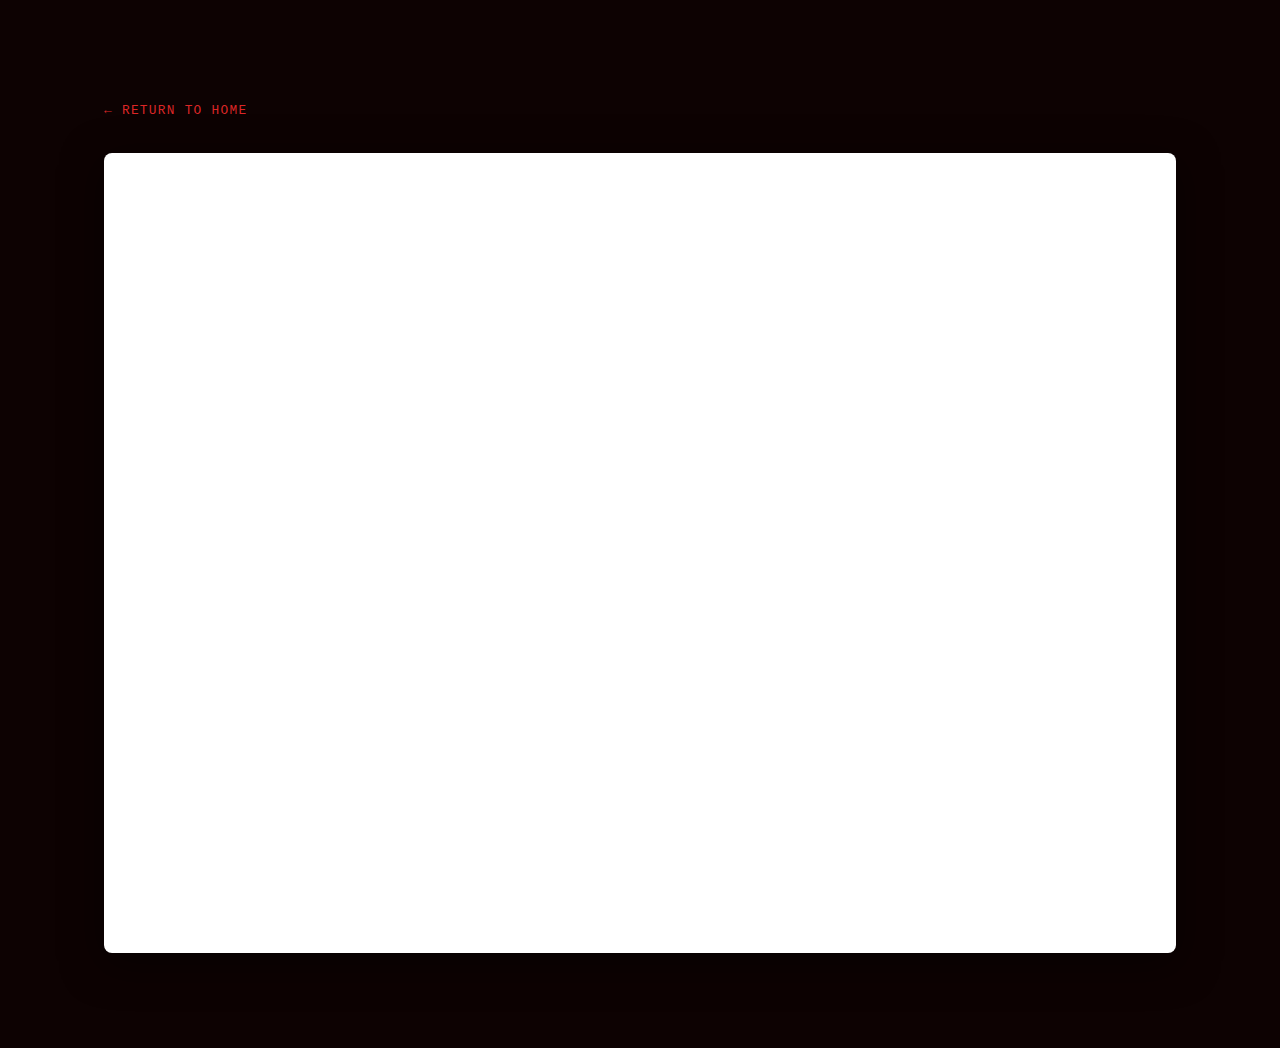
<file: consultation.html>
<!DOCTYPE html>
<html lang="en">

<head>
    <meta charset="UTF-8">
    <meta name="viewport" content="width=device-width, initial-scale=1.0">
    <title>Privacy Policy | The Nth Power</title>
    <link rel="preconnect" href="https://fonts.googleapis.com">
    <link rel="preconnect" href="https://fonts.gstatic.com" crossorigin>
    <link
        href="https://fonts.googleapis.com/css2?family=Outfit:wght@300;400;700&family=Playfair+Display:ital,wght@0,400;0,700;1,400&display=swap"
        rel="stylesheet">
    <link rel="stylesheet" href="style.css">
    <style>
        .privacy-page {
            max-width: 800px;
            margin: 0 auto;
            padding: 8rem 5vw;
            color: #ccc;
            font-family: 'Outfit', sans-serif;
            line-height: 1.6;
        }

        .privacy-page h1 {
            font-family: 'Playfair Display', serif;
            color: #fff;
            font-size: 3rem;
            margin-bottom: 2rem;
            border-bottom: 1px solid var(--accent-red);
            padding-bottom: 1rem;
        }

        .privacy-page h2 {
            font-family: 'Playfair Display', serif;
            color: #fff;
            font-size: 1.8rem;
            margin-top: 3rem;
            margin-bottom: 1rem;
        }

        .privacy-page h3 {
            font-family: 'Inter', monospace;
            color: var(--accent-red);
            font-size: 1.1rem;
            margin-top: 2rem;
            margin-bottom: 0.5rem;
            text-transform: uppercase;
        }

        .privacy-page p {
            margin-bottom: 1rem;
        }

        .privacy-page ul {
            list-style: none;
            padding-left: 1rem;
            margin-bottom: 1rem;
        }

        .privacy-page li {
            position: relative;
            padding-left: 1.5rem;
            margin-bottom: 0.5rem;
        }

        .privacy-page li::before {
            content: '•';
            color: var(--accent-red);
            position: absolute;
            left: 0;
            top: 0;
        }

        .back-link {
            display: inline-block;
            margin-bottom: 2rem;
            color: var(--accent-red);
            text-decoration: none;
            font-family: 'Inter', monospace;
            text-transform: uppercase;
            letter-spacing: 0.1em;
            font-size: 0.8rem;
            transition: opacity 0.3s;
        }

        .back-link:hover {
            opacity: 0.8;
            text-decoration: underline;
        }
    </style>
</head>

<body>
    <div class="noise-overlay"></div>

    <main class="privacy-page" style="max-width: 1200px; padding: 6rem 5vw;">
        <a href="index.html" class="back-link">← Return to Home</a>



        <div class="booking-container"
            style="background: #fff; border-radius: 8px; overflow: hidden; height: 800px; box-shadow: 0 10px 40px rgba(0,0,0,0.5);">
            <iframe src='https://outlook.office.com/book/thenthpower1@thenthpower.com/' width='100%' height='100%'
                scrolling='yes' style='border:0'></iframe>
        </div>
    </main>
</body>

</html>
</file>
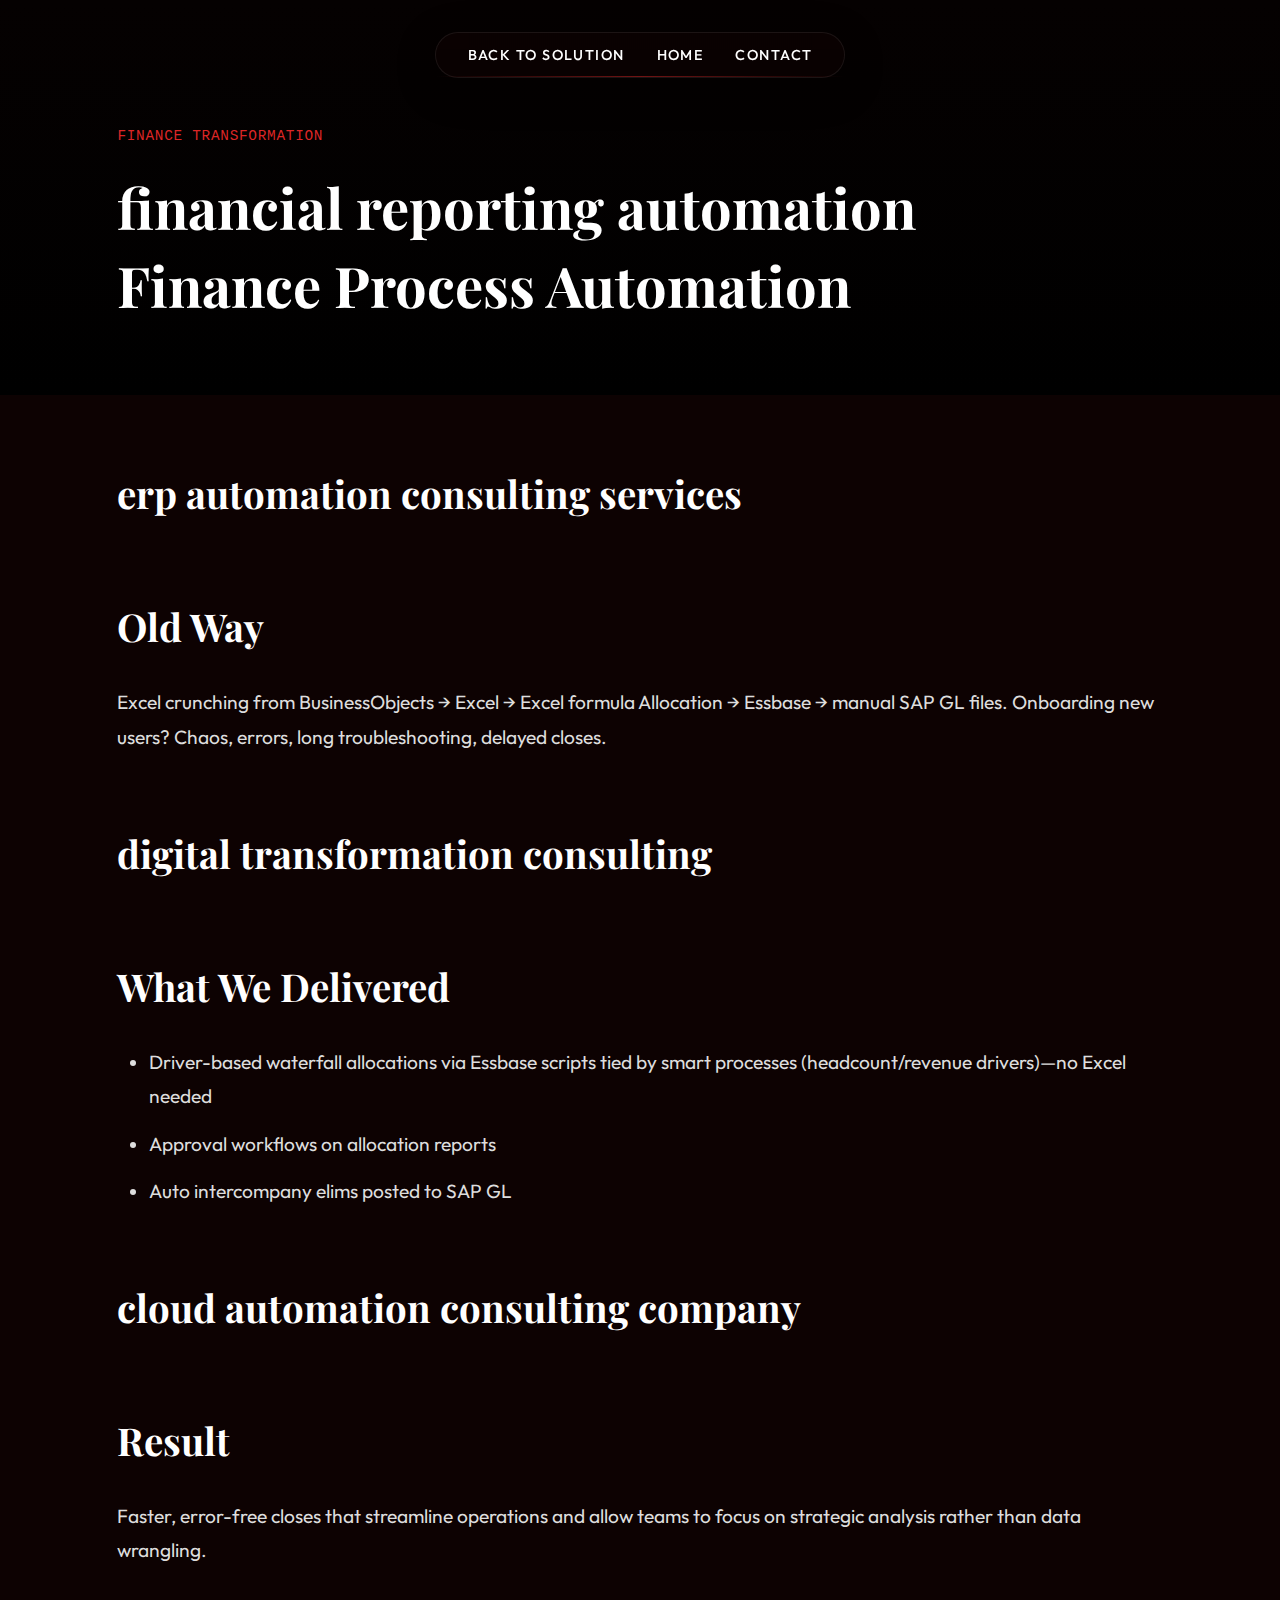
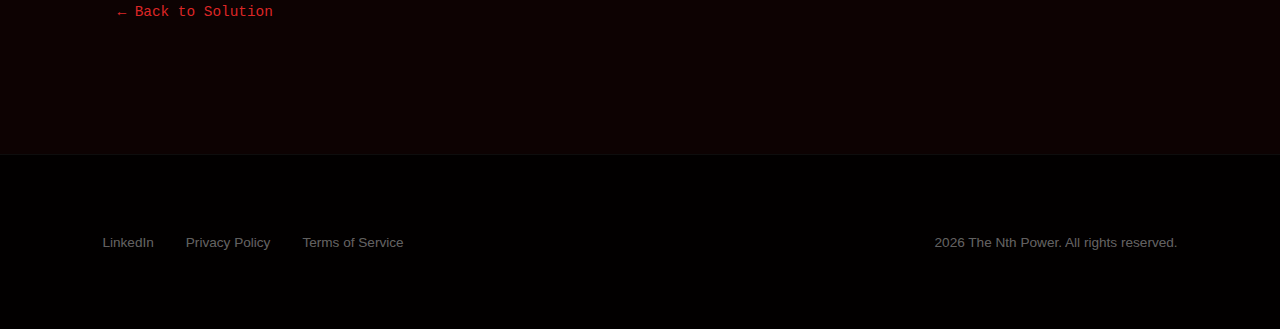
<file: finance-process-automation.html>
<!DOCTYPE html>
<html lang="en">

<head>
    <meta charset="UTF-8">
    <meta name="viewport" content="width=device-width, initial-scale=1.0">
    <meta name="description"
        content="Case study: How The Nth Power transitioned a client from manual Excel inputs to driver-based waterfall allocations using Essbase, eliminating errors and shortening close times.">
    <link rel="canonical" href="https://www.thenthpower.com/blog-posts/finance-process-automation.html">
    <meta property="og:title" content="Finance Process Automation Case Study | The Nth Power">
    <meta property="og:description"
        content="Case study: How The Nth Power transitioned a client from manual Excel inputs to driver-based waterfall allocations using Essbase, eliminating errors and shortening close times.">
    <meta property="og:url" content="https://www.thenthpower.com/blog-posts/finance-process-automation.html">
    <meta property="og:type" content="article">
    <meta property="og:image" content="https://www.thenthpower.com/logo.png">
    <title>Finance Process Automation Case Study | The Nth Power</title>
    <link rel="preconnect" href="https://fonts.googleapis.com">
    <link rel="preconnect" href="https://fonts.gstatic.com" crossorigin>
    <link
        href="https://fonts.googleapis.com/css2?family=Outfit:wght@300;400;700&family=Playfair+Display:ital,wght@0,400;0,700;1,400&display=swap"
        rel="stylesheet">
    <link rel="stylesheet" href="../style.css">
    <link rel="icon" type="image/png" href="../Nth_Favicon.png">
    <style>
        .blog-post-header {
            padding: 8rem 0 4rem 0;
            background: linear-gradient(to bottom, #050101, #000);
            text-align: left;
        }

        .blog-post-header h1,
        .blog-post-header h3 {
            font-family: 'Playfair Display', serif;
            font-size: clamp(2.2rem, 4.5vw, 3.5rem);
            color: #fff;
            margin-bottom: 1rem;
            line-height: 1.1;
        }

        .blog-post-meta {
            font-family: 'Inter', monospace;
            color: var(--accent-red);
            font-size: 0.9rem;
            letter-spacing: 0.05em;
            text-transform: uppercase;
            margin-bottom: 2rem;
            display: block;
        }

        .blog-post-content {
            padding-bottom: 6rem;
            max-width: 1250px;
            margin: 3rem auto 0 auto;
            /* Same width as header container */
            color: #ddd;
            font-size: 1.2rem;
            line-height: 1.8;
            font-family: 'Outfit', sans-serif;
        }

        .blog-post-content p {
            margin-bottom: 1.5rem;
        }

        .blog-post-content h2,
        .blog-post-content h4 {
            font-family: 'Playfair Display', serif;
            color: #fff;
            margin-top: 4rem;
            margin-bottom: 1.5rem;
            font-size: clamp(1.8rem, 3vw, 2.5rem);
        }

        .blog-post-content h3,
        .blog-post-content h5 {
            font-family: 'Inter', sans-serif;
            color: #eee;
            margin-top: 2.5rem;
            margin-bottom: 1rem;
            font-size: 1.2rem;
            text-transform: uppercase;
            letter-spacing: 0.1em;
        }

        .blog-post-content ul,
        .blog-post-content ol {
            margin-bottom: 2rem;
            padding-left: 2rem;
        }

        .blog-post-content li {
            margin-bottom: 0.8rem;
        }

        /* Removed code-block styles as they are no longer needed for this conceptual post */

        .back-link {
            display: inline-block;
            margin-bottom: 2rem;
            color: var(--accent-red);
            text-decoration: none;
            font-family: 'Inter', monospace;
            font-size: 0.9rem;
            transition: opacity 0.3s;
        }

        .back-link:hover {
            opacity: 0.8;
            text-decoration: underline;
        }

        @media (max-width: 768px) {

            .blog-post-header h1,
            .blog-post-header h3 {
                font-size: 2.2rem;
            }

            .blog-post-header {
                padding: 6rem 0 3rem 0;
            }

            .blog-post-content {
                padding: 0 1rem 6rem 1rem;
                /* More horizontal padding preventing edge jamming */
            }

            .blog-post-meta {
                margin-bottom: 1rem;
            }
        }
    </style>
</head>

<body>
    <div class="noise-overlay"></div>

    <nav class="floating-nav">
        <div class="nav-pill">
            <a href="../solution-finance-transformation.html" class="nav-item">Back to Solution</a>
            <a href="../index.html" class="nav-item">Home</a>
            <a href="../index.html#contact" class="nav-item">Contact</a>
        </div>
    </nav>

    <article>
        <header class="blog-post-header">
            <div class="container" style="max-width: 1250px;">
                <span class="blog-post-meta">Finance Transformation</span>
                <h1 class="sr-only">financial reporting automation</h1>
                <h3>Finance Process Automation</h3>
            </div>
        </header>

        <div class="container blog-post-content">
            <h2 class="sr-only">erp automation consulting services</h2>
            <h4>Old Way</h4>
            <p>Excel crunching from BusinessObjects &rarr; Excel &rarr; Excel formula Allocation &rarr; Essbase &rarr;
                manual SAP GL files. Onboarding new users? Chaos, errors, long troubleshooting, delayed closes.</p>

            <h2 class="sr-only">digital transformation consulting</h2>
            <h4>What We Delivered</h4>
            <ul>
                <li>Driver-based waterfall allocations via Essbase scripts tied by smart processes (headcount/revenue
                    drivers)—no Excel needed</li>
                <li>Approval workflows on allocation reports</li>
                <li>Auto intercompany elims posted to SAP GL</li>
            </ul>

            <h2 class="sr-only">cloud automation consulting company</h2>
            <h4>Result</h4>
            <p>Faster, error-free closes that streamline operations and allow teams to focus on strategic analysis
                rather than data wrangling.</p>

            <a href="../solution-finance-transformation.html" class="back-link">&larr; Back to Solution</a>
        </div>
    </article>


    <footer class="main-footer">
        <div class="container footer-bottom">
            <div class="social-links">
                <a href="https://www.linkedin.com/company/the-nth-power-inc." target="_blank">LinkedIn</a>
                <a href="../privacy-policy.html">Privacy Policy</a>
                <a href="../terms-of-service.html">Terms of Service</a>
            </div>
            <span>2026 The Nth Power. All rights reserved.</span>
        </div>
    </footer>
</body>

</html>
</file>
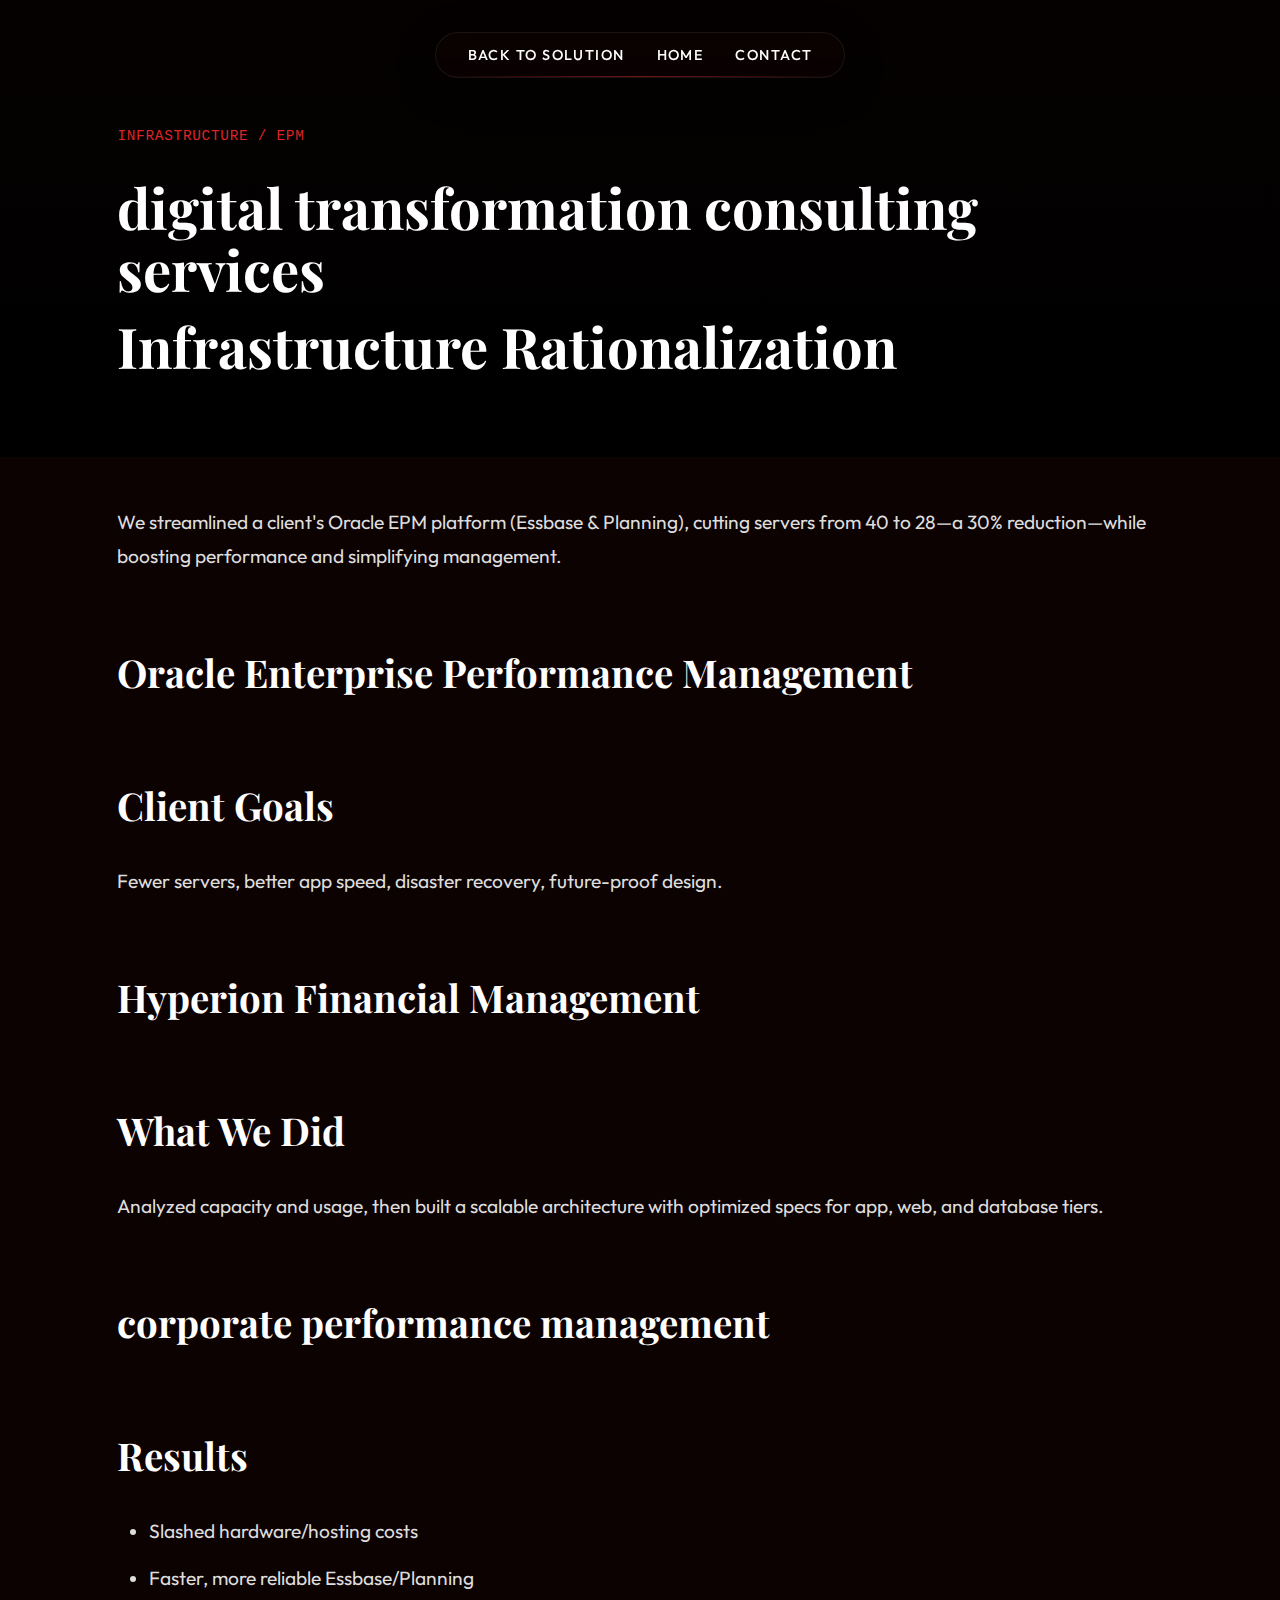
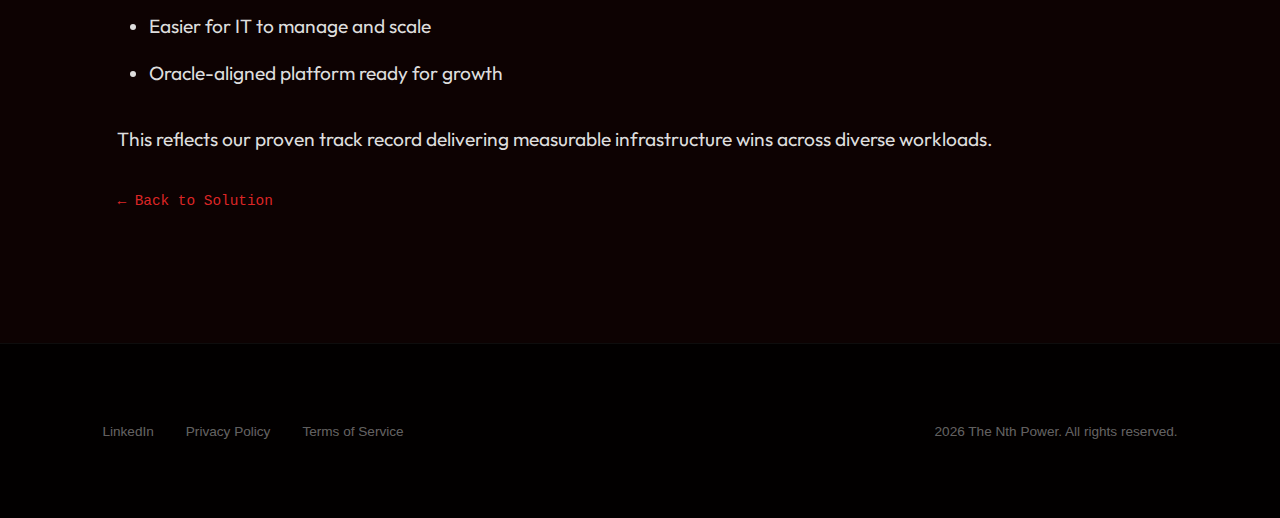
<file: infrastructure-rationalization.html>
<!DOCTYPE html>
<html lang="en">

<head>
    <meta charset="UTF-8">
    <meta name="viewport" content="width=device-width, initial-scale=1.0">
    <meta name="description"
        content="Case study: Learn how The Nth Power streamlined an Oracle EPM platform, reducing server footprint by 30% while dramatically increasing application speed and disaster recovery readiness.">
    <link rel="canonical" href="https://www.thenthpower.com/blog-posts/infrastructure-rationalization.html">
    <meta property="og:title" content="Architecture Rationalization Case Study | The Nth Power">
    <meta property="og:description"
        content="Case study: Learn how The Nth Power streamlined an Oracle EPM platform, reducing server footprint by 30% while dramatically increasing application speed and disaster recovery readiness.">
    <meta property="og:url" content="https://www.thenthpower.com/blog-posts/infrastructure-rationalization.html">
    <meta property="og:type" content="article">
    <meta property="og:image" content="https://www.thenthpower.com/logo.png">
    <title>Architecture Rationalization Case Study | The Nth Power</title>
    <link rel="preconnect" href="https://fonts.googleapis.com">
    <link rel="preconnect" href="https://fonts.gstatic.com" crossorigin>
    <link
        href="https://fonts.googleapis.com/css2?family=Outfit:wght@300;400;700&family=Playfair+Display:ital,wght@0,400;0,700;1,400&display=swap"
        rel="stylesheet">
    <link rel="stylesheet" href="../style.css">
    <link rel="icon" type="image/png" href="../Nth_Favicon.png">
    <style>
        .blog-post-header {
            padding: 8rem 0 4rem 0;
            background: linear-gradient(to bottom, #050101, #000);
            text-align: left;
        }

        .blog-post-header h1,
        .blog-post-header h3 {
            font-family: 'Playfair Display', serif;
            font-size: clamp(2.2rem, 4.5vw, 3.5rem);
            color: #fff;
            margin-bottom: 1rem;
            line-height: 1.1;
        }

        .blog-post-meta {
            font-family: 'Inter', monospace;
            color: var(--accent-red);
            font-size: 0.9rem;
            letter-spacing: 0.05em;
            text-transform: uppercase;
            margin-bottom: 2rem;
            display: block;
        }

        .blog-post-content {
            padding-bottom: 6rem;
            max-width: 1250px;
            margin: 3rem auto 0 auto;
            /* Same width as header container */
            color: #ddd;
            font-size: 1.2rem;
            line-height: 1.8;
            font-family: 'Outfit', sans-serif;
        }

        .blog-post-content p {
            margin-bottom: 1.5rem;
        }

        .blog-post-content h2,
        .blog-post-content h4 {
            font-family: 'Playfair Display', serif;
            color: #fff;
            margin-top: 4rem;
            margin-bottom: 1.5rem;
            font-size: clamp(1.8rem, 3vw, 2.5rem);
        }

        .blog-post-content h3,
        .blog-post-content h5 {
            font-family: 'Inter', sans-serif;
            color: #eee;
            margin-top: 2.5rem;
            margin-bottom: 1rem;
            font-size: 1.2rem;
            text-transform: uppercase;
            letter-spacing: 0.1em;
        }

        .blog-post-content ul,
        .blog-post-content ol {
            margin-bottom: 2rem;
            padding-left: 2rem;
        }

        .blog-post-content li {
            margin-bottom: 0.8rem;
        }

        /* Removed code-block styles as they are no longer needed for this conceptual post */

        .back-link {
            display: inline-block;
            margin-bottom: 2rem;
            color: var(--accent-red);
            text-decoration: none;
            font-family: 'Inter', monospace;
            font-size: 0.9rem;
            transition: opacity 0.3s;
        }

        .back-link:hover {
            opacity: 0.8;
            text-decoration: underline;
        }

        @media (max-width: 768px) {

            .blog-post-header h1,
            .blog-post-header h3 {
                font-size: 2.2rem;
            }

            .blog-post-header {
                padding: 6rem 0 3rem 0;
            }

            .blog-post-content {
                padding: 0 1rem 6rem 1rem;
                /* More horizontal padding preventing edge jamming */
            }

            .blog-post-meta {
                margin-bottom: 1rem;
            }
        }
    </style>
</head>

<body>
    <div class="noise-overlay"></div>

    <nav class="floating-nav">
        <div class="nav-pill">
            <a href="../solution-infrastructure.html" class="nav-item">Back to Solution</a>
            <a href="../index.html" class="nav-item">Home</a>
            <a href="../index.html#contact" class="nav-item">Contact</a>
        </div>
    </nav>

    <article>
        <header class="blog-post-header">
            <div class="container" style="max-width: 1250px;">
                <span class="blog-post-meta">Infrastructure / EPM</span>
                <h1 class="sr-only">digital transformation consulting services</h1>
                <h3>Infrastructure Rationalization</h3>
            </div>
        </header>

        <div class="container blog-post-content">
            <p>We streamlined a client's Oracle EPM platform (Essbase & Planning), cutting servers from 40 to 28—a 30%
                reduction—while boosting performance and simplifying management.</p>

            <h2 class="sr-only">Oracle Enterprise Performance Management</h2>
            <h4>Client Goals</h4>
            <p>Fewer servers, better app speed, disaster recovery, future-proof design.</p>

            <h2 class="sr-only">Hyperion Financial Management</h2>
            <h4>What We Did</h4>
            <p>Analyzed capacity and usage, then built a scalable architecture with optimized specs for app, web, and
                database tiers.</p>

            <h2 class="sr-only">corporate performance management</h2>
            <h4>Results</h4>
            <ul>
                <li>Slashed hardware/hosting costs</li>
                <li>Faster, more reliable Essbase/Planning</li>
                <li>Easier for IT to manage and scale</li>
                <li>Oracle-aligned platform ready for growth</li>
            </ul>

            <p>This reflects our proven track record delivering measurable infrastructure wins across diverse workloads.
            </p>

            <a href="../solution-infrastructure.html" class="back-link">&larr; Back to Solution</a>
        </div>
    </article>


    <footer class="main-footer">
        <div class="container footer-bottom">
            <div class="social-links">
                <a href="https://www.linkedin.com/company/the-nth-power-inc." target="_blank">LinkedIn</a>
                <a href="../privacy-policy.html">Privacy Policy</a>
                <a href="../terms-of-service.html">Terms of Service</a>
            </div>
            <span>2026 The Nth Power. All rights reserved.</span>
        </div>
    </footer>
</body>

</html>
</file>
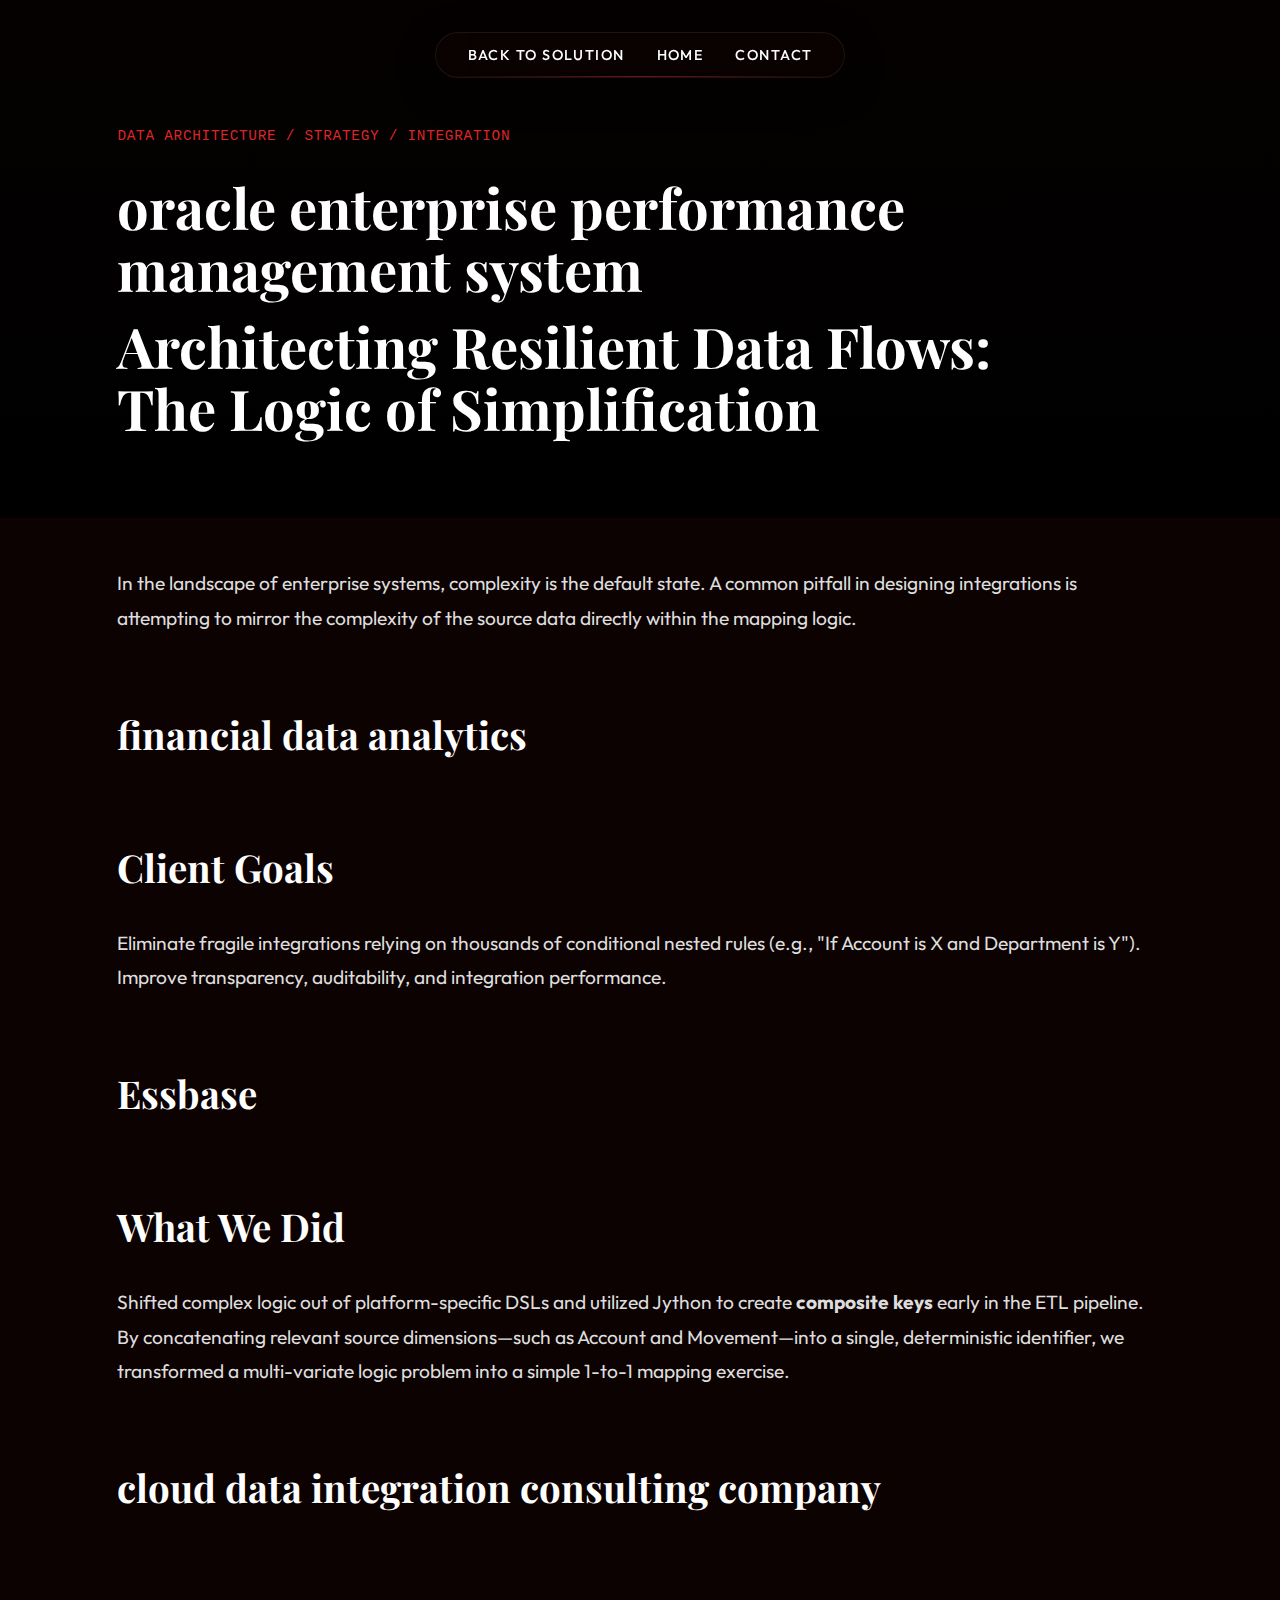
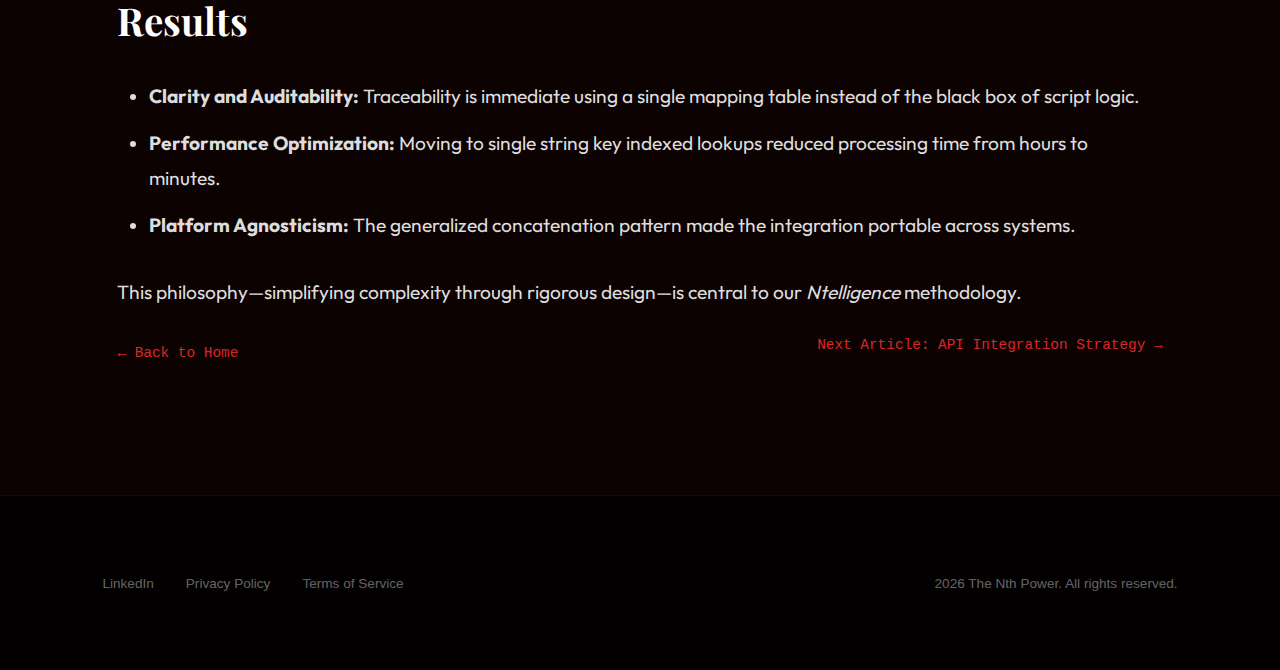
<file: jython-fdmee-concat.html>
<!DOCTYPE html>
<html lang="en">

<head>
    <meta charset="UTF-8">
    <meta name="viewport" content="width=device-width, initial-scale=1.0">
    <meta name="description"
        content="Case study: A practical guide to cleaner FDMEE scripts, demonstrating how The Nth Power uses Jython to create deterministic composite keys for improved integration performance.">
    <link rel="canonical" href="https://www.thenthpower.com/blog-posts/jython-fdmee-concat.html">
    <meta property="og:title" content="Jython FDMEE Data Flows Case Study | The Nth Power">
    <meta property="og:description"
        content="Case study: A practical guide to cleaner FDMEE scripts, demonstrating how The Nth Power uses Jython to create deterministic composite keys for improved integration performance.">
    <meta property="og:url" content="https://www.thenthpower.com/blog-posts/jython-fdmee-concat.html">
    <meta property="og:type" content="article">
    <meta property="og:image" content="https://www.thenthpower.com/logo.png">
    <title>Jython FDMEE Data Flows Case Study | The Nth Power</title>
    <link rel="preconnect" href="https://fonts.googleapis.com">
    <link rel="preconnect" href="https://fonts.gstatic.com" crossorigin>
    <link
        href="https://fonts.googleapis.com/css2?family=Outfit:wght@300;400;700&family=Playfair+Display:ital,wght@0,400;0,700;1,400&display=swap"
        rel="stylesheet">
    <link rel="stylesheet" href="../style.css">
    <link rel="icon" type="image/png" href="../Nth_Favicon.png">
    <style>
        .blog-post-header {
            padding: 8rem 0 4rem 0;
            background: linear-gradient(to bottom, #050101, #000);
            text-align: left;
        }

        .blog-post-header h1,
        .blog-post-header h3 {
            font-family: 'Playfair Display', serif;
            font-size: clamp(2.2rem, 4.5vw, 3.5rem);
            color: #fff;
            margin-bottom: 1rem;
            line-height: 1.1;
        }

        .blog-post-meta {
            font-family: 'Inter', monospace;
            color: var(--accent-red);
            font-size: 0.9rem;
            letter-spacing: 0.05em;
            text-transform: uppercase;
            margin-bottom: 2rem;
            display: block;
        }

        .blog-post-content {
            padding-bottom: 6rem;
            max-width: 1250px;
            margin: 3rem auto 0 auto;
            /* Same width as header container */
            color: #ddd;
            font-size: 1.2rem;
            line-height: 1.8;
            font-family: 'Outfit', sans-serif;
        }

        .blog-post-content p {
            margin-bottom: 1.5rem;
        }

        .blog-post-content h2,
        .blog-post-content h4 {
            font-family: 'Playfair Display', serif;
            color: #fff;
            margin-top: 4rem;
            margin-bottom: 1.5rem;
            font-size: clamp(1.8rem, 3vw, 2.5rem);
        }

        .blog-post-content h3,
        .blog-post-content h5 {
            font-family: 'Inter', sans-serif;
            color: #eee;
            margin-top: 2.5rem;
            margin-bottom: 1rem;
            font-size: 1.2rem;
            text-transform: uppercase;
            letter-spacing: 0.1em;
        }

        .blog-post-content ul,
        .blog-post-content ol {
            margin-bottom: 2rem;
            padding-left: 2rem;
        }

        .blog-post-content li {
            margin-bottom: 0.8rem;
        }

        /* Removed code-block styles as they are no longer needed for this conceptual post */

        .back-link {
            display: inline-block;
            margin-bottom: 2rem;
            color: var(--accent-red);
            text-decoration: none;
            font-family: 'Inter', monospace;
            font-size: 0.9rem;
            transition: opacity 0.3s;
        }

        .back-link:hover {
            opacity: 0.8;
            text-decoration: underline;
        }

        @media (max-width: 768px) {

            .blog-post-header h1,
            .blog-post-header h3 {
                font-size: 2.2rem;
            }

            .blog-post-header {
                padding: 6rem 0 3rem 0;
            }

            .blog-post-content {
                padding: 0 1rem 6rem 1rem;
                /* More horizontal padding preventing edge jamming */
            }

            .blog-post-meta {
                margin-bottom: 1rem;
            }
        }
    </style>
</head>

<body>
    <div class="noise-overlay"></div>

    <nav class="floating-nav">
        <div class="nav-pill">
            <a href="../solution-data-integration.html" class="nav-item">Back to Solution</a>
            <a href="../index.html" class="nav-item">Home</a>
            <a href="../index.html#contact" class="nav-item">Contact</a>
        </div>
    </nav>

    <article>
        <header class="blog-post-header">
            <div class="container" style="max-width: 1250px;">
                <span class="blog-post-meta">Data Architecture / Strategy / Integration</span>
                <h1 class="sr-only">oracle enterprise performance management system</h1>
                <h3>Architecting Resilient Data Flows:<br><span style="white-space: nowrap;">The Logic of
                        Simplification</span></h3>
            </div>
        </header>

        <div class="container blog-post-content">
            <p>In the landscape of enterprise systems, complexity is the default state. A common pitfall in designing
                integrations is attempting to mirror the complexity of the source data directly within the mapping
                logic.</p>

            <h2 class="sr-only">financial data analytics</h2>
            <h4>Client Goals</h4>
            <p>Eliminate fragile integrations relying on thousands of conditional nested rules (e.g., "If Account is X
                and Department is Y"). Improve transparency, auditability, and integration performance.</p>

            <h2 class="sr-only">Essbase</h2>
            <h4>What We Did</h4>
            <p>Shifted complex logic out of platform-specific DSLs and utilized Jython to create <strong>composite
                    keys</strong> early in the ETL pipeline. By concatenating relevant source dimensions—such as Account
                and Movement—into a single, deterministic identifier, we transformed a multi-variate logic problem into
                a simple 1-to-1 mapping exercise.</p>

            <h2 class="sr-only">cloud data integration consulting company</h2>
            <h4>Results</h4>
            <ul>
                <li><strong>Clarity and Auditability:</strong> Traceability is immediate using a single mapping table
                    instead of the black box of script logic.</li>
                <li><strong>Performance Optimization:</strong> Moving to single string key indexed lookups reduced
                    processing time from hours to minutes.</li>
                <li><strong>Platform Agnosticism:</strong> The generalized concatenation pattern made the integration
                    portable across systems.</li>
            </ul>

            <p>This philosophy—simplifying complexity through rigorous design—is central to our <em>Ntelligence</em>
                methodology.</p>

            <a href="./onestream-rest-api.html" class="back-link" style="float: right;">Next Article: API Integration
                Strategy &rarr;</a>
            <a href="../index.html" class="back-link">&larr; Back to Home</a>
        </div>
    </article>


    <footer class="main-footer">
        <div class="container footer-bottom">
            <div class="social-links">
                <a href="https://www.linkedin.com/company/the-nth-power-inc." target="_blank">LinkedIn</a>
                <a href="../privacy-policy.html">Privacy Policy</a>
                <a href="../terms-of-service.html">Terms of Service</a>
            </div>
            <span>2026 The Nth Power. All rights reserved.</span>
        </div>
    </footer>
</body>

</html>
</file>
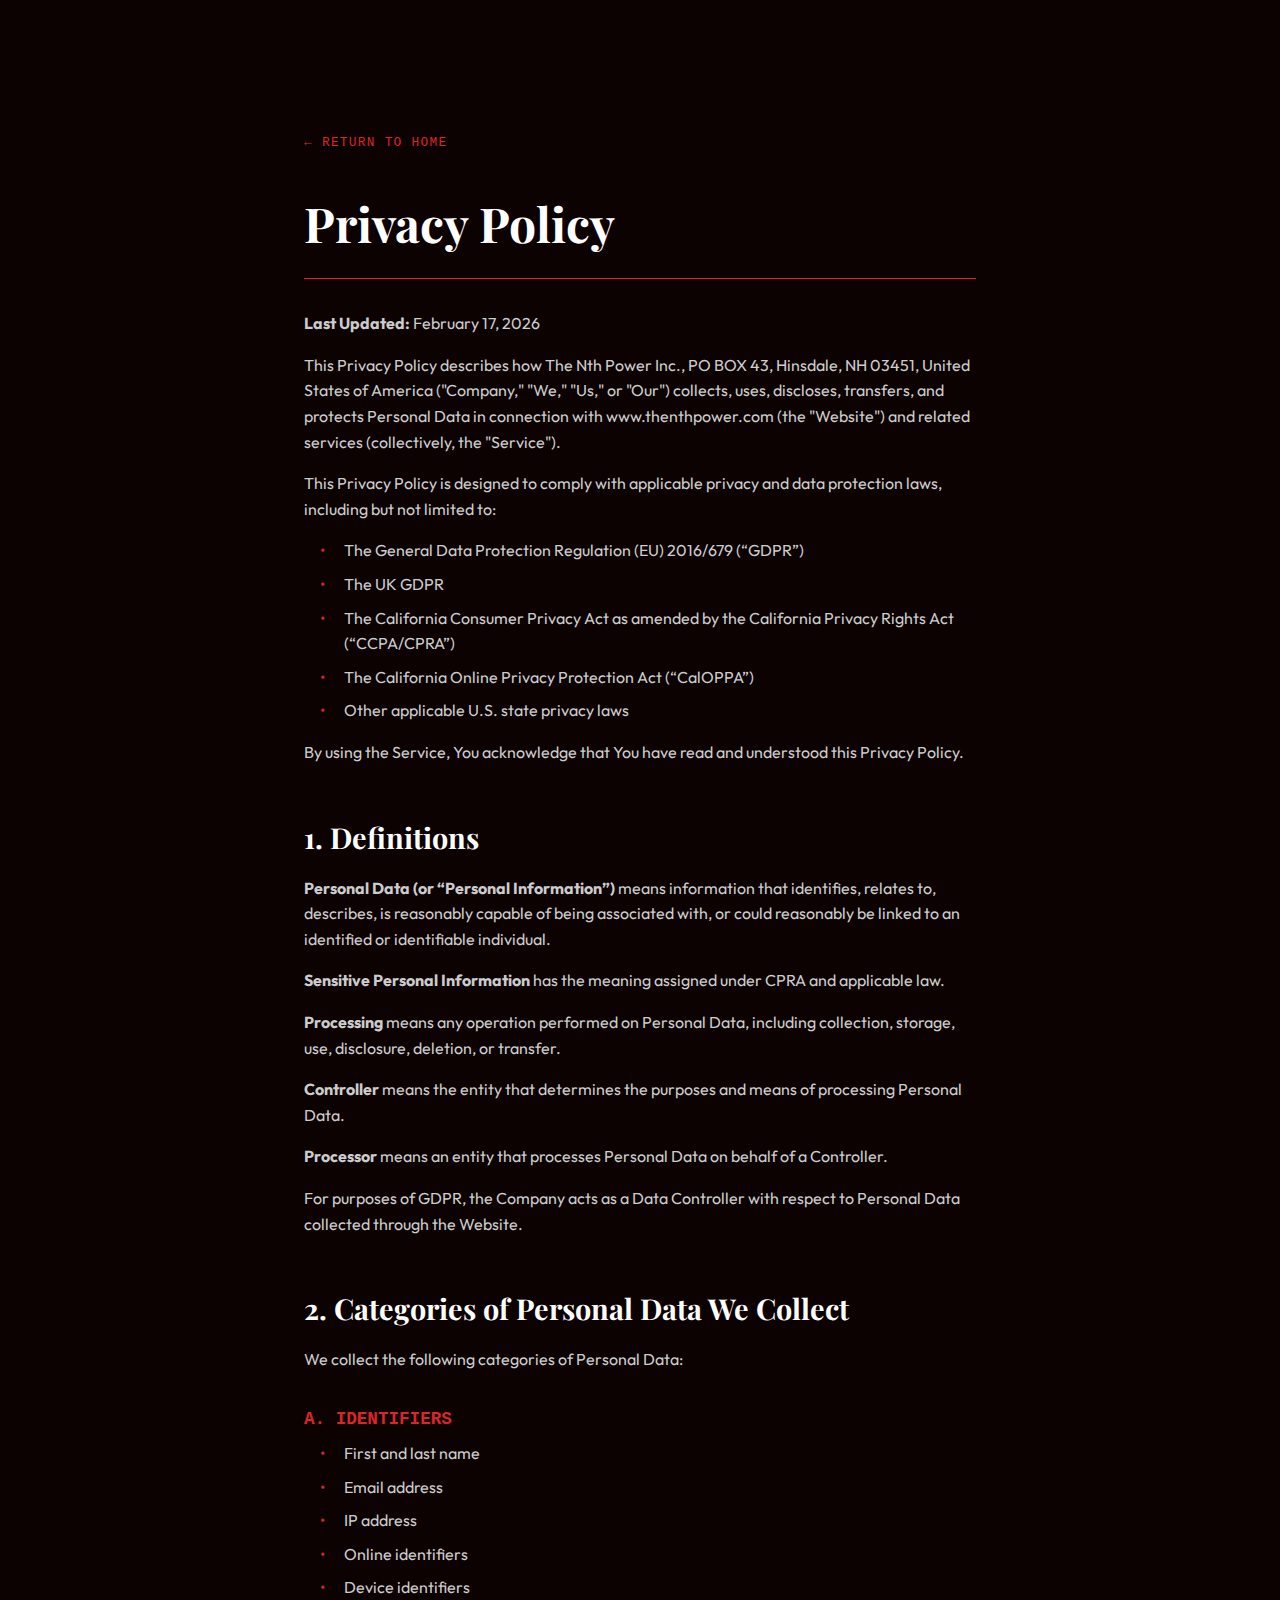
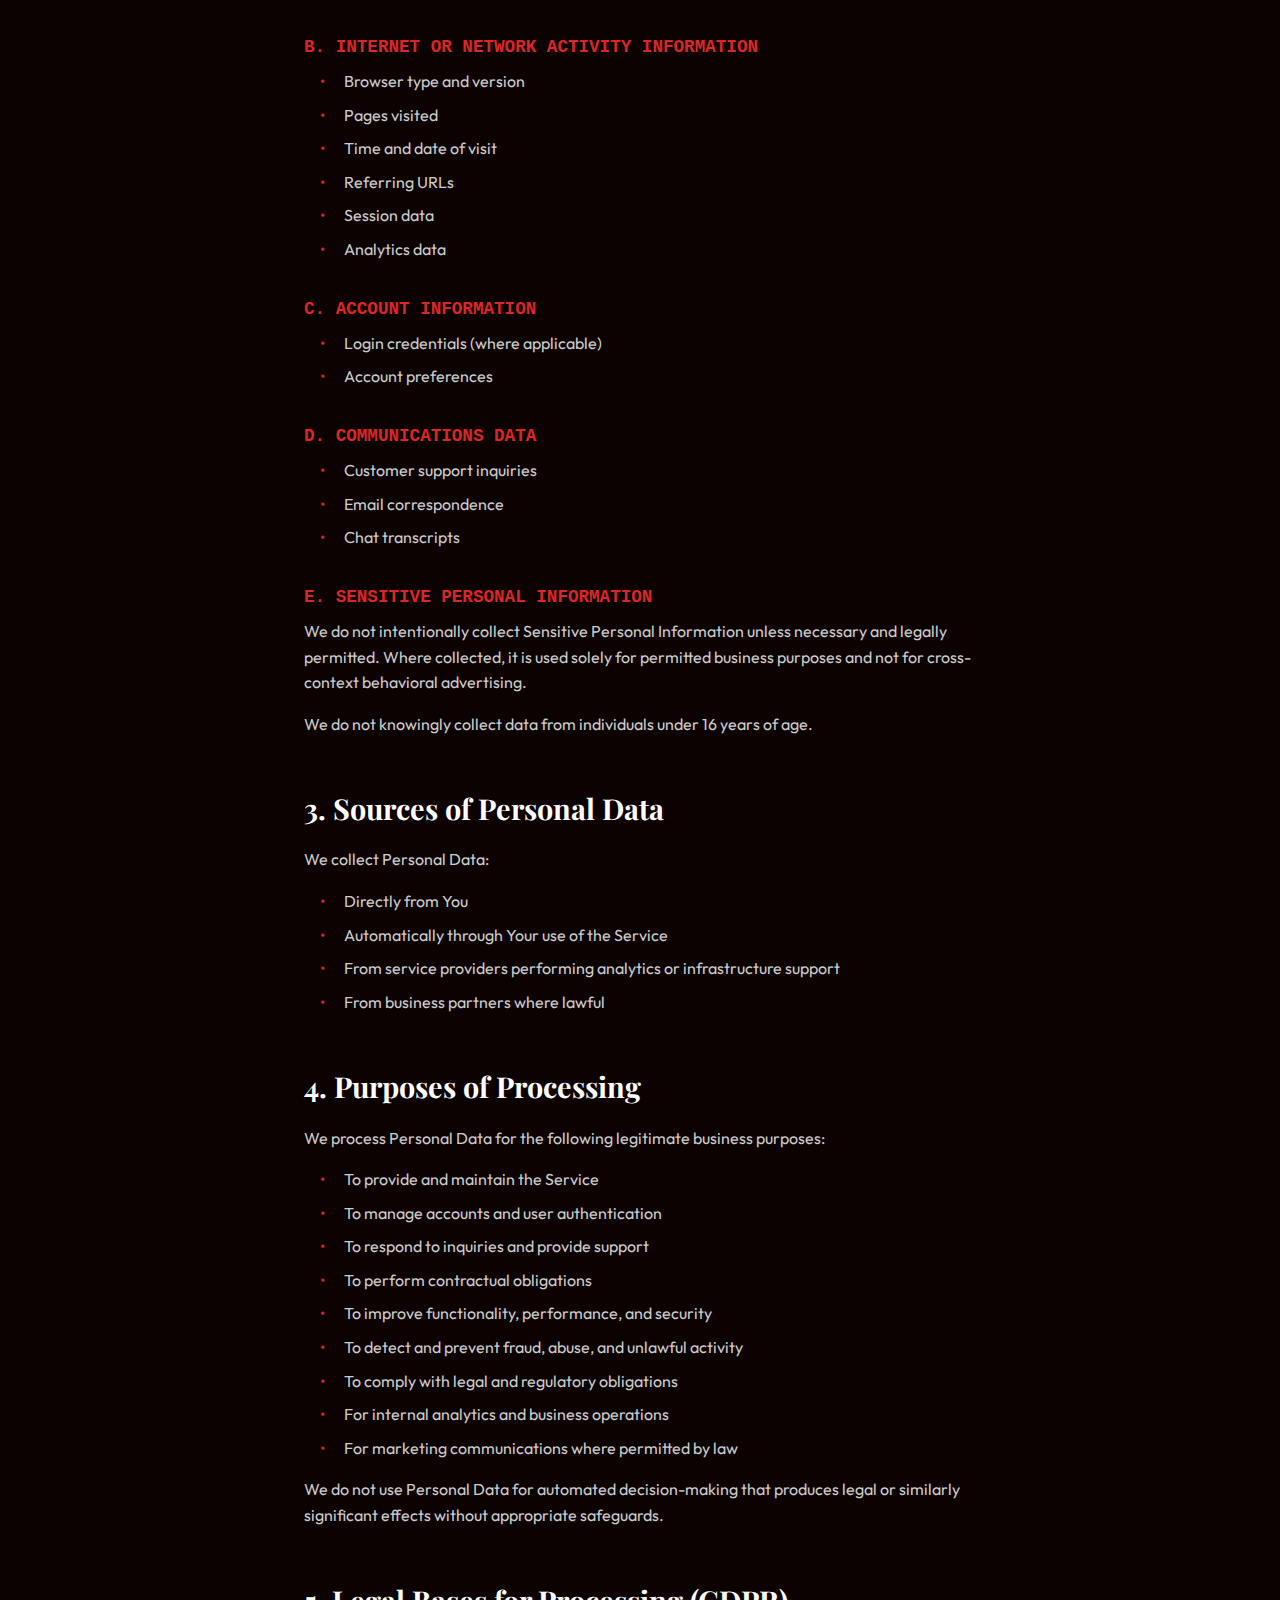
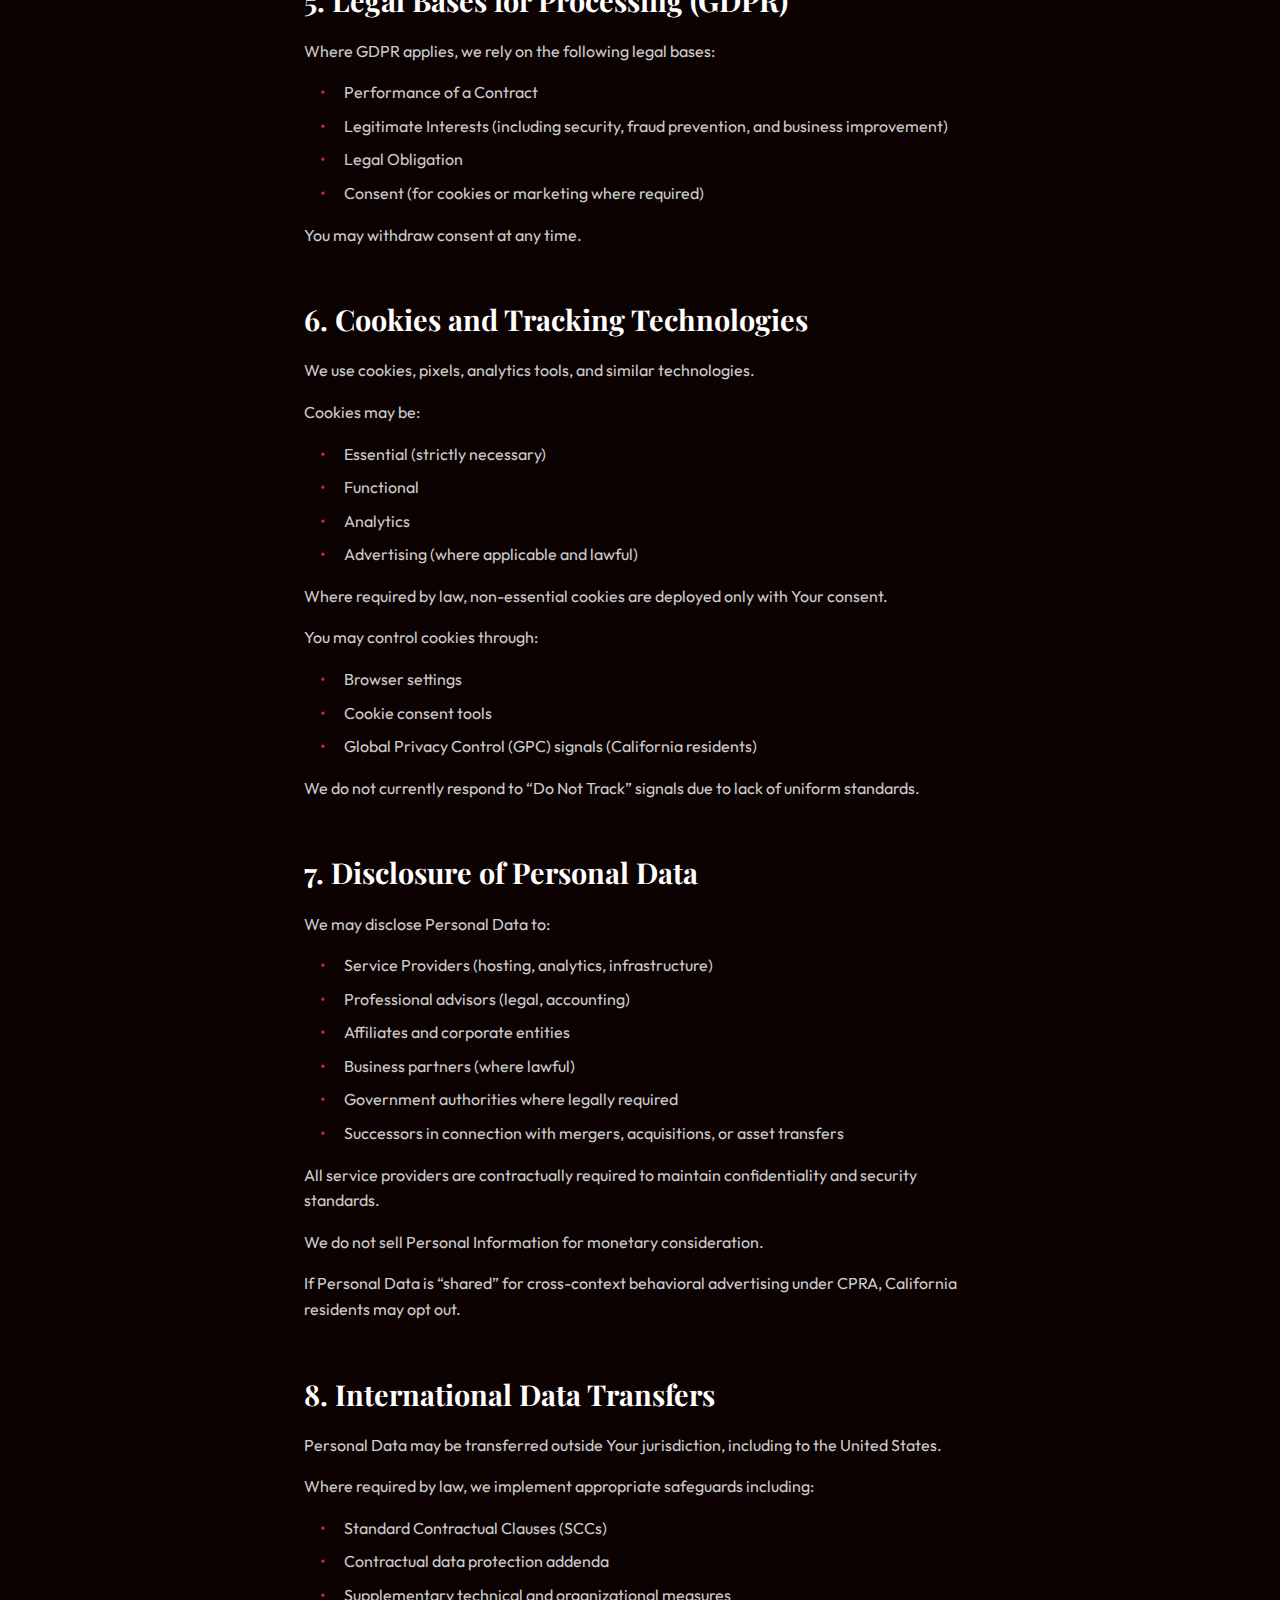
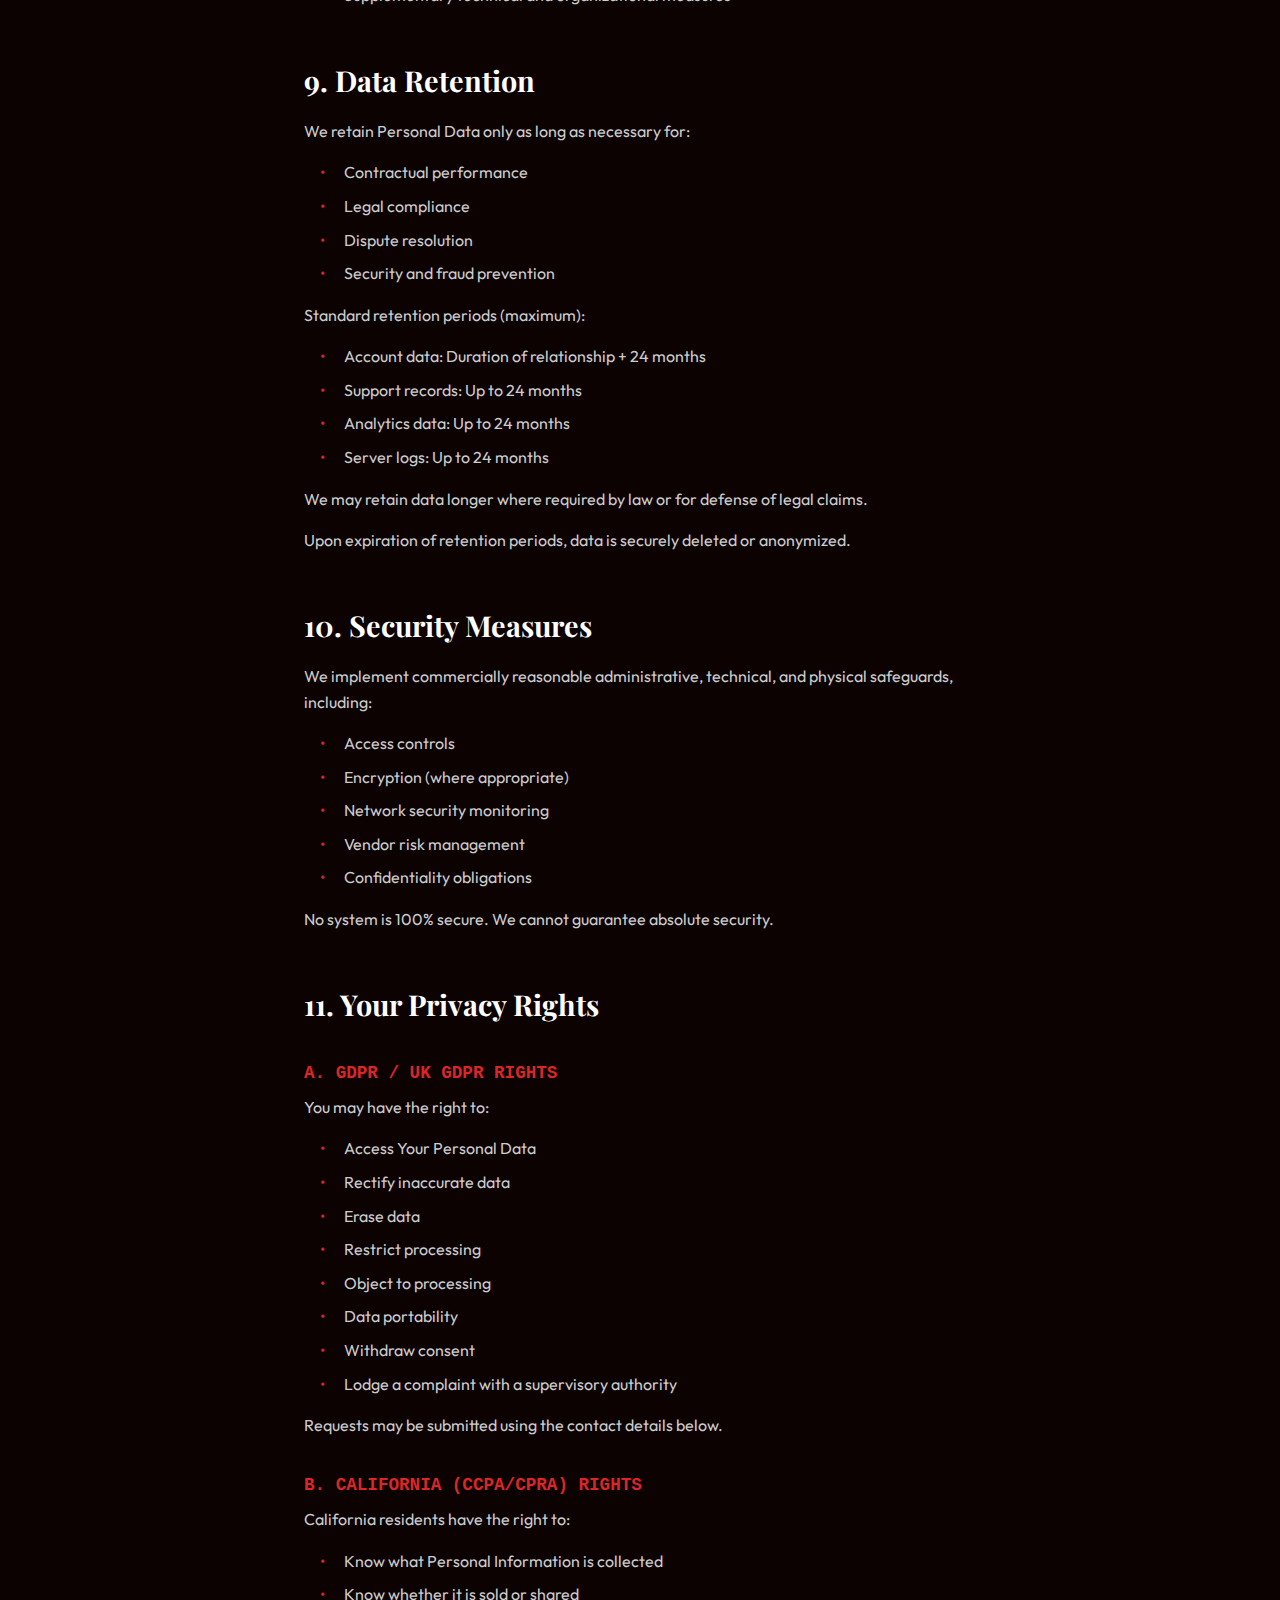
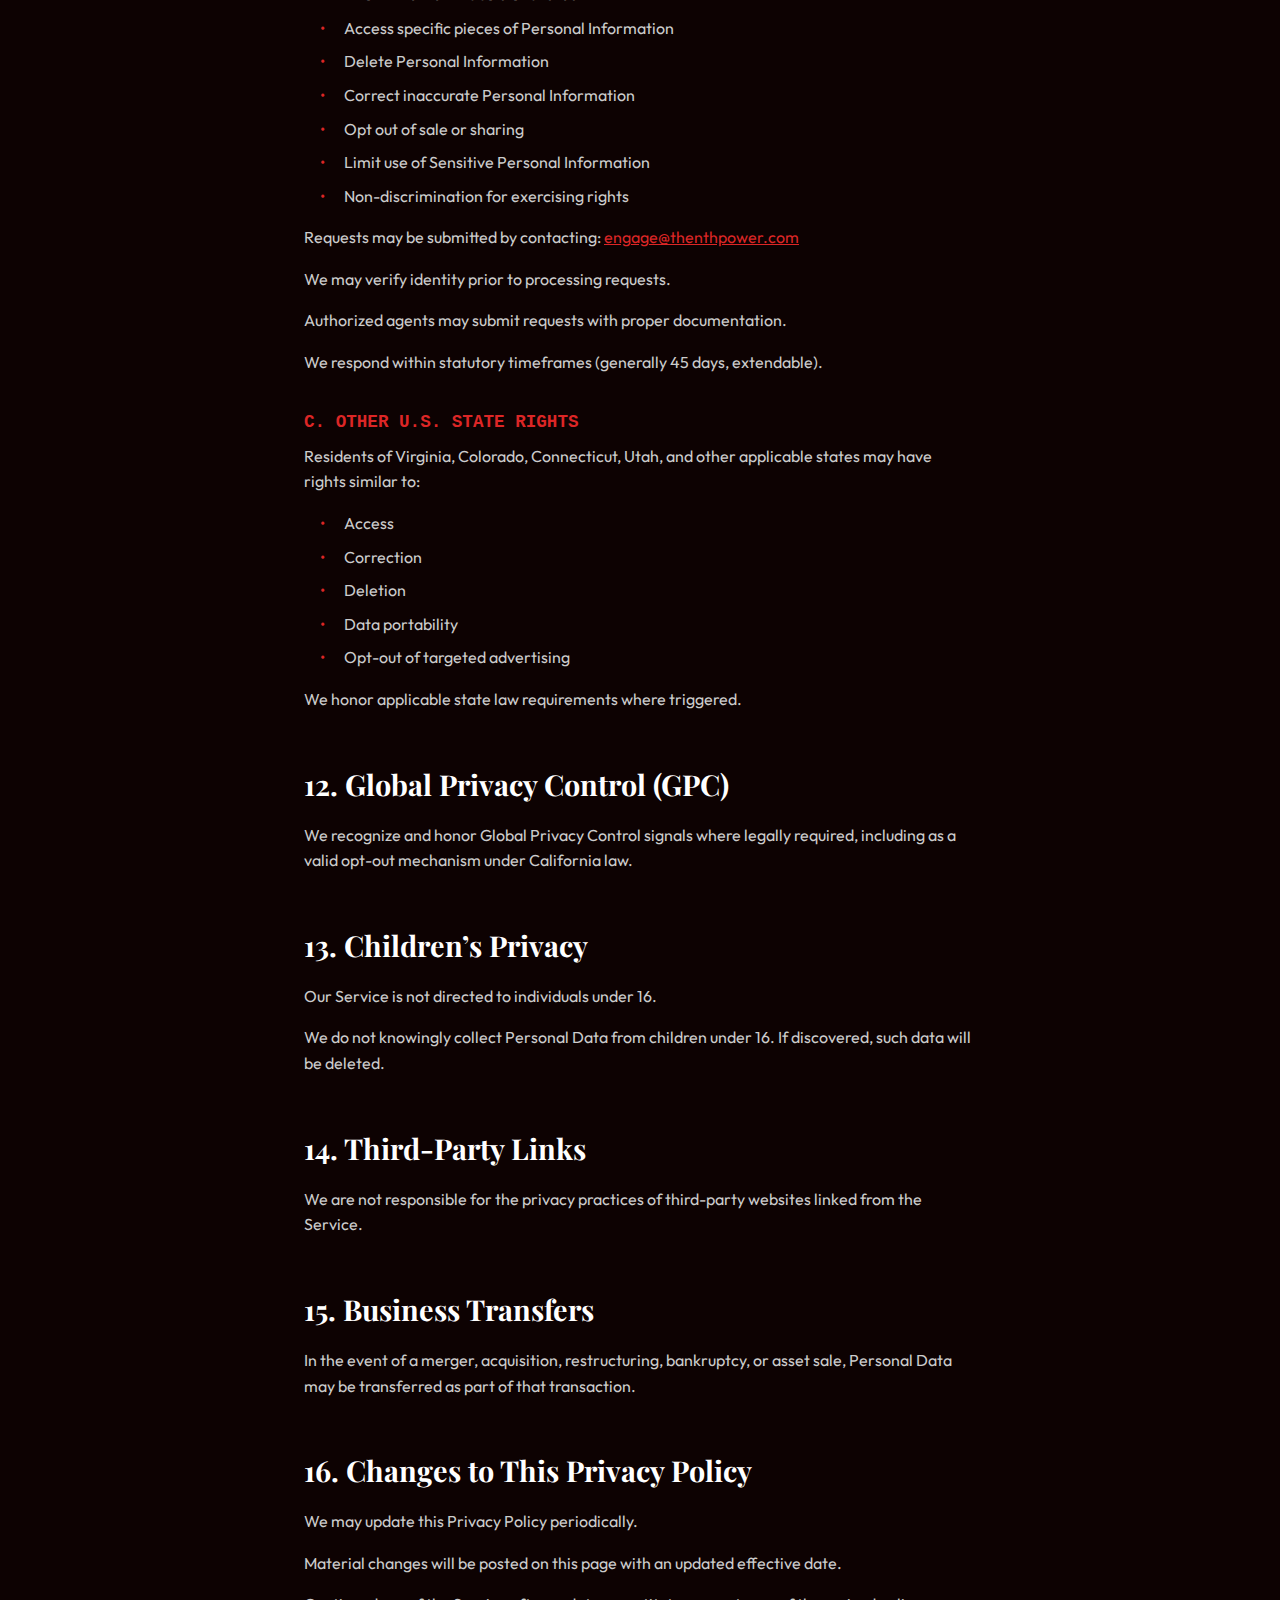
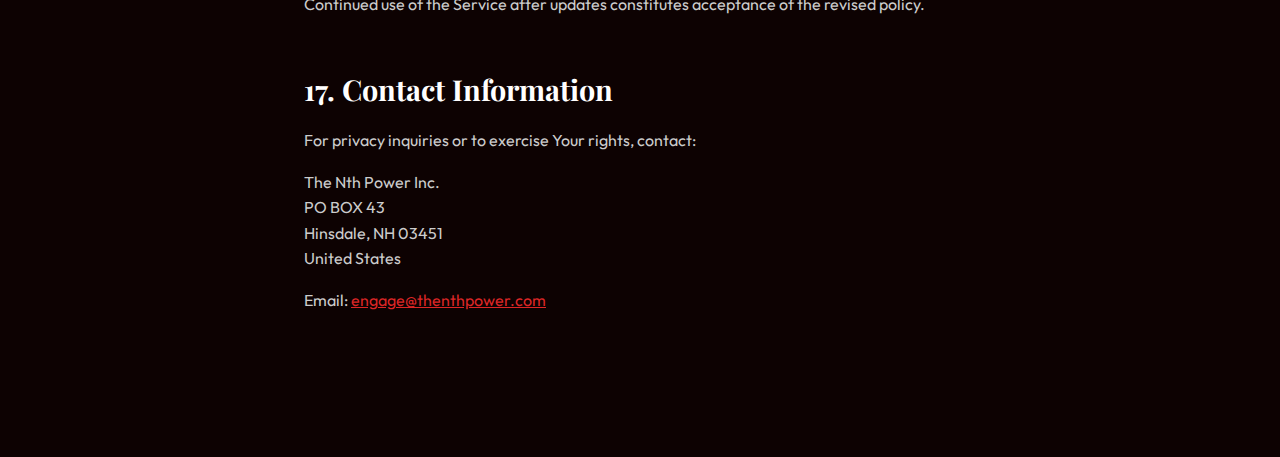
<file: privacy-policy.html>
<!DOCTYPE html>
<html lang="en">

<head>
    <meta charset="UTF-8">
    <meta name="viewport" content="width=device-width, initial-scale=1.0">
    <title>Privacy Policy | The Nth Power</title>
    <link rel="preconnect" href="https://fonts.googleapis.com">
    <link rel="preconnect" href="https://fonts.gstatic.com" crossorigin>
    <link
        href="https://fonts.googleapis.com/css2?family=Outfit:wght@300;400;700&family=Playfair+Display:ital,wght@0,400;0,700;1,400&display=swap"
        rel="stylesheet">
    <link rel="stylesheet" href="style.css">
    <style>
        .privacy-page {
            max-width: 800px;
            margin: 0 auto;
            padding: 8rem 5vw;
            color: #ccc;
            font-family: 'Outfit', sans-serif;
            line-height: 1.6;
        }

        .privacy-page h1 {
            font-family: 'Playfair Display', serif;
            color: #fff;
            font-size: 3rem;
            margin-bottom: 2rem;
            border-bottom: 1px solid var(--accent-red);
            padding-bottom: 1rem;
        }

        .privacy-page h2 {
            font-family: 'Playfair Display', serif;
            color: #fff;
            font-size: 1.8rem;
            margin-top: 3rem;
            margin-bottom: 1rem;
        }

        .privacy-page h3 {
            font-family: 'Inter', monospace;
            color: var(--accent-red);
            font-size: 1.1rem;
            margin-top: 2rem;
            margin-bottom: 0.5rem;
            text-transform: uppercase;
        }

        .privacy-page p {
            margin-bottom: 1rem;
        }

        .privacy-page ul {
            list-style: none;
            padding-left: 1rem;
            margin-bottom: 1rem;
        }

        .privacy-page li {
            position: relative;
            padding-left: 1.5rem;
            margin-bottom: 0.5rem;
        }

        .privacy-page li::before {
            content: '•';
            color: var(--accent-red);
            position: absolute;
            left: 0;
            top: 0;
        }

        .back-link {
            display: inline-block;
            margin-bottom: 2rem;
            color: var(--accent-red);
            text-decoration: none;
            font-family: 'Inter', monospace;
            text-transform: uppercase;
            letter-spacing: 0.1em;
            font-size: 0.8rem;
            transition: opacity 0.3s;
        }

        .back-link:hover {
            opacity: 0.8;
            text-decoration: underline;
        }
    </style>
</head>

<body>
    <div class="noise-overlay"></div>

    <main class="privacy-page">
        <a href="index.html" class="back-link">← Return to Home</a>

        <h1>Privacy Policy</h1>
        <p><strong>Last Updated:</strong> February 17, 2026</p>

        <p>This Privacy Policy describes how The Nth Power Inc., PO BOX 43, Hinsdale, NH 03451, United States of America
            ("Company," "We," "Us," or "Our") collects, uses, discloses, transfers, and protects Personal Data in
            connection with www.thenthpower.com (the "Website") and related services (collectively, the "Service").</p>

        <p>This Privacy Policy is designed to comply with applicable privacy and data protection laws, including but not
            limited to:</p>
        <ul>
            <li>The General Data Protection Regulation (EU) 2016/679 (“GDPR”)</li>
            <li>The UK GDPR</li>
            <li>The California Consumer Privacy Act as amended by the California Privacy Rights Act (“CCPA/CPRA”)</li>
            <li>The California Online Privacy Protection Act (“CalOPPA”)</li>
            <li>Other applicable U.S. state privacy laws</li>
        </ul>

        <p>By using the Service, You acknowledge that You have read and understood this Privacy Policy.</p>

        <h2>1. Definitions</h2>
        <p><strong>Personal Data (or “Personal Information”)</strong> means information that identifies, relates to,
            describes, is reasonably capable of being associated with, or could reasonably be linked to an identified or
            identifiable individual.</p>
        <p><strong>Sensitive Personal Information</strong> has the meaning assigned under CPRA and applicable law.</p>
        <p><strong>Processing</strong> means any operation performed on Personal Data, including collection, storage,
            use, disclosure, deletion, or transfer.</p>
        <p><strong>Controller</strong> means the entity that determines the purposes and means of processing Personal
            Data.</p>
        <p><strong>Processor</strong> means an entity that processes Personal Data on behalf of a Controller.</p>
        <p>For purposes of GDPR, the Company acts as a Data Controller with respect to Personal Data collected through
            the Website.</p>

        <h2>2. Categories of Personal Data We Collect</h2>
        <p>We collect the following categories of Personal Data:</p>

        <h3>A. Identifiers</h3>
        <ul>
            <li>First and last name</li>
            <li>Email address</li>
            <li>IP address</li>
            <li>Online identifiers</li>
            <li>Device identifiers</li>
        </ul>

        <h3>B. Internet or Network Activity Information</h3>
        <ul>
            <li>Browser type and version</li>
            <li>Pages visited</li>
            <li>Time and date of visit</li>
            <li>Referring URLs</li>
            <li>Session data</li>
            <li>Analytics data</li>
        </ul>

        <h3>C. Account Information</h3>
        <ul>
            <li>Login credentials (where applicable)</li>
            <li>Account preferences</li>
        </ul>

        <h3>D. Communications Data</h3>
        <ul>
            <li>Customer support inquiries</li>
            <li>Email correspondence</li>
            <li>Chat transcripts</li>
        </ul>

        <h3>E. Sensitive Personal Information</h3>
        <p>We do not intentionally collect Sensitive Personal Information unless necessary and legally permitted. Where
            collected, it is used solely for permitted business purposes and not for cross-context behavioral
            advertising.</p>
        <p>We do not knowingly collect data from individuals under 16 years of age.</p>

        <h2>3. Sources of Personal Data</h2>
        <p>We collect Personal Data:</p>
        <ul>
            <li>Directly from You</li>
            <li>Automatically through Your use of the Service</li>
            <li>From service providers performing analytics or infrastructure support</li>
            <li>From business partners where lawful</li>
        </ul>

        <h2>4. Purposes of Processing</h2>
        <p>We process Personal Data for the following legitimate business purposes:</p>
        <ul>
            <li>To provide and maintain the Service</li>
            <li>To manage accounts and user authentication</li>
            <li>To respond to inquiries and provide support</li>
            <li>To perform contractual obligations</li>
            <li>To improve functionality, performance, and security</li>
            <li>To detect and prevent fraud, abuse, and unlawful activity</li>
            <li>To comply with legal and regulatory obligations</li>
            <li>For internal analytics and business operations</li>
            <li>For marketing communications where permitted by law</li>
        </ul>
        <p>We do not use Personal Data for automated decision-making that produces legal or similarly significant
            effects without appropriate safeguards.</p>

        <h2>5. Legal Bases for Processing (GDPR)</h2>
        <p>Where GDPR applies, we rely on the following legal bases:</p>
        <ul>
            <li>Performance of a Contract</li>
            <li>Legitimate Interests (including security, fraud prevention, and business improvement)</li>
            <li>Legal Obligation</li>
            <li>Consent (for cookies or marketing where required)</li>
        </ul>
        <p>You may withdraw consent at any time.</p>

        <h2>6. Cookies and Tracking Technologies</h2>
        <p>We use cookies, pixels, analytics tools, and similar technologies.</p>
        <p>Cookies may be:</p>
        <ul>
            <li>Essential (strictly necessary)</li>
            <li>Functional</li>
            <li>Analytics</li>
            <li>Advertising (where applicable and lawful)</li>
        </ul>
        <p>Where required by law, non-essential cookies are deployed only with Your consent.</p>
        <p>You may control cookies through:</p>
        <ul>
            <li>Browser settings</li>
            <li>Cookie consent tools</li>
            <li>Global Privacy Control (GPC) signals (California residents)</li>
        </ul>
        <p>We do not currently respond to “Do Not Track” signals due to lack of uniform standards.</p>

        <h2>7. Disclosure of Personal Data</h2>
        <p>We may disclose Personal Data to:</p>
        <ul>
            <li>Service Providers (hosting, analytics, infrastructure)</li>
            <li>Professional advisors (legal, accounting)</li>
            <li>Affiliates and corporate entities</li>
            <li>Business partners (where lawful)</li>
            <li>Government authorities where legally required</li>
            <li>Successors in connection with mergers, acquisitions, or asset transfers</li>
        </ul>
        <p>All service providers are contractually required to maintain confidentiality and security standards.</p>
        <p>We do not sell Personal Information for monetary consideration.</p>
        <p>If Personal Data is “shared” for cross-context behavioral advertising under CPRA, California residents may
            opt out.</p>

        <h2>8. International Data Transfers</h2>
        <p>Personal Data may be transferred outside Your jurisdiction, including to the United States.</p>
        <p>Where required by law, we implement appropriate safeguards including:</p>
        <ul>
            <li>Standard Contractual Clauses (SCCs)</li>
            <li>Contractual data protection addenda</li>
            <li>Supplementary technical and organizational measures</li>
        </ul>

        <h2>9. Data Retention</h2>
        <p>We retain Personal Data only as long as necessary for:</p>
        <ul>
            <li>Contractual performance</li>
            <li>Legal compliance</li>
            <li>Dispute resolution</li>
            <li>Security and fraud prevention</li>
        </ul>
        <p>Standard retention periods (maximum):</p>
        <ul>
            <li>Account data: Duration of relationship + 24 months</li>
            <li>Support records: Up to 24 months</li>
            <li>Analytics data: Up to 24 months</li>
            <li>Server logs: Up to 24 months</li>
        </ul>
        <p>We may retain data longer where required by law or for defense of legal claims.</p>
        <p>Upon expiration of retention periods, data is securely deleted or anonymized.</p>

        <h2>10. Security Measures</h2>
        <p>We implement commercially reasonable administrative, technical, and physical safeguards, including:</p>
        <ul>
            <li>Access controls</li>
            <li>Encryption (where appropriate)</li>
            <li>Network security monitoring</li>
            <li>Vendor risk management</li>
            <li>Confidentiality obligations</li>
        </ul>
        <p>No system is 100% secure. We cannot guarantee absolute security.</p>

        <h2>11. Your Privacy Rights</h2>

        <h3>A. GDPR / UK GDPR Rights</h3>
        <p>You may have the right to:</p>
        <ul>
            <li>Access Your Personal Data</li>
            <li>Rectify inaccurate data</li>
            <li>Erase data</li>
            <li>Restrict processing</li>
            <li>Object to processing</li>
            <li>Data portability</li>
            <li>Withdraw consent</li>
            <li>Lodge a complaint with a supervisory authority</li>
        </ul>
        <p>Requests may be submitted using the contact details below.</p>

        <h3>B. California (CCPA/CPRA) Rights</h3>
        <p>California residents have the right to:</p>
        <ul>
            <li>Know what Personal Information is collected</li>
            <li>Know whether it is sold or shared</li>
            <li>Access specific pieces of Personal Information</li>
            <li>Delete Personal Information</li>
            <li>Correct inaccurate Personal Information</li>
            <li>Opt out of sale or sharing</li>
            <li>Limit use of Sensitive Personal Information</li>
            <li>Non-discrimination for exercising rights</li>
        </ul>
        <p>Requests may be submitted by contacting: <a href="mailto:engage@thenthpower.com"
                style="color:var(--accent-red)">engage@thenthpower.com</a></p>
        <p>We may verify identity prior to processing requests.</p>
        <p>Authorized agents may submit requests with proper documentation.</p>
        <p>We respond within statutory timeframes (generally 45 days, extendable).</p>

        <h3>C. Other U.S. State Rights</h3>
        <p>Residents of Virginia, Colorado, Connecticut, Utah, and other applicable states may have rights similar to:
        </p>
        <ul>
            <li>Access</li>
            <li>Correction</li>
            <li>Deletion</li>
            <li>Data portability</li>
            <li>Opt-out of targeted advertising</li>
        </ul>
        <p>We honor applicable state law requirements where triggered.</p>

        <h2>12. Global Privacy Control (GPC)</h2>
        <p>We recognize and honor Global Privacy Control signals where legally required, including as a valid opt-out
            mechanism under California law.</p>

        <h2>13. Children’s Privacy</h2>
        <p>Our Service is not directed to individuals under 16.</p>
        <p>We do not knowingly collect Personal Data from children under 16. If discovered, such data will be deleted.
        </p>

        <h2>14. Third-Party Links</h2>
        <p>We are not responsible for the privacy practices of third-party websites linked from the Service.</p>

        <h2>15. Business Transfers</h2>
        <p>In the event of a merger, acquisition, restructuring, bankruptcy, or asset sale, Personal Data may be
            transferred as part of that transaction.</p>

        <h2>16. Changes to This Privacy Policy</h2>
        <p>We may update this Privacy Policy periodically.</p>
        <p>Material changes will be posted on this page with an updated effective date.</p>
        <p>Continued use of the Service after updates constitutes acceptance of the revised policy.</p>

        <h2>17. Contact Information</h2>
        <p>For privacy inquiries or to exercise Your rights, contact:</p>
        <p>
            The Nth Power Inc.<br>
            PO BOX 43<br>
            Hinsdale, NH 03451<br>
            United States
        </p>
        <p>Email: <a href="mailto:engage@thenthpower.com" style="color:var(--accent-red)">engage@thenthpower.com</a></p>
    </main>
</body>

</html>
</file>
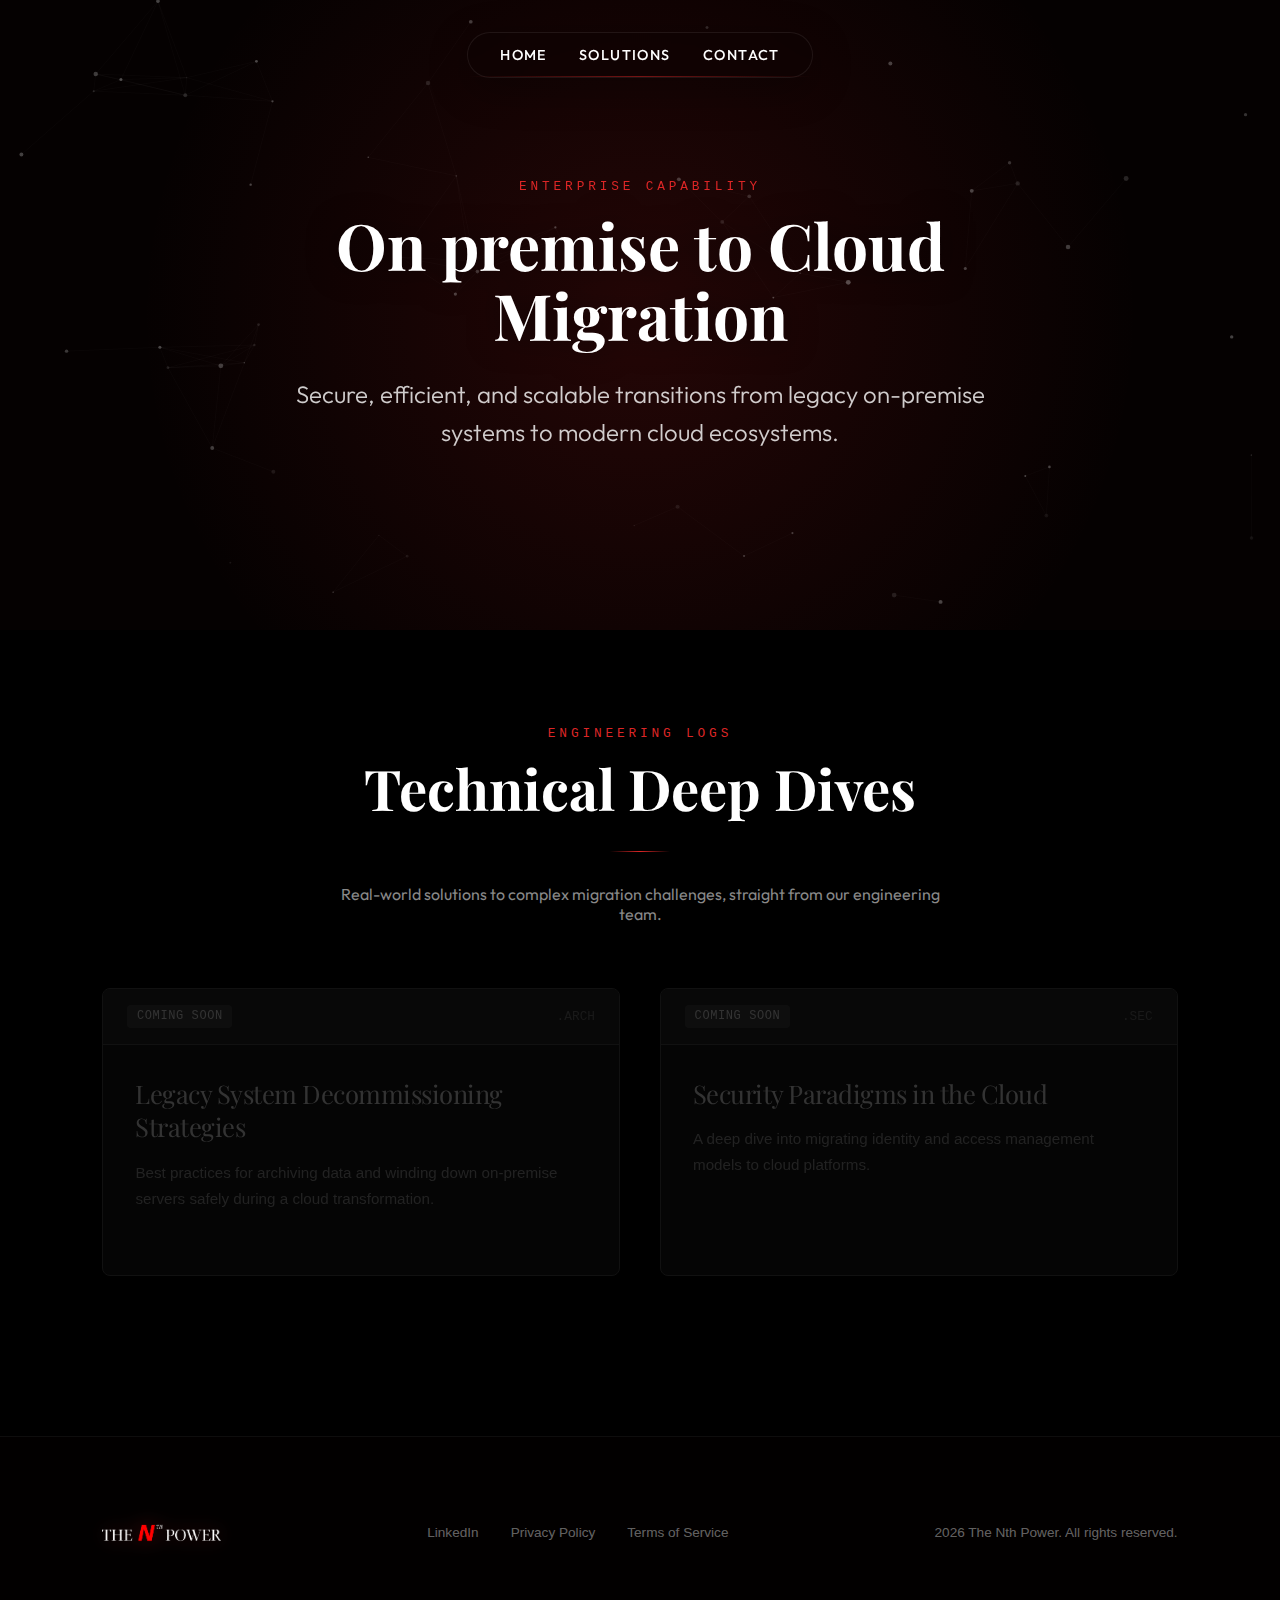
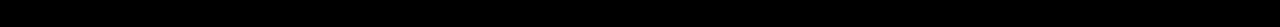
<file: solution-cloud-migration.html>
<!DOCTYPE html>
<html lang="en">

<head>
    <meta charset="UTF-8">
    <meta name="viewport" content="width=device-width, initial-scale=1.0">
    <title>On premise to Cloud Migration | The Nth Power</title>
    <link rel="preconnect" href="https://fonts.googleapis.com">
    <link rel="preconnect" href="https://fonts.gstatic.com" crossorigin>
    <link
        href="https://fonts.googleapis.com/css2?family=Outfit:wght@300;400;700&family=Playfair+Display:ital,wght@0,400;0,700;1,400&display=swap"
        rel="stylesheet">
    <link rel="stylesheet" href="style.css">
    <link rel="icon" type="image/png" href="Nth_Favicon.png">
    <style>
        /* Page-Specific Overrides */
        body {
            background-color: #050101;
            overflow-x: hidden;
        }

        /* Hero Section */
        .solution-hero {
            position: relative;
            height: 70vh;
            min-height: 500px;
            display: flex;
            align-items: center;
            justify-content: center;
            text-align: center;
            overflow: hidden;
        }

        .solution-hero-bg {
            position: absolute;
            top: 0;
            left: 0;
            width: 100%;
            height: 100%;
            z-index: 1;
            background: radial-gradient(circle at 50% 50%, rgba(220, 38, 38, 0.15) 0%, rgba(5, 1, 1, 0) 70%);
            animation: pulseGlow 8s infinite alternate;
        }

        @keyframes pulseGlow {
            0% {
                opacity: 0.5;
                transform: scale(0.8);
            }

            100% {
                opacity: 1;
                transform: scale(1.2);
            }
        }

        .solution-hero-content {
            position: relative;
            z-index: 10;
            max-width: 900px;
            padding: 0 2rem;
        }

        .solution-title {
            font-family: 'Playfair Display', serif;
            font-size: clamp(3rem, 5vw, 5rem);
            color: #fff;
            margin-bottom: 1.5rem;
            line-height: 1.1;
            text-shadow: 0 0 30px rgba(0, 0, 0, 0.5);
        }

        .solution-subtitle {
            font-family: 'Outfit', sans-serif;
            font-size: clamp(1.1rem, 2vw, 1.5rem);
            color: rgba(255, 255, 255, 0.8);
            line-height: 1.6;
            max-width: 700px;
            margin: 0 auto;
            font-weight: 300;
        }

        /* Architecture / Pillars Section */
        .pillars-section {
            padding: 6rem 0;
            position: relative;
            z-index: 5;
        }

        .pillars-grid {
            display: grid;
            grid-template-columns: repeat(3, 1fr);
            gap: 2rem;
            margin-top: 4rem;
        }

        .pillar-card {
            background: rgba(255, 255, 255, 0.03);
            border: 1px solid var(--glass-border);
            padding: 3rem 2rem;
            border-radius: 4px;
            transition: all 0.4s ease;
            position: relative;
            overflow: hidden;
        }

        .pillar-card::before {
            content: '';
            position: absolute;
            top: 0;
            left: 0;
            width: 100%;
            height: 2px;
            background: var(--accent-red);
            transform: scaleX(0);
            transform-origin: left;
            transition: transform 0.4s ease;
        }

        .pillar-card:hover {
            transform: translateY(-10px);
            background: rgba(255, 255, 255, 0.05);
            box-shadow: 0 20px 40px rgba(0, 0, 0, 0.4);
        }

        .pillar-card:hover::before {
            transform: scaleX(1);
        }

        .pillar-icon {
            font-size: 2rem;
            color: var(--accent-red);
            margin-bottom: 1.5rem;
            display: block;
        }

        .pillar-title {
            font-family: 'Playfair Display', serif;
            font-size: 1.5rem;
            color: #fff;
            margin-bottom: 1rem;
        }

        .pillar-desc {
            font-family: 'Inter', sans-serif;
            font-size: 0.95rem;
            color: #ccc;
            line-height: 1.6;
        }

        /* Technical Deep Dives (Blog) */
        .insights-section {
            padding: 6rem 0 10rem 0;
            background: #000;
            position: relative;
        }

        .blog-grid {
            display: grid;
            grid-template-columns: repeat(auto-fit, minmax(350px, 1fr));
            gap: 2.5rem;
            margin-top: 4rem;
        }

        .tech-card {
            background: #0a0a0a;
            border: 1px solid #222;
            border-radius: 8px;
            overflow: hidden;
            display: flex;
            flex-direction: column;
            transition: all 0.3s ease;
            height: 100%;
            position: relative;
        }

        .tech-card:hover {
            border-color: var(--accent-red);
            transform: translateY(-5px);
            box-shadow: 0 10px 30px rgba(220, 38, 38, 0.1);
        }

        .tech-card-header {
            background: #111;
            padding: 1rem 1.5rem;
            border-bottom: 1px solid #222;
            display: flex;
            justify-content: space-between;
            align-items: center;
        }

        .tech-badge {
            font-family: 'Consolas', monospace;
            font-size: 0.75rem;
            color: var(--accent-red);
            background: rgba(220, 38, 38, 0.1);
            padding: 0.3rem 0.6rem;
            border-radius: 4px;
            letter-spacing: 0.05em;
        }

        .tech-content {
            padding: 2rem;
            flex-grow: 1;
        }

        .tech-title {
            font-family: 'Playfair Display', serif;
            font-size: 1.6rem;
            color: #fff;
            margin-bottom: 1rem;
            line-height: 1.3;
        }

        .tech-excerpt {
            font-family: 'Inter', sans-serif;
            font-size: 0.95rem;
            color: #888;
            line-height: 1.7;
            margin-bottom: 2rem;
        }

        .read-action {
            font-family: 'Inter', sans-serif;
            font-size: 0.85rem;
            color: #fff;
            text-transform: uppercase;
            letter-spacing: 0.1em;
            display: flex;
            align-items: center;
            gap: 0.5rem;
            transition: 0.3s;
        }

        .tech-card:hover .read-action {
            color: var(--accent-red);
            gap: 0.8rem;
        }

        /* Mobile Responsive */
        @media (max-width: 900px) {
            .pillars-grid {
                grid-template-columns: 1fr;
            }

            .solution-hero {
                height: auto;
                padding: 8rem 0 4rem 0;
            }
        }
    </style>
</head>

<body>
    <!-- Noise Texture Overlay -->
    <div class="noise-overlay"></div>

    <!-- Navigation -->
    <nav class="floating-nav">
        <div class="nav-pill">
            <a href="index.html" class="nav-item">Home</a>
            <a href="index.html#solutions" class="nav-item">Solutions</a>
            <a href="index.html#contact" class="nav-item">Contact</a>
        </div>
    </nav>

    <!-- Hero Section -->
    <header class="solution-hero">
        <div class="solution-hero-bg"></div>
        <div class="solution-hero-content">
            <span class="section-tag" style="margin-bottom: 1rem; display: block;">ENTERPRISE CAPABILITY</span>
            <h1 class="solution-title">On premise to Cloud Migration</h1>
            <p class="solution-subtitle">Secure, efficient, and scalable transitions from legacy on-premise systems to
                modern cloud ecosystems.</p>
        </div>

        <!-- Subtle animated canvas bg (simple particle drift) -->
        <canvas id="hero-canvas"
            style="position: absolute; top: 0; left: 0; width: 100%; height: 100%; z-index: 2; pointer-events: none; opacity: 0.5;"></canvas>
    </header>



    <!-- Blog / Technical Deep Dives -->
    <section class="insights-section">
        <div class="container">
            <div class="section-header center">
                <span class="section-tag">ENGINEERING LOGS</span>
                <h2 class="section-title">Technical Deep Dives</h2>
                <div class="header-line"></div>
                <p
                    style="color: #888; margin-top: 1rem; max-width: 600px; margin-left: auto; margin-right: auto; text-align: center;">
                    Real-world solutions to complex migration challenges, straight from our engineering team.
                </p>
            </div>

            <div class="blog-grid">
                <!-- Placeholder Card 1 -->
                <div class="tech-card" style="opacity: 0.5; cursor: default;">
                    <div class="tech-card-header">
                        <span class="tech-badge" style="background: rgba(255,255,255,0.05); color: #666;">COMING
                            SOON</span>
                        <span style="font-family: 'Consolas', monospace; color: #333; font-size: 0.8rem;">.ARCH</span>
                    </div>
                    <div class="tech-content">
                        <h3 class="tech-title" style="color: #666;">Legacy System Decommissioning Strategies</h3>
                        <p class="tech-excerpt" style="color: #444;">
                            Best practices for archiving data and winding down on-premise servers safely during a cloud
                            transformation.
                        </p>
                    </div>
                </div>

                <!-- Placeholder Card 2 -->
                <div class="tech-card" style="opacity: 0.5; cursor: default;">
                    <div class="tech-card-header">
                        <span class="tech-badge" style="background: rgba(255,255,255,0.05); color: #666;">COMING
                            SOON</span>
                        <span style="font-family: 'Consolas', monospace; color: #333; font-size: 0.8rem;">.SEC</span>
                    </div>
                    <div class="tech-content">
                        <h3 class="tech-title" style="color: #666;">Security Paradigms in the Cloud</h3>
                        <p class="tech-excerpt" style="color: #444;">
                            A deep dive into migrating identity and access management models to cloud platforms.
                        </p>
                    </div>
                </div>
            </div>
        </div>
    </section>

    <footer class="main-footer">
        <div class="container footer-bottom">
            <img src="logo.png" alt="The Nth Power" class="footer-tiny-logo">
            <div class="social-links">
                <a href="https://www.linkedin.com/company/the-nth-power-inc." target="_blank">LinkedIn</a>
                <a href="privacy-policy.html">Privacy Policy</a>
                <a href="terms-of-service.html">Terms of Service</a>
            </div>
            <span>2026 The Nth Power. All rights reserved.</span>
        </div>
    </footer>

    <!-- Simple particle script for this page only -->
    <script>
        const canvas = document.getElementById('hero-canvas');
        if (canvas) {
            const ctx = canvas.getContext('2d');
            let width, height;
            let particles = [];

            function resize() {
                width = canvas.width = canvas.parentElement.offsetWidth;
                height = canvas.height = canvas.parentElement.offsetHeight;
            }
            window.addEventListener('resize', resize);
            resize();

            class Particle {
                constructor() {
                    this.reset();
                }
                reset() {
                    this.x = Math.random() * width;
                    this.y = Math.random() * height;
                    this.size = Math.random() * 2 + 0.5;
                    this.speedX = (Math.random() - 0.5) * 0.5;
                    this.speedY = (Math.random() - 0.5) * 0.5;
                    this.opacity = Math.random() * 0.5 + 0.1;
                }
                update() {
                    this.x += this.speedX;
                    this.y += this.speedY;
                    if (this.x < 0 || this.x > width || this.y < 0 || this.y > height) this.reset();
                }
                draw() {
                    ctx.fillStyle = `rgba(255, 255, 255, ${this.opacity})`;
                    ctx.beginPath();
                    ctx.arc(this.x, this.y, this.size, 0, Math.PI * 2);
                    ctx.fill();
                }
            }

            for (let i = 0; i < 60; i++) particles.push(new Particle());

            function animate() {
                ctx.clearRect(0, 0, width, height);
                particles.forEach(p => {
                    p.update();
                    p.draw();
                });

                // Draw some connecting lines for "network" feel
                ctx.strokeStyle = 'rgba(255, 255, 255, 0.08)';
                ctx.lineWidth = 0.5;
                for (let i = 0; i < particles.length; i++) {
                    for (let j = i + 1; j < particles.length; j++) {
                        const dx = particles[i].x - particles[j].x;
                        const dy = particles[i].y - particles[j].y;
                        const dist = Math.sqrt(dx * dx + dy * dy);
                        if (dist < 100) {
                            ctx.beginPath();
                            ctx.moveTo(particles[i].x, particles[i].y);
                            ctx.lineTo(particles[j].x, particles[j].y);
                            ctx.stroke();
                        }
                    }
                }
                requestAnimationFrame(animate);
            }
            animate();
        }
    </script>
</body>

</html>
</file>
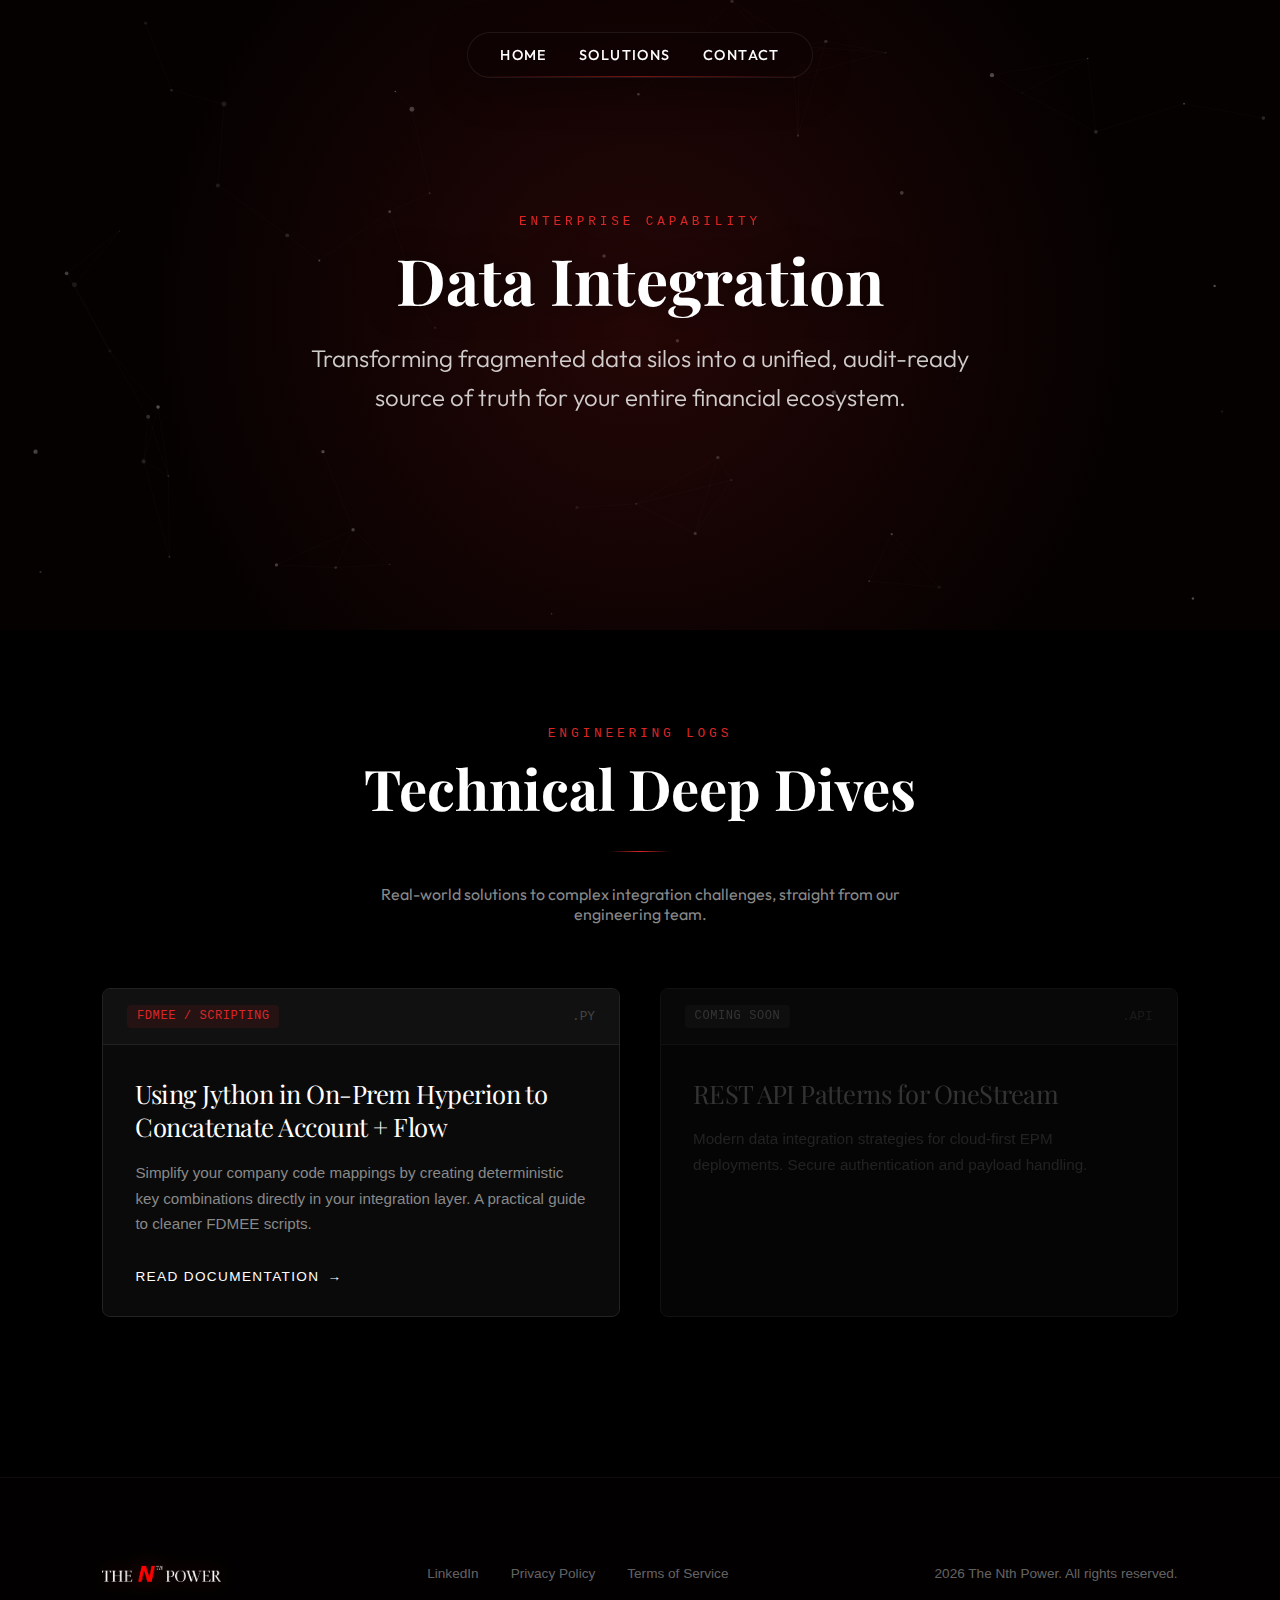
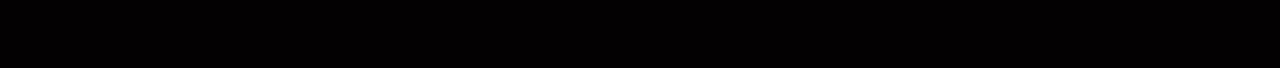
<file: solution-data-integration.html>
<!DOCTYPE html>
<html lang="en">

<head>
    <meta charset="UTF-8">
    <meta name="viewport" content="width=device-width, initial-scale=1.0">
    <title>Enterprise Data Integration | The Nth Power</title>
    <link rel="preconnect" href="https://fonts.googleapis.com">
    <link rel="preconnect" href="https://fonts.gstatic.com" crossorigin>
    <link
        href="https://fonts.googleapis.com/css2?family=Outfit:wght@300;400;700&family=Playfair+Display:ital,wght@0,400;0,700;1,400&display=swap"
        rel="stylesheet">
    <link rel="stylesheet" href="style.css">
    <style>
        /* Page-Specific Overrides */
        body {
            background-color: #050101;
            overflow-x: hidden;
        }

        /* Hero Section */
        .solution-hero {
            position: relative;
            height: 70vh;
            min-height: 500px;
            display: flex;
            align-items: center;
            justify-content: center;
            text-align: center;
            overflow: hidden;
        }

        .solution-hero-bg {
            position: absolute;
            top: 0;
            left: 0;
            width: 100%;
            height: 100%;
            z-index: 1;
            background: radial-gradient(circle at 50% 50%, rgba(220, 38, 38, 0.15) 0%, rgba(5, 1, 1, 0) 70%);
            animation: pulseGlow 8s infinite alternate;
        }

        @keyframes pulseGlow {
            0% {
                opacity: 0.5;
                transform: scale(0.8);
            }

            100% {
                opacity: 1;
                transform: scale(1.2);
            }
        }

        .solution-hero-content {
            position: relative;
            z-index: 10;
            max-width: 900px;
            padding: 0 2rem;
        }

        .solution-title {
            font-family: 'Playfair Display', serif;
            font-size: clamp(3rem, 5vw, 5rem);
            color: #fff;
            margin-bottom: 1.5rem;
            line-height: 1.1;
            text-shadow: 0 0 30px rgba(0, 0, 0, 0.5);
        }

        .solution-subtitle {
            font-family: 'Outfit', sans-serif;
            font-size: clamp(1.1rem, 2vw, 1.5rem);
            color: rgba(255, 255, 255, 0.8);
            line-height: 1.6;
            max-width: 700px;
            margin: 0 auto;
            font-weight: 300;
        }

        /* Architecture / Pillars Section */
        .pillars-section {
            padding: 6rem 0;
            position: relative;
            z-index: 5;
        }

        .pillars-grid {
            display: grid;
            grid-template-columns: repeat(3, 1fr);
            gap: 2rem;
            margin-top: 4rem;
        }

        .pillar-card {
            background: rgba(255, 255, 255, 0.03);
            border: 1px solid var(--glass-border);
            padding: 3rem 2rem;
            border-radius: 4px;
            transition: all 0.4s ease;
            position: relative;
            overflow: hidden;
        }

        .pillar-card::before {
            content: '';
            position: absolute;
            top: 0;
            left: 0;
            width: 100%;
            height: 2px;
            background: var(--accent-red);
            transform: scaleX(0);
            transform-origin: left;
            transition: transform 0.4s ease;
        }

        .pillar-card:hover {
            transform: translateY(-10px);
            background: rgba(255, 255, 255, 0.05);
            box-shadow: 0 20px 40px rgba(0, 0, 0, 0.4);
        }

        .pillar-card:hover::before {
            transform: scaleX(1);
        }

        .pillar-icon {
            font-size: 2rem;
            color: var(--accent-red);
            margin-bottom: 1.5rem;
            display: block;
        }

        .pillar-title {
            font-family: 'Playfair Display', serif;
            font-size: 1.5rem;
            color: #fff;
            margin-bottom: 1rem;
        }

        .pillar-desc {
            font-family: 'Inter', sans-serif;
            font-size: 0.95rem;
            color: #ccc;
            line-height: 1.6;
        }

        /* Technical Deep Dives (Blog) */
        .insights-section {
            padding: 6rem 0 10rem 0;
            background: #000;
            position: relative;
        }

        .blog-grid {
            display: grid;
            grid-template-columns: repeat(auto-fit, minmax(350px, 1fr));
            gap: 2.5rem;
            margin-top: 4rem;
        }

        .tech-card {
            background: #0a0a0a;
            border: 1px solid #222;
            border-radius: 8px;
            overflow: hidden;
            display: flex;
            flex-direction: column;
            transition: all 0.3s ease;
            height: 100%;
            position: relative;
            group: card;
        }

        .tech-card:hover {
            border-color: var(--accent-red);
            transform: translateY(-5px);
            box-shadow: 0 10px 30px rgba(220, 38, 38, 0.1);
        }

        .tech-card-header {
            background: #111;
            padding: 1rem 1.5rem;
            border-bottom: 1px solid #222;
            display: flex;
            justify-content: space-between;
            align-items: center;
        }

        .tech-badge {
            font-family: 'Consolas', monospace;
            font-size: 0.75rem;
            color: var(--accent-red);
            background: rgba(220, 38, 38, 0.1);
            padding: 0.3rem 0.6rem;
            border-radius: 4px;
            letter-spacing: 0.05em;
        }

        .tech-content {
            padding: 2rem;
            flex-grow: 1;
        }

        .tech-title {
            font-family: 'Playfair Display', serif;
            font-size: 1.6rem;
            color: #fff;
            margin-bottom: 1rem;
            line-height: 1.3;
        }

        .tech-excerpt {
            font-family: 'Inter', sans-serif;
            font-size: 0.95rem;
            color: #888;
            line-height: 1.7;
            margin-bottom: 2rem;
        }

        .read-action {
            font-family: 'Inter', sans-serif;
            font-size: 0.85rem;
            color: #fff;
            text-transform: uppercase;
            letter-spacing: 0.1em;
            display: flex;
            align-items: center;
            gap: 0.5rem;
            transition: 0.3s;
        }

        .tech-card:hover .read-action {
            color: var(--accent-red);
            gap: 0.8rem;
        }

        /* Mobile Responsive */
        @media (max-width: 900px) {
            .pillars-grid {
                grid-template-columns: 1fr;
            }

            .solution-hero {
                height: auto;
                padding: 8rem 0 4rem 0;
            }
        }
    </style>
</head>

<body>
    <!-- Noise Texture Overlay -->
    <div class="noise-overlay"></div>

    <!-- Navigation -->
    <nav class="floating-nav">
        <div class="nav-pill">
            <a href="index.html" class="nav-item">Home</a>
            <a href="index.html#solutions" class="nav-item">Solutions</a>
            <a href="index.html#contact" class="nav-item">Contact</a>
        </div>
    </nav>

    <!-- Hero Section -->
    <header class="solution-hero">
        <div class="solution-hero-bg"></div>
        <div class="solution-hero-content">
            <span class="section-tag" style="margin-bottom: 1rem; display: block;">ENTERPRISE CAPABILITY</span>
            <h1 class="solution-title">Data Integration</h1>
            <p class="solution-subtitle">Transforming fragmented data silos into a unified, audit-ready source of truth
                for your entire financial ecosystem.</p>
        </div>

        <!-- Subtle animated canvas bg (simple particle drift) -->
        <canvas id="hero-canvas"
            style="position: absolute; top: 0; left: 0; width: 100%; height: 100%; z-index: 2; pointer-events: none; opacity: 0.5;"></canvas>
    </header>



    <!-- Blog / Technical Deep Dives -->
    <section class="insights-section">
        <div class="container">
            <div class="section-header center">
                <span class="section-tag">ENGINEERING LOGS</span>
                <h2 class="section-title">Technical Deep Dives</h2>
                <div class="header-line"></div>
                <p
                    style="color: #888; margin-top: 1rem; max-width: 600px; margin-left: auto; margin-right: auto; text-align: center;">
                    Real-world solutions to complex integration challenges, straight from our engineering team.
                </p>
            </div>

            <div class="blog-grid">
                <!-- Blog Card 1 -->
                <a href="blog-posts/jython-fdmee-concat.html"
                    style="text-decoration: none; display: block; height: 100%;">
                    <div class="tech-card">
                        <div class="tech-card-header">
                            <span class="tech-badge">FDMEE / SCRIPTING</span>
                            <span style="font-family: 'Consolas', monospace; color: #444; font-size: 0.8rem;">.PY</span>
                        </div>
                        <div class="tech-content">
                            <h3 class="tech-title">Using Jython in On-Prem Hyperion to Concatenate Account + Flow</h3>
                            <p class="tech-excerpt">
                                Simplify your company code mappings by creating deterministic key combinations directly
                                in your integration layer. A practical guide to cleaner FDMEE scripts.
                            </p>
                            <div class="read-action">
                                Read Documentation <span>→</span>
                            </div>
                        </div>
                    </div>
                </a>

                <!-- Placeholder Card 2 -->
                <div class="tech-card" style="opacity: 0.5; cursor: default;">
                    <div class="tech-card-header">
                        <span class="tech-badge" style="background: rgba(255,255,255,0.05); color: #666;">COMING
                            SOON</span>
                        <span style="font-family: 'Consolas', monospace; color: #333; font-size: 0.8rem;">.API</span>
                    </div>
                    <div class="tech-content">
                        <h3 class="tech-title" style="color: #666;">REST API Patterns for OneStream</h3>
                        <p class="tech-excerpt" style="color: #444;">
                            Modern data integration strategies for cloud-first EPM deployments. Secure authentication
                            and payload handling.
                        </p>
                    </div>
                </div>
            </div>
        </div>
    </section>

    <footer class="main-footer">
        <div class="container footer-bottom">
            <img src="logo.png" alt="The Nth Power" class="footer-tiny-logo">
            <div class="social-links">
                <a href="https://www.linkedin.com/company/the-nth-power-inc." target="_blank">LinkedIn</a>
                <a href="privacy-policy.html">Privacy Policy</a>
                <a href="terms-of-service.html">Terms of Service</a>
            </div>
            <span>2026 The Nth Power. All rights reserved.</span>
        </div>
    </footer>

    <!-- Simple particle script for this page only -->
    <script>
        const canvas = document.getElementById('hero-canvas');
        if (canvas) {
            const ctx = canvas.getContext('2d');
            let width, height;
            let particles = [];

            function resize() {
                width = canvas.width = canvas.parentElement.offsetWidth;
                height = canvas.height = canvas.parentElement.offsetHeight;
            }
            window.addEventListener('resize', resize);
            resize();

            class Particle {
                constructor() {
                    this.reset();
                }
                reset() {
                    this.x = Math.random() * width;
                    this.y = Math.random() * height;
                    this.size = Math.random() * 2 + 0.5;
                    this.speedX = (Math.random() - 0.5) * 0.5;
                    this.speedY = (Math.random() - 0.5) * 0.5;
                    this.opacity = Math.random() * 0.5 + 0.1;
                }
                update() {
                    this.x += this.speedX;
                    this.y += this.speedY;
                    if (this.x < 0 || this.x > width || this.y < 0 || this.y > height) this.reset();
                }
                draw() {
                    ctx.fillStyle = `rgba(255, 255, 255, ${this.opacity})`;
                    ctx.beginPath();
                    ctx.arc(this.x, this.y, this.size, 0, Math.PI * 2);
                    ctx.fill();
                }
            }

            for (let i = 0; i < 60; i++) particles.push(new Particle());

            function animate() {
                ctx.clearRect(0, 0, width, height);
                particles.forEach(p => {
                    p.update();
                    p.draw();
                });

                // Draw some connecting lines for "network" feel
                ctx.strokeStyle = 'rgba(255, 255, 255, 0.08)';
                ctx.lineWidth = 0.5;
                for (let i = 0; i < particles.length; i++) {
                    for (let j = i + 1; j < particles.length; j++) {
                        const dx = particles[i].x - particles[j].x;
                        const dy = particles[i].y - particles[j].y;
                        const dist = Math.sqrt(dx * dx + dy * dy);
                        if (dist < 100) {
                            ctx.beginPath();
                            ctx.moveTo(particles[i].x, particles[i].y);
                            ctx.lineTo(particles[j].x, particles[j].y);
                            ctx.stroke();
                        }
                    }
                }
                requestAnimationFrame(animate);
            }
            animate();
        }
    </script>
</body>

</html>
</file>
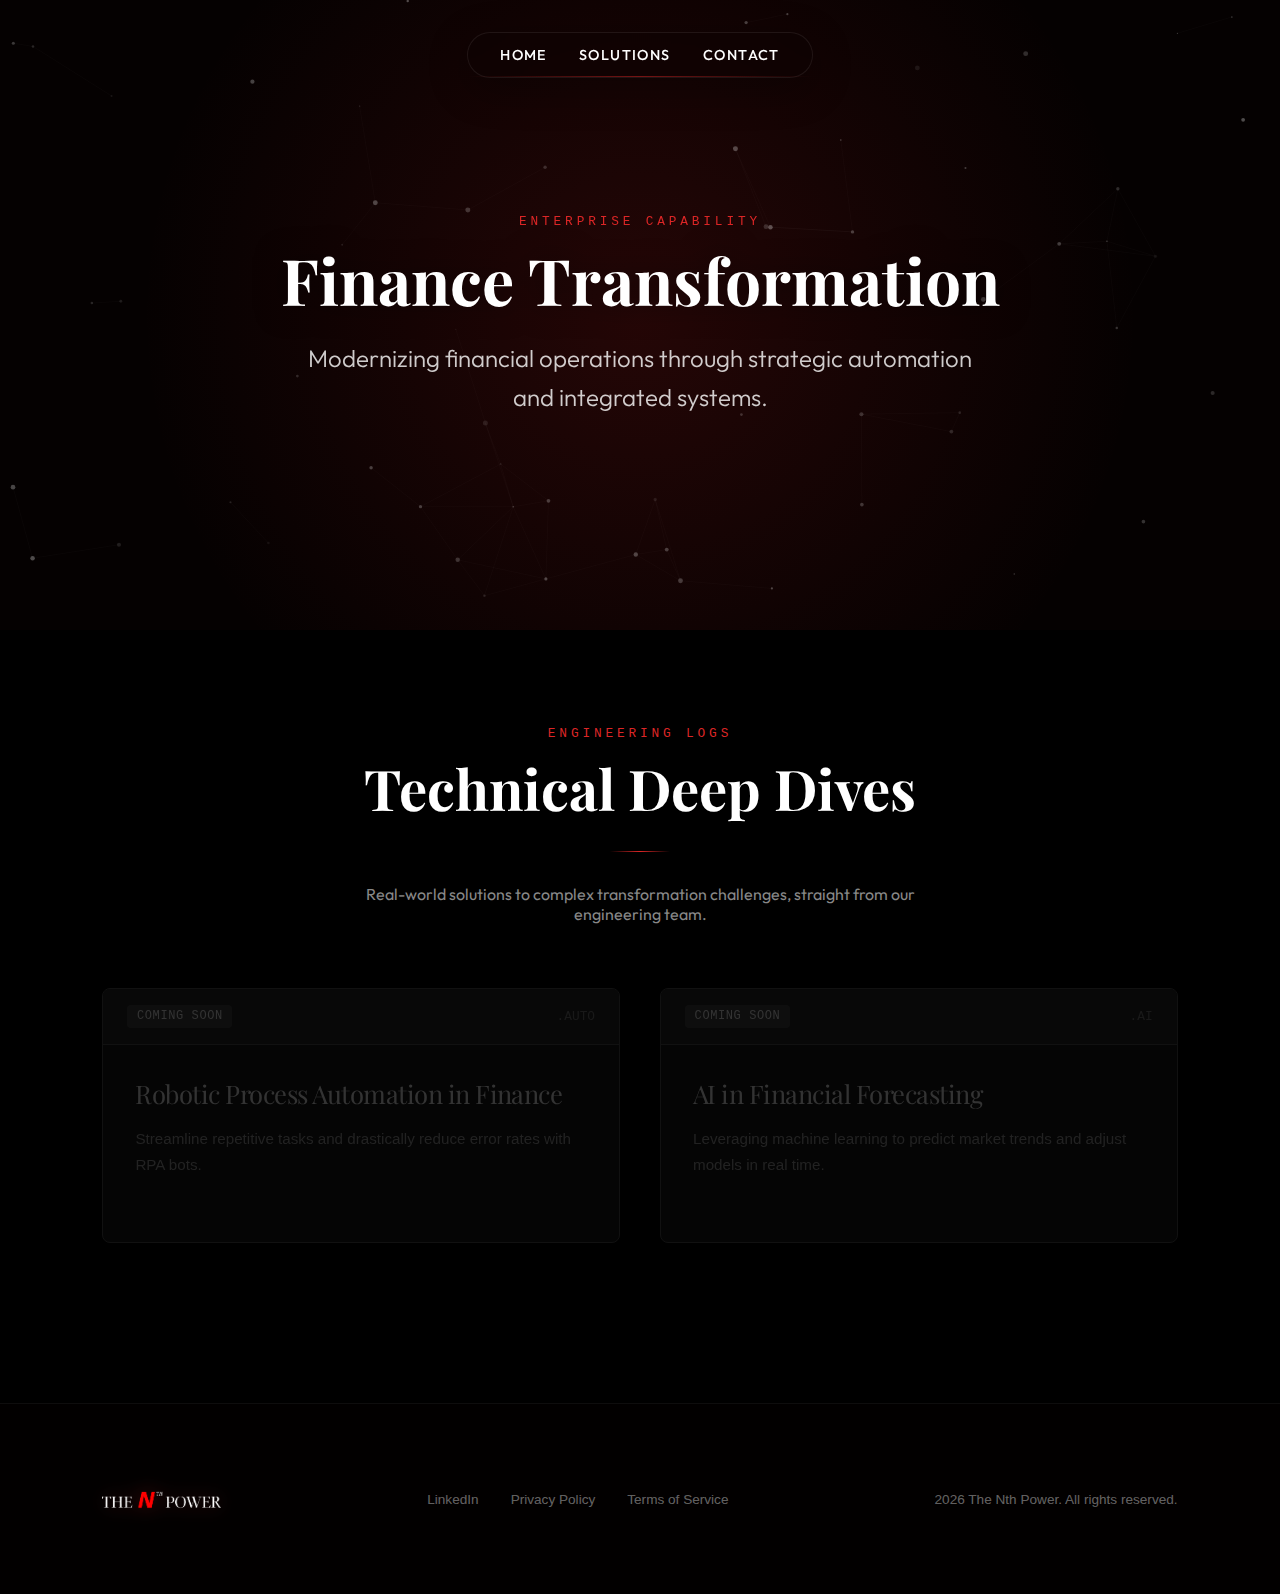
<file: solution-finance-transformation.html>
<!DOCTYPE html>
<html lang="en">

<head>
    <meta charset="UTF-8">
    <meta name="viewport" content="width=device-width, initial-scale=1.0">
    <title>Finance Transformation | The Nth Power</title>
    <link rel="preconnect" href="https://fonts.googleapis.com">
    <link rel="preconnect" href="https://fonts.gstatic.com" crossorigin>
    <link
        href="https://fonts.googleapis.com/css2?family=Outfit:wght@300;400;700&family=Playfair+Display:ital,wght@0,400;0,700;1,400&display=swap"
        rel="stylesheet">
    <link rel="stylesheet" href="style.css">
    <link rel="icon" type="image/png" href="Nth_Favicon.png">
    <style>
        /* Page-Specific Overrides */
        body {
            background-color: #050101;
            overflow-x: hidden;
        }

        /* Hero Section */
        .solution-hero {
            position: relative;
            height: 70vh;
            min-height: 500px;
            display: flex;
            align-items: center;
            justify-content: center;
            text-align: center;
            overflow: hidden;
        }

        .solution-hero-bg {
            position: absolute;
            top: 0;
            left: 0;
            width: 100%;
            height: 100%;
            z-index: 1;
            background: radial-gradient(circle at 50% 50%, rgba(220, 38, 38, 0.15) 0%, rgba(5, 1, 1, 0) 70%);
            animation: pulseGlow 8s infinite alternate;
        }

        @keyframes pulseGlow {
            0% {
                opacity: 0.5;
                transform: scale(0.8);
            }

            100% {
                opacity: 1;
                transform: scale(1.2);
            }
        }

        .solution-hero-content {
            position: relative;
            z-index: 10;
            max-width: 900px;
            padding: 0 2rem;
        }

        .solution-title {
            font-family: 'Playfair Display', serif;
            font-size: clamp(3rem, 5vw, 5rem);
            color: #fff;
            margin-bottom: 1.5rem;
            line-height: 1.1;
            text-shadow: 0 0 30px rgba(0, 0, 0, 0.5);
        }

        .solution-subtitle {
            font-family: 'Outfit', sans-serif;
            font-size: clamp(1.1rem, 2vw, 1.5rem);
            color: rgba(255, 255, 255, 0.8);
            line-height: 1.6;
            max-width: 700px;
            margin: 0 auto;
            font-weight: 300;
        }

        /* Architecture / Pillars Section */
        .pillars-section {
            padding: 6rem 0;
            position: relative;
            z-index: 5;
        }

        .pillars-grid {
            display: grid;
            grid-template-columns: repeat(3, 1fr);
            gap: 2rem;
            margin-top: 4rem;
        }

        .pillar-card {
            background: rgba(255, 255, 255, 0.03);
            border: 1px solid var(--glass-border);
            padding: 3rem 2rem;
            border-radius: 4px;
            transition: all 0.4s ease;
            position: relative;
            overflow: hidden;
        }

        .pillar-card::before {
            content: '';
            position: absolute;
            top: 0;
            left: 0;
            width: 100%;
            height: 2px;
            background: var(--accent-red);
            transform: scaleX(0);
            transform-origin: left;
            transition: transform 0.4s ease;
        }

        .pillar-card:hover {
            transform: translateY(-10px);
            background: rgba(255, 255, 255, 0.05);
            box-shadow: 0 20px 40px rgba(0, 0, 0, 0.4);
        }

        .pillar-card:hover::before {
            transform: scaleX(1);
        }

        .pillar-icon {
            font-size: 2rem;
            color: var(--accent-red);
            margin-bottom: 1.5rem;
            display: block;
        }

        .pillar-title {
            font-family: 'Playfair Display', serif;
            font-size: 1.5rem;
            color: #fff;
            margin-bottom: 1rem;
        }

        .pillar-desc {
            font-family: 'Inter', sans-serif;
            font-size: 0.95rem;
            color: #ccc;
            line-height: 1.6;
        }

        /* Technical Deep Dives (Blog) */
        .insights-section {
            padding: 6rem 0 10rem 0;
            background: #000;
            position: relative;
        }

        .blog-grid {
            display: grid;
            grid-template-columns: repeat(auto-fit, minmax(350px, 1fr));
            gap: 2.5rem;
            margin-top: 4rem;
        }

        .tech-card {
            background: #0a0a0a;
            border: 1px solid #222;
            border-radius: 8px;
            overflow: hidden;
            display: flex;
            flex-direction: column;
            transition: all 0.3s ease;
            height: 100%;
            position: relative;
        }

        .tech-card:hover {
            border-color: var(--accent-red);
            transform: translateY(-5px);
            box-shadow: 0 10px 30px rgba(220, 38, 38, 0.1);
        }

        .tech-card-header {
            background: #111;
            padding: 1rem 1.5rem;
            border-bottom: 1px solid #222;
            display: flex;
            justify-content: space-between;
            align-items: center;
        }

        .tech-badge {
            font-family: 'Consolas', monospace;
            font-size: 0.75rem;
            color: var(--accent-red);
            background: rgba(220, 38, 38, 0.1);
            padding: 0.3rem 0.6rem;
            border-radius: 4px;
            letter-spacing: 0.05em;
        }

        .tech-content {
            padding: 2rem;
            flex-grow: 1;
        }

        .tech-title {
            font-family: 'Playfair Display', serif;
            font-size: 1.6rem;
            color: #fff;
            margin-bottom: 1rem;
            line-height: 1.3;
        }

        .tech-excerpt {
            font-family: 'Inter', sans-serif;
            font-size: 0.95rem;
            color: #888;
            line-height: 1.7;
            margin-bottom: 2rem;
        }

        .read-action {
            font-family: 'Inter', sans-serif;
            font-size: 0.85rem;
            color: #fff;
            text-transform: uppercase;
            letter-spacing: 0.1em;
            display: flex;
            align-items: center;
            gap: 0.5rem;
            transition: 0.3s;
        }

        .tech-card:hover .read-action {
            color: var(--accent-red);
            gap: 0.8rem;
        }

        /* Mobile Responsive */
        @media (max-width: 900px) {
            .pillars-grid {
                grid-template-columns: 1fr;
            }

            .solution-hero {
                height: auto;
                padding: 8rem 0 4rem 0;
            }
        }
    </style>
</head>

<body>
    <!-- Noise Texture Overlay -->
    <div class="noise-overlay"></div>

    <!-- Navigation -->
    <nav class="floating-nav">
        <div class="nav-pill">
            <a href="index.html" class="nav-item">Home</a>
            <a href="index.html#solutions" class="nav-item">Solutions</a>
            <a href="index.html#contact" class="nav-item">Contact</a>
        </div>
    </nav>

    <!-- Hero Section -->
    <header class="solution-hero">
        <div class="solution-hero-bg"></div>
        <div class="solution-hero-content">
            <span class="section-tag" style="margin-bottom: 1rem; display: block;">ENTERPRISE CAPABILITY</span>
            <h1 class="solution-title">Finance Transformation</h1>
            <p class="solution-subtitle">Modernizing financial operations through strategic automation and integrated
                systems.</p>
        </div>

        <!-- Subtle animated canvas bg (simple particle drift) -->
        <canvas id="hero-canvas"
            style="position: absolute; top: 0; left: 0; width: 100%; height: 100%; z-index: 2; pointer-events: none; opacity: 0.5;"></canvas>
    </header>



    <!-- Blog / Technical Deep Dives -->
    <section class="insights-section">
        <div class="container">
            <div class="section-header center">
                <span class="section-tag">ENGINEERING LOGS</span>
                <h2 class="section-title">Technical Deep Dives</h2>
                <div class="header-line"></div>
                <p
                    style="color: #888; margin-top: 1rem; max-width: 600px; margin-left: auto; margin-right: auto; text-align: center;">
                    Real-world solutions to complex transformation challenges, straight from our engineering team.
                </p>
            </div>

            <div class="blog-grid">
                <!-- Placeholder Card 1 -->
                <div class="tech-card" style="opacity: 0.5; cursor: default;">
                    <div class="tech-card-header">
                        <span class="tech-badge" style="background: rgba(255,255,255,0.05); color: #666;">COMING
                            SOON</span>
                        <span style="font-family: 'Consolas', monospace; color: #333; font-size: 0.8rem;">.AUTO</span>
                    </div>
                    <div class="tech-content">
                        <h3 class="tech-title" style="color: #666;">Robotic Process Automation in Finance</h3>
                        <p class="tech-excerpt" style="color: #444;">
                            Streamline repetitive tasks and drastically reduce error rates with RPA bots.
                        </p>
                    </div>
                </div>

                <!-- Placeholder Card 2 -->
                <div class="tech-card" style="opacity: 0.5; cursor: default;">
                    <div class="tech-card-header">
                        <span class="tech-badge" style="background: rgba(255,255,255,0.05); color: #666;">COMING
                            SOON</span>
                        <span style="font-family: 'Consolas', monospace; color: #333; font-size: 0.8rem;">.AI</span>
                    </div>
                    <div class="tech-content">
                        <h3 class="tech-title" style="color: #666;">AI in Financial Forecasting</h3>
                        <p class="tech-excerpt" style="color: #444;">
                            Leveraging machine learning to predict market trends and adjust models in real time.
                        </p>
                    </div>
                </div>
            </div>
        </div>
    </section>

    <footer class="main-footer">
        <div class="container footer-bottom">
            <img src="logo.png" alt="The Nth Power" class="footer-tiny-logo">
            <div class="social-links">
                <a href="https://www.linkedin.com/company/the-nth-power-inc." target="_blank">LinkedIn</a>
                <a href="privacy-policy.html">Privacy Policy</a>
                <a href="terms-of-service.html">Terms of Service</a>
            </div>
            <span>2026 The Nth Power. All rights reserved.</span>
        </div>
    </footer>

    <!-- Simple particle script for this page only -->
    <script>
        const canvas = document.getElementById('hero-canvas');
        if (canvas) {
            const ctx = canvas.getContext('2d');
            let width, height;
            let particles = [];

            function resize() {
                width = canvas.width = canvas.parentElement.offsetWidth;
                height = canvas.height = canvas.parentElement.offsetHeight;
            }
            window.addEventListener('resize', resize);
            resize();

            class Particle {
                constructor() {
                    this.reset();
                }
                reset() {
                    this.x = Math.random() * width;
                    this.y = Math.random() * height;
                    this.size = Math.random() * 2 + 0.5;
                    this.speedX = (Math.random() - 0.5) * 0.5;
                    this.speedY = (Math.random() - 0.5) * 0.5;
                    this.opacity = Math.random() * 0.5 + 0.1;
                }
                update() {
                    this.x += this.speedX;
                    this.y += this.speedY;
                    if (this.x < 0 || this.x > width || this.y < 0 || this.y > height) this.reset();
                }
                draw() {
                    ctx.fillStyle = `rgba(255, 255, 255, ${this.opacity})`;
                    ctx.beginPath();
                    ctx.arc(this.x, this.y, this.size, 0, Math.PI * 2);
                    ctx.fill();
                }
            }

            for (let i = 0; i < 60; i++) particles.push(new Particle());

            function animate() {
                ctx.clearRect(0, 0, width, height);
                particles.forEach(p => {
                    p.update();
                    p.draw();
                });

                // Draw some connecting lines for "network" feel
                ctx.strokeStyle = 'rgba(255, 255, 255, 0.08)';
                ctx.lineWidth = 0.5;
                for (let i = 0; i < particles.length; i++) {
                    for (let j = i + 1; j < particles.length; j++) {
                        const dx = particles[i].x - particles[j].x;
                        const dy = particles[i].y - particles[j].y;
                        const dist = Math.sqrt(dx * dx + dy * dy);
                        if (dist < 100) {
                            ctx.beginPath();
                            ctx.moveTo(particles[i].x, particles[i].y);
                            ctx.lineTo(particles[j].x, particles[j].y);
                            ctx.stroke();
                        }
                    }
                }
                requestAnimationFrame(animate);
            }
            animate();
        }
    </script>
</body>

</html>
</file>
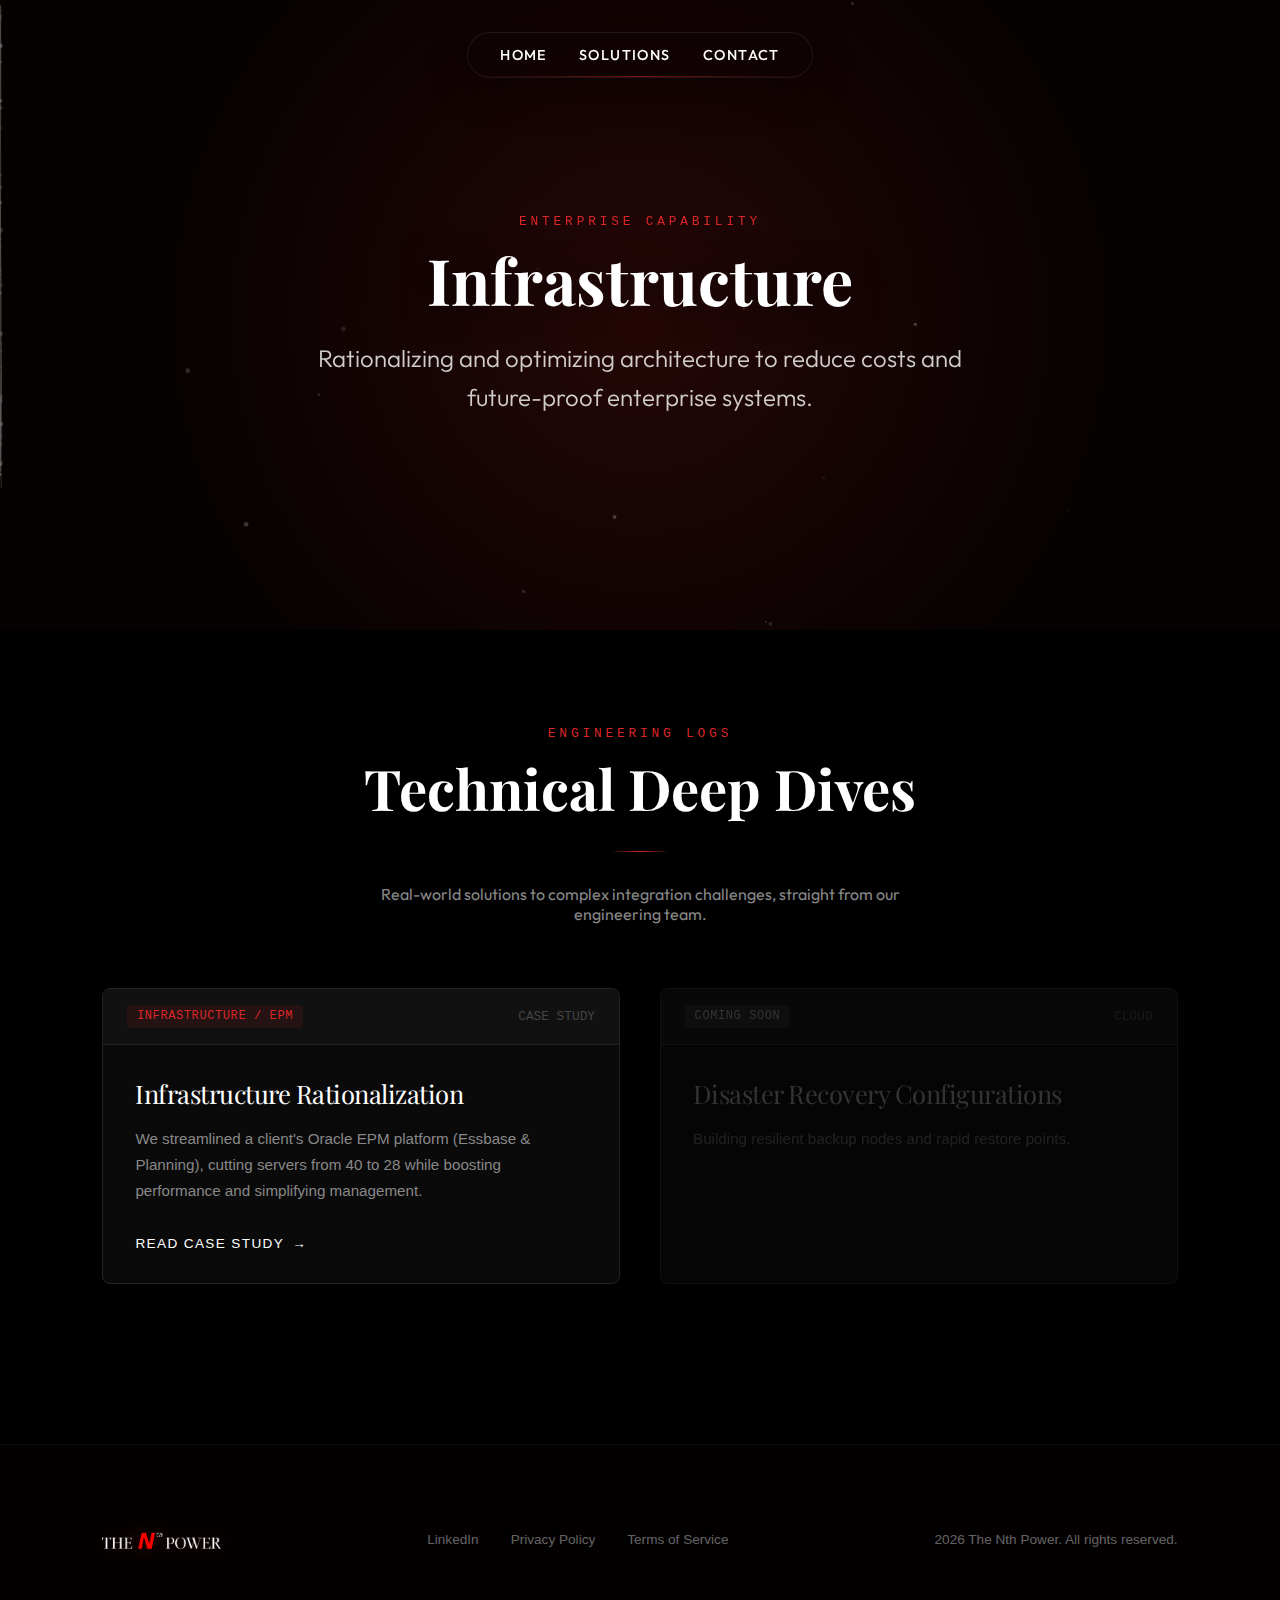
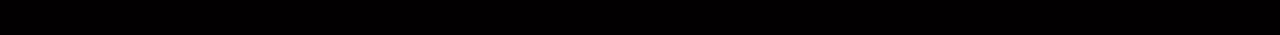
<file: solution-infrastructure.html>
<!DOCTYPE html>
<html lang="en">

<head>
    <meta charset="UTF-8">
    <meta name="viewport" content="width=device-width, initial-scale=1.0">
    <title>Enterprise Data Integration | The Nth Power</title>
    <link rel="preconnect" href="https://fonts.googleapis.com">
    <link rel="preconnect" href="https://fonts.gstatic.com" crossorigin>
    <link
        href="https://fonts.googleapis.com/css2?family=Outfit:wght@300;400;700&family=Playfair+Display:ital,wght@0,400;0,700;1,400&display=swap"
        rel="stylesheet">
    <link rel="stylesheet" href="style.css">
    <link rel="icon" type="image/png" href="Nth_Favicon.png">
    <style>
        /* Page-Specific Overrides */
        body {
            background-color: #050101;
            overflow-x: hidden;
        }

        /* Hero Section */
        .solution-hero {
            position: relative;
            height: 70vh;
            min-height: 500px;
            display: flex;
            align-items: center;
            justify-content: center;
            text-align: center;
            overflow: hidden;
        }

        .solution-hero-bg {
            position: absolute;
            top: 0;
            left: 0;
            width: 100%;
            height: 100%;
            z-index: 1;
            background: radial-gradient(circle at 50% 50%, rgba(220, 38, 38, 0.15) 0%, rgba(5, 1, 1, 0) 70%);
            animation: pulseGlow 8s infinite alternate;
        }

        @keyframes pulseGlow {
            0% {
                opacity: 0.5;
                transform: scale(0.8);
            }

            100% {
                opacity: 1;
                transform: scale(1.2);
            }
        }

        .solution-hero-content {
            position: relative;
            z-index: 10;
            max-width: 900px;
            padding: 0 2rem;
        }

        .solution-title {
            font-family: 'Playfair Display', serif;
            font-size: clamp(3rem, 5vw, 5rem);
            color: #fff;
            margin-bottom: 1.5rem;
            line-height: 1.1;
            text-shadow: 0 0 30px rgba(0, 0, 0, 0.5);
        }

        .solution-subtitle {
            font-family: 'Outfit', sans-serif;
            font-size: clamp(1.1rem, 2vw, 1.5rem);
            color: rgba(255, 255, 255, 0.8);
            line-height: 1.6;
            max-width: 700px;
            margin: 0 auto;
            font-weight: 300;
        }

        /* Architecture / Pillars Section */
        .pillars-section {
            padding: 6rem 0;
            position: relative;
            z-index: 5;
        }

        .pillars-grid {
            display: grid;
            grid-template-columns: repeat(3, 1fr);
            gap: 2rem;
            margin-top: 4rem;
        }

        .pillar-card {
            background: rgba(255, 255, 255, 0.03);
            border: 1px solid var(--glass-border);
            padding: 3rem 2rem;
            border-radius: 4px;
            transition: all 0.4s ease;
            position: relative;
            overflow: hidden;
        }

        .pillar-card::before {
            content: '';
            position: absolute;
            top: 0;
            left: 0;
            width: 100%;
            height: 2px;
            background: var(--accent-red);
            transform: scaleX(0);
            transform-origin: left;
            transition: transform 0.4s ease;
        }

        .pillar-card:hover {
            transform: translateY(-10px);
            background: rgba(255, 255, 255, 0.05);
            box-shadow: 0 20px 40px rgba(0, 0, 0, 0.4);
        }

        .pillar-card:hover::before {
            transform: scaleX(1);
        }

        .pillar-icon {
            font-size: 2rem;
            color: var(--accent-red);
            margin-bottom: 1.5rem;
            display: block;
        }

        .pillar-title {
            font-family: 'Playfair Display', serif;
            font-size: 1.5rem;
            color: #fff;
            margin-bottom: 1rem;
        }

        .pillar-desc {
            font-family: 'Inter', sans-serif;
            font-size: 0.95rem;
            color: #ccc;
            line-height: 1.6;
        }

        /* Technical Deep Dives (Blog) */
        .insights-section {
            padding: 6rem 0 10rem 0;
            background: #000;
            position: relative;
        }

        .blog-grid {
            display: grid;
            grid-template-columns: repeat(auto-fit, minmax(350px, 1fr));
            gap: 2.5rem;
            margin-top: 4rem;
        }

        .tech-card {
            background: #0a0a0a;
            border: 1px solid #222;
            border-radius: 8px;
            overflow: hidden;
            display: flex;
            flex-direction: column;
            transition: all 0.3s ease;
            height: 100%;
            position: relative;
        }

        .tech-card:hover {
            border-color: var(--accent-red);
            transform: translateY(-5px);
            box-shadow: 0 10px 30px rgba(220, 38, 38, 0.1);
        }

        .tech-card-header {
            background: #111;
            padding: 1rem 1.5rem;
            border-bottom: 1px solid #222;
            display: flex;
            justify-content: space-between;
            align-items: center;
        }

        .tech-badge {
            font-family: 'Consolas', monospace;
            font-size: 0.75rem;
            color: var(--accent-red);
            background: rgba(220, 38, 38, 0.1);
            padding: 0.3rem 0.6rem;
            border-radius: 4px;
            letter-spacing: 0.05em;
        }

        .tech-content {
            padding: 2rem;
            flex-grow: 1;
        }

        .tech-title {
            font-family: 'Playfair Display', serif;
            font-size: 1.6rem;
            color: #fff;
            margin-bottom: 1rem;
            line-height: 1.3;
        }

        .tech-excerpt {
            font-family: 'Inter', sans-serif;
            font-size: 0.95rem;
            color: #888;
            line-height: 1.7;
            margin-bottom: 2rem;
        }

        .read-action {
            font-family: 'Inter', sans-serif;
            font-size: 0.85rem;
            color: #fff;
            text-transform: uppercase;
            letter-spacing: 0.1em;
            display: flex;
            align-items: center;
            gap: 0.5rem;
            transition: 0.3s;
        }

        .tech-card:hover .read-action {
            color: var(--accent-red);
            gap: 0.8rem;
        }

        /* Mobile Responsive */
        @media (max-width: 900px) {
            .pillars-grid {
                grid-template-columns: 1fr;
            }

            .solution-hero {
                height: auto;
                padding: 8rem 0 4rem 0;
            }
        }
    </style>
</head>

<body>
    <!-- Noise Texture Overlay -->
    <div class="noise-overlay"></div>

    <!-- Navigation -->
    <nav class="floating-nav">
        <div class="nav-pill">
            <a href="index.html" class="nav-item">Home</a>
            <a href="index.html#solutions" class="nav-item">Solutions</a>
            <a href="index.html#contact" class="nav-item">Contact</a>
        </div>
    </nav>

    <!-- Hero Section -->
    <header class="solution-hero">
        <div class="solution-hero-bg"></div>
        <div class="solution-hero-content">
            <span class="section-tag" style="margin-bottom: 1rem; display: block;">ENTERPRISE CAPABILITY</span>
            <h1 class="solution-title">Infrastructure</h1>
            <p class="solution-subtitle">Rationalizing and optimizing architecture to reduce costs and future-proof
                enterprise systems.</p>
        </div>

        <!-- Subtle animated canvas bg (simple particle drift) -->
        <canvas id="hero-canvas"
            style="position: absolute; top: 0; left: 0; width: 100%; height: 100%; z-index: 2; pointer-events: none; opacity: 0.5;"></canvas>
    </header>



    <!-- Blog / Technical Deep Dives -->
    <section class="insights-section">
        <div class="container">
            <div class="section-header center">
                <span class="section-tag">ENGINEERING LOGS</span>
                <h2 class="section-title">Technical Deep Dives</h2>
                <div class="header-line"></div>
                <p
                    style="color: #888; margin-top: 1rem; max-width: 600px; margin-left: auto; margin-right: auto; text-align: center;">
                    Real-world solutions to complex integration challenges, straight from our engineering team.
                </p>
            </div>

            <div class="blog-grid">
                <!-- Blog Card 1 -->
                <a href="blog-posts/infrastructure-rationalization.html"
                    style="text-decoration: none; display: block; height: 100%;">
                    <div class="tech-card">
                        <div class="tech-card-header">
                            <span class="tech-badge">INFRASTRUCTURE / EPM</span>
                            <span style="font-family: 'Consolas', monospace; color: #444; font-size: 0.8rem;">CASE
                                STUDY</span>
                        </div>
                        <div class="tech-content">
                            <h3 class="tech-title">Infrastructure Rationalization</h3>
                            <p class="tech-excerpt">
                                We streamlined a client's Oracle EPM platform (Essbase & Planning), cutting servers from
                                40 to 28 while boosting performance and simplifying management.
                            </p>
                            <div class="read-action">
                                Read Case Study <span>→</span>
                            </div>
                        </div>
                    </div>
                </a>

                <!-- Placeholder Card 2 -->
                <div class="tech-card" style="opacity: 0.5; cursor: default;">
                    <div class="tech-card-header">
                        <span class="tech-badge" style="background: rgba(255,255,255,0.05); color: #666;">COMING
                            SOON</span>
                        <span style="font-family: 'Consolas', monospace; color: #333; font-size: 0.8rem;">CLOUD</span>
                    </div>
                    <div class="tech-content">
                        <h3 class="tech-title" style="color: #666;">Disaster Recovery Configurations</h3>
                        <p class="tech-excerpt" style="color: #444;">
                            Building resilient backup nodes and rapid restore points.
                        </p>
                    </div>
                </div>
            </div>
        </div>
    </section>

    <footer class="main-footer">
        <div class="container footer-bottom">
            <img src="logo.png" alt="The Nth Power" class="footer-tiny-logo">
            <div class="social-links">
                <a href="https://www.linkedin.com/company/the-nth-power-inc." target="_blank">LinkedIn</a>
                <a href="privacy-policy.html">Privacy Policy</a>
                <a href="terms-of-service.html">Terms of Service</a>
            </div>
            <span>2026 The Nth Power. All rights reserved.</span>
        </div>
    </footer>

    <!-- Simple particle script for this page only -->
    <script>
        const canvas = document.getElementById('hero-canvas');
        if (canvas) {
            const ctx = canvas.getContext('2d');
            let width, height;
            let particles = [];

            function resize() {
                width = canvas.width = canvas.parentElement.offsetWidth;
                height = canvas.height = canvas.parentElement.offsetHeight;
            }
            window.addEventListener('resize', resize);
            resize();

            class Particle {
                constructor() {
                    this.reset();
                }
                reset() {
                    this.x = Math.random() * width;
                    this.y = Math.random() * height;
                    this.size = Math.random() * 2 + 0.5;
                    this.speedX = (Math.random() - 0.5) * 0.5;
                    this.speedY = (Math.random() - 0.5) * 0.5;
                    this.opacity = Math.random() * 0.5 + 0.1;
                }
                update() {
                    this.x += this.speedX;
                    this.y += this.speedY;
                    if (this.x < 0 || this.x > width || this.y < 0 || this.y > height) this.reset();
                }
                draw() {
                    ctx.fillStyle = `rgba(255, 255, 255, ${this.opacity})`;
                    ctx.beginPath();
                    ctx.arc(this.x, this.y, this.size, 0, Math.PI * 2);
                    ctx.fill();
                }
            }

            for (let i = 0; i < 60; i++) particles.push(new Particle());

            function animate() {
                ctx.clearRect(0, 0, width, height);
                particles.forEach(p => {
                    p.update();
                    p.draw();
                });

                // Draw some connecting lines for "network" feel
                ctx.strokeStyle = 'rgba(255, 255, 255, 0.08)';
                ctx.lineWidth = 0.5;
                for (let i = 0; i < particles.length; i++) {
                    for (let j = i + 1; j < particles.length; j++) {
                        const dx = particles[i].x - particles[j].x;
                        const dy = particles[i].y - particles[j].y;
                        const dist = Math.sqrt(dx * dx + dy * dy);
                        if (dist < 100) {
                            ctx.beginPath();
                            ctx.moveTo(particles[i].x, particles[i].y);
                            ctx.lineTo(particles[j].x, particles[j].y);
                            ctx.stroke();
                        }
                    }
                }
                requestAnimationFrame(animate);
            }
            animate();
        }
    </script>
</body>

</html>
</file>
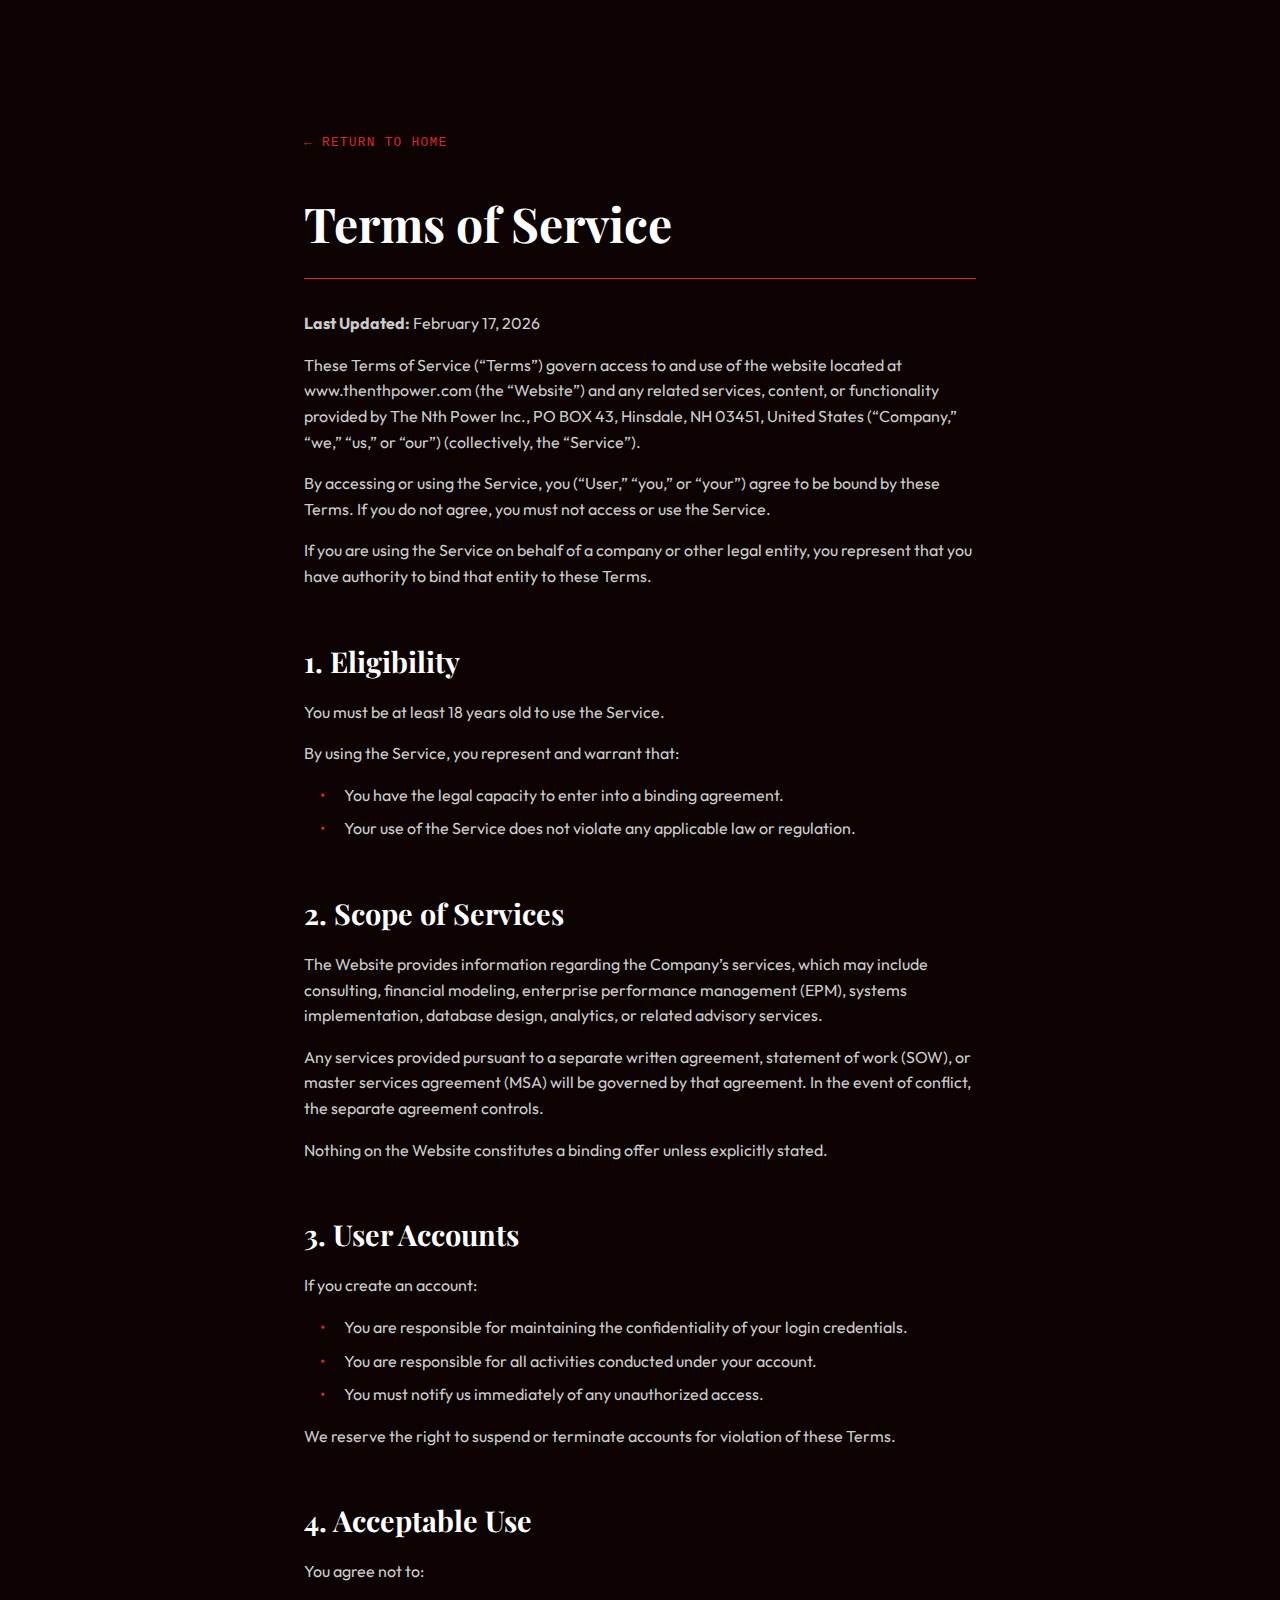
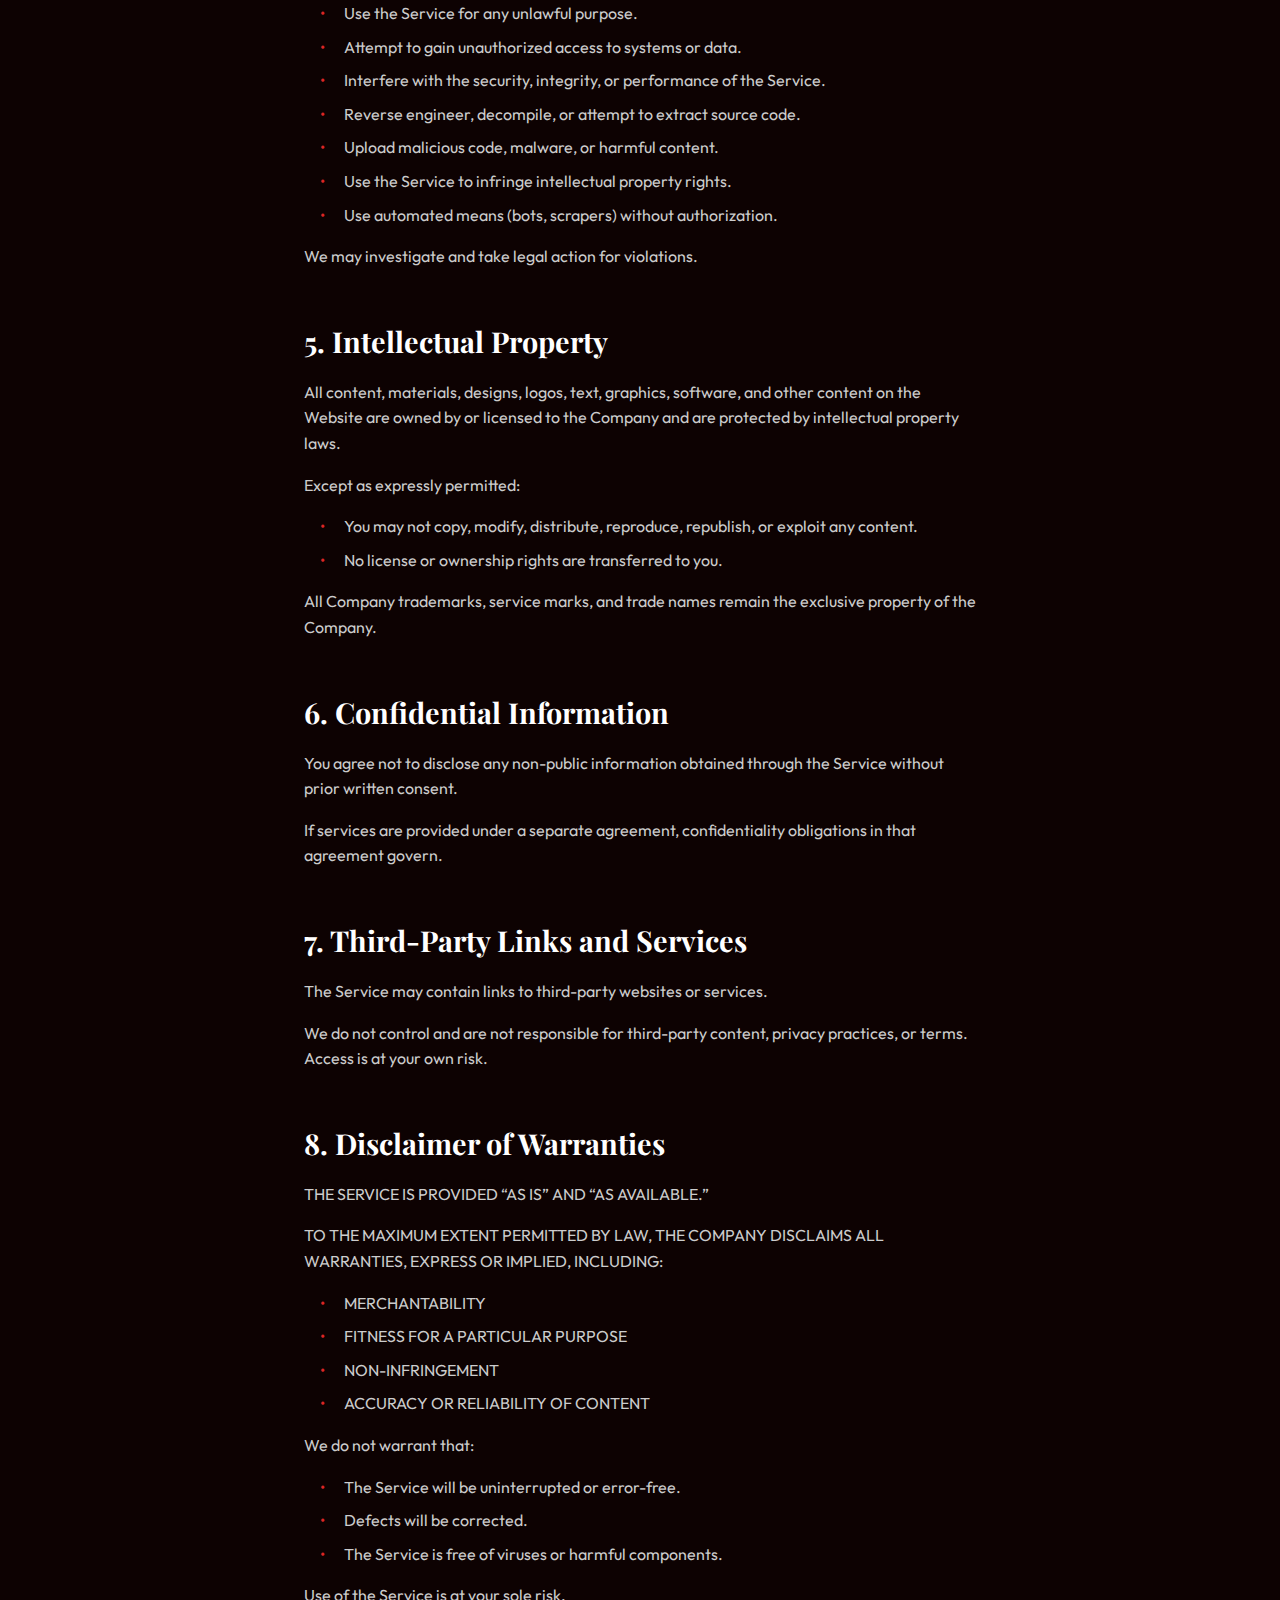
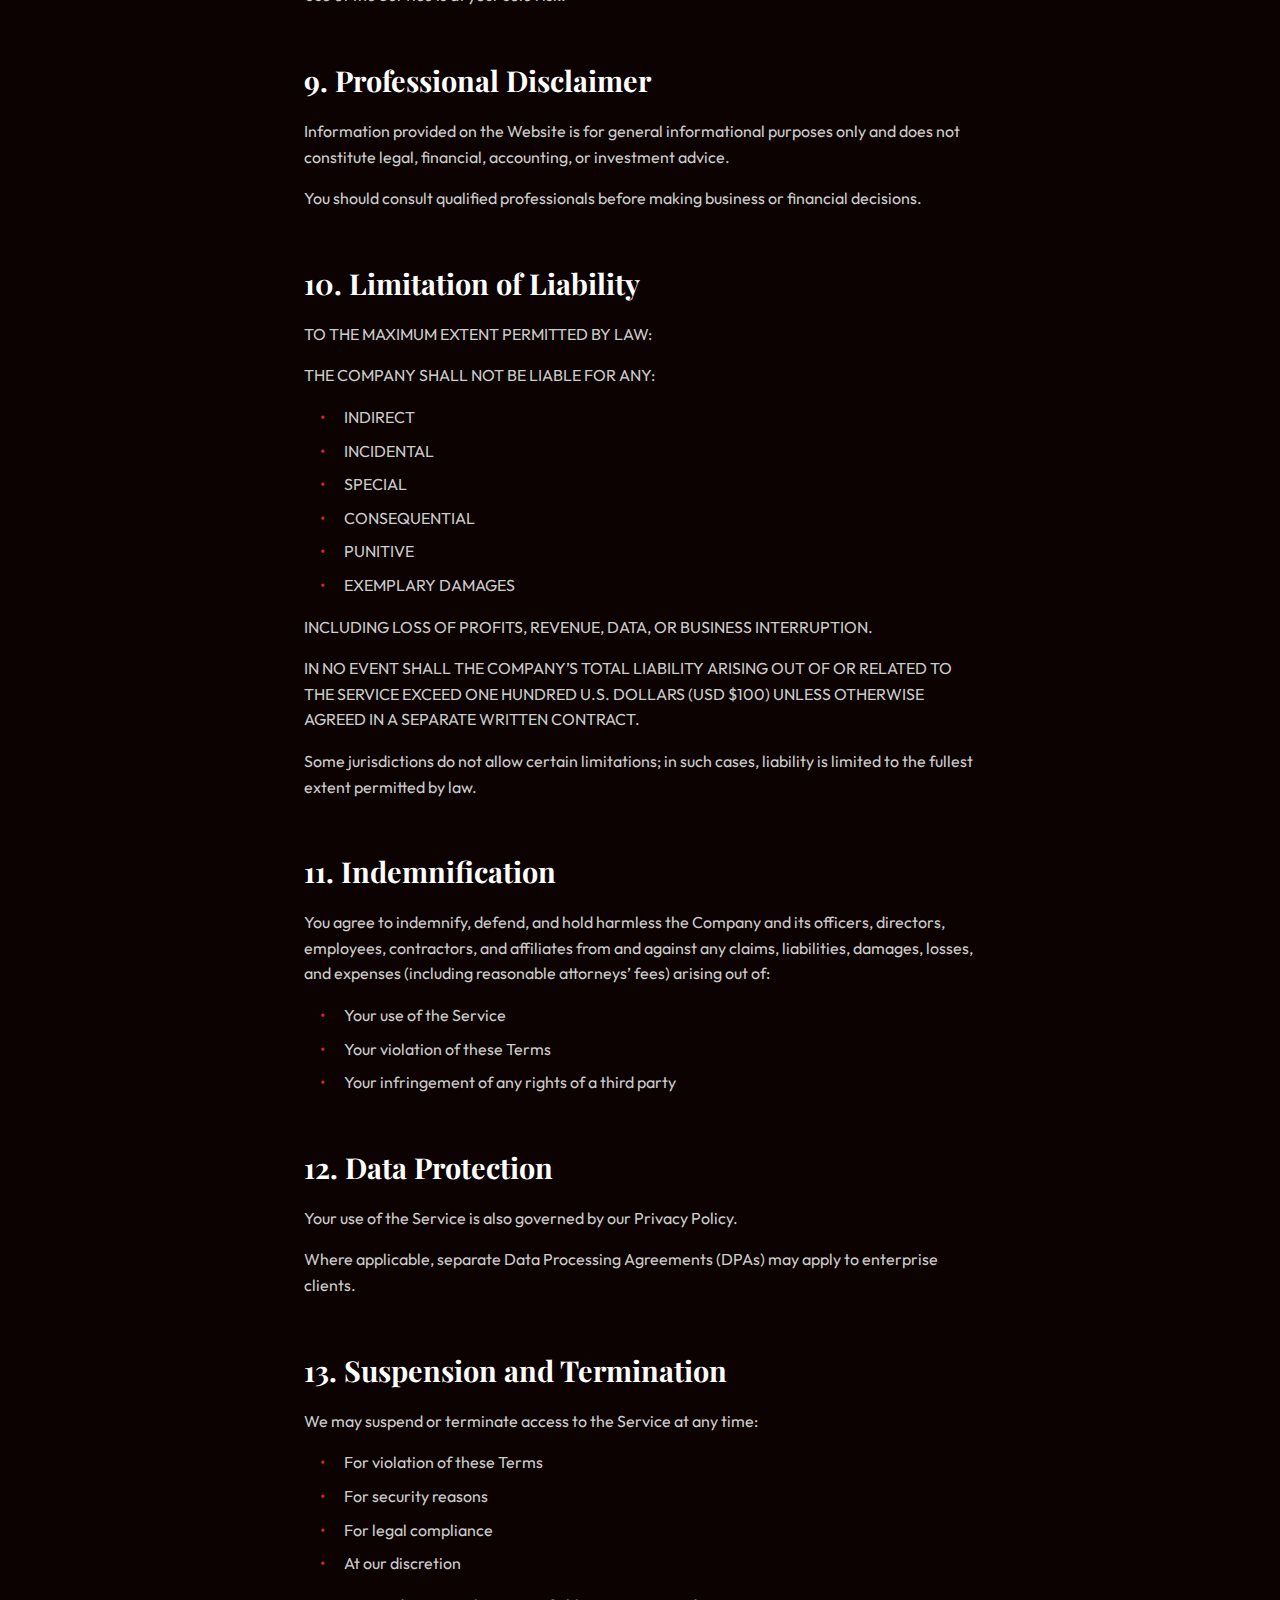
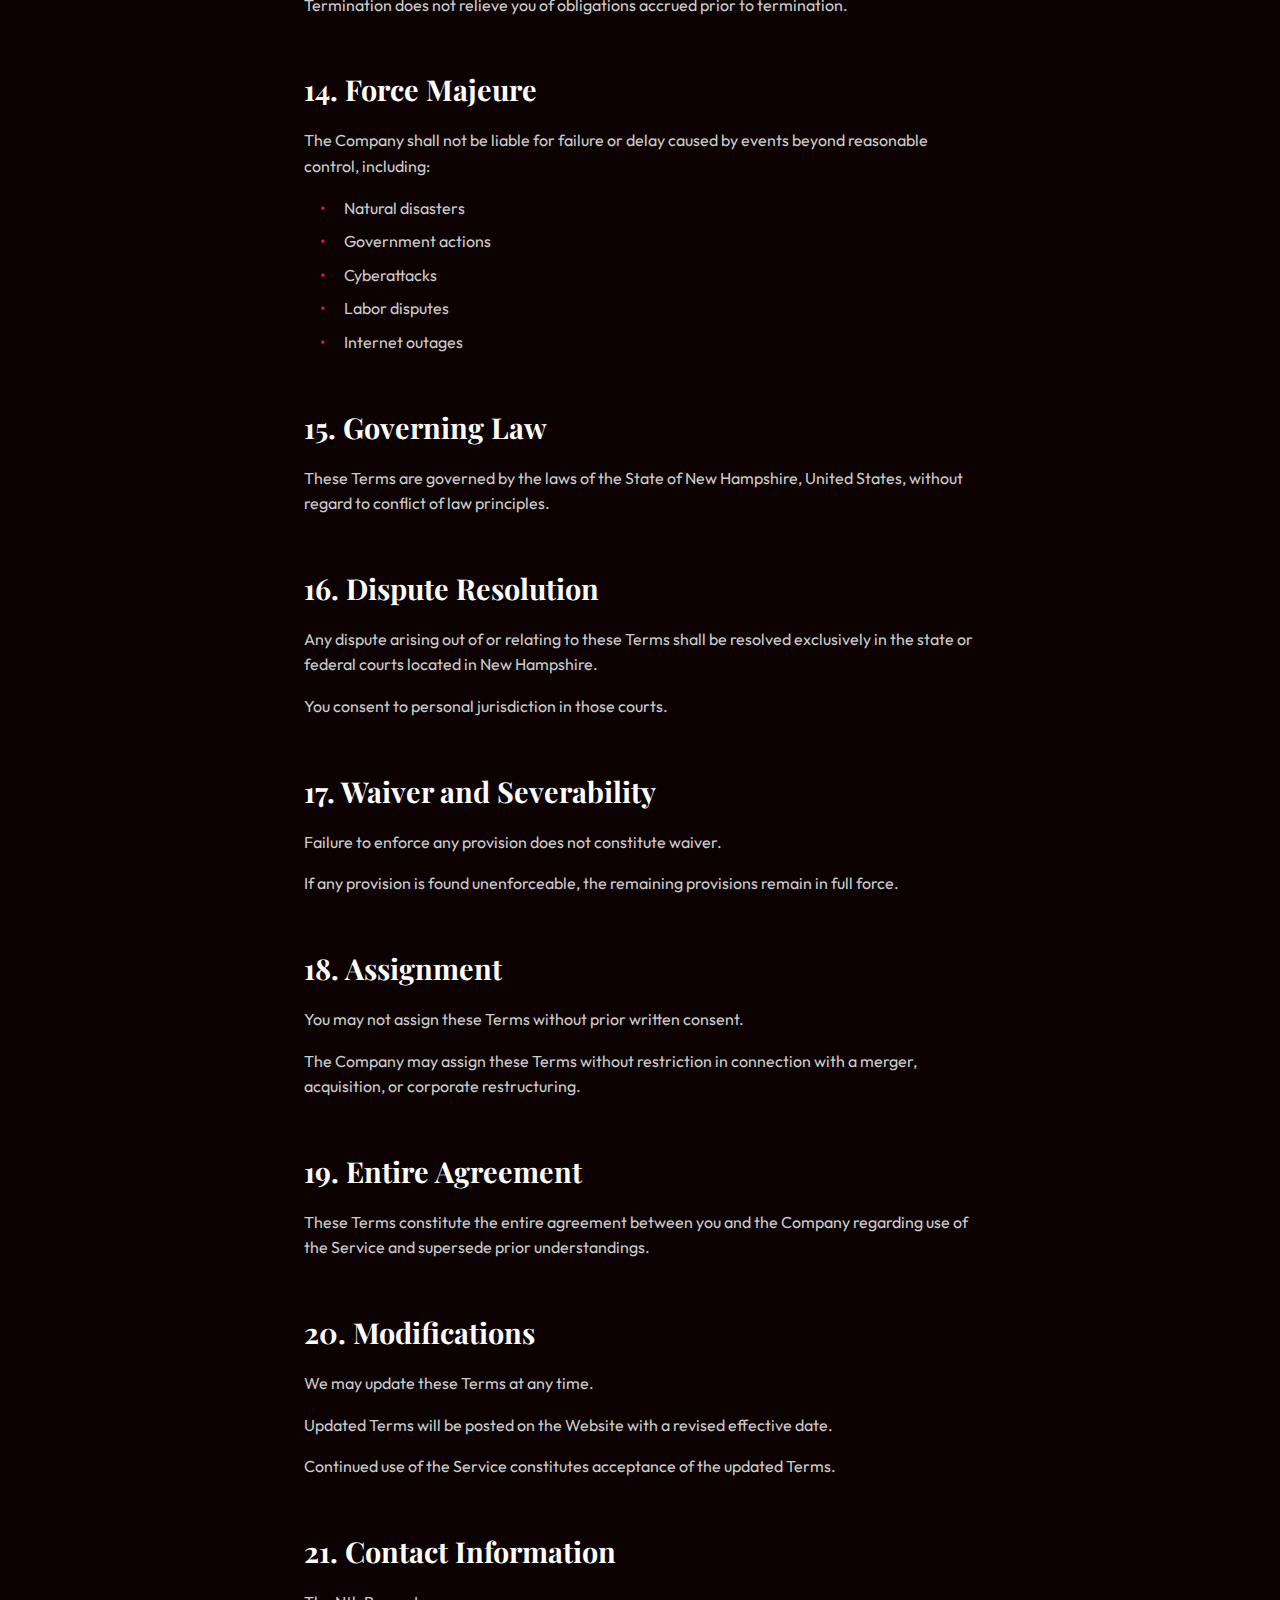
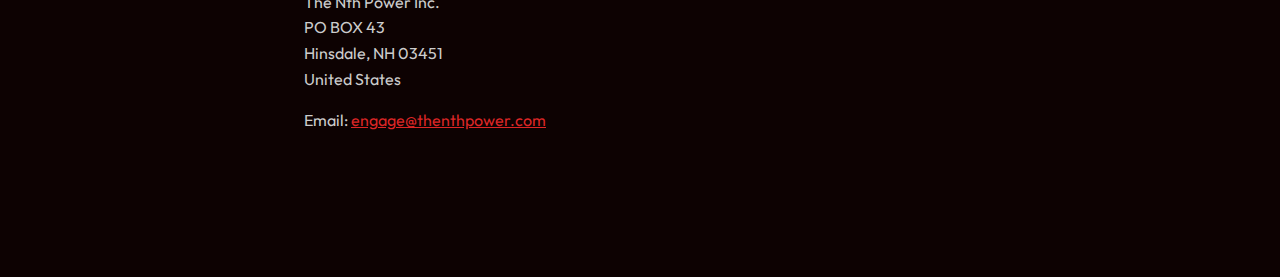
<file: terms-of-service.html>
<!DOCTYPE html>
<html lang="en">

<head>
    <meta charset="UTF-8">
    <meta name="viewport" content="width=device-width, initial-scale=1.0">
    <title>Terms of Service | The Nth Power</title>
    <link rel="preconnect" href="https://fonts.googleapis.com">
    <link rel="preconnect" href="https://fonts.gstatic.com" crossorigin>
    <link
        href="https://fonts.googleapis.com/css2?family=Outfit:wght@300;400;700&family=Playfair+Display:ital,wght@0,400;0,700;1,400&display=swap"
        rel="stylesheet">
    <link rel="stylesheet" href="style.css">
    <style>
        .terms-page {
            max-width: 800px;
            margin: 0 auto;
            padding: 8rem 5vw;
            color: #ccc;
            font-family: 'Outfit', sans-serif;
            line-height: 1.6;
        }

        .terms-page h1 {
            font-family: 'Playfair Display', serif;
            color: #fff;
            font-size: 3rem;
            margin-bottom: 2rem;
            border-bottom: 1px solid var(--accent-red);
            padding-bottom: 1rem;
        }

        .terms-page h2 {
            font-family: 'Playfair Display', serif;
            color: #fff;
            font-size: 1.8rem;
            margin-top: 3rem;
            margin-bottom: 1rem;
        }

        .terms-page p {
            margin-bottom: 1rem;
        }

        .terms-page ul {
            list-style: none;
            padding-left: 1rem;
            margin-bottom: 1rem;
        }

        .terms-page li {
            position: relative;
            padding-left: 1.5rem;
            margin-bottom: 0.5rem;
        }

        .terms-page li::before {
            content: '•';
            color: var(--accent-red);
            position: absolute;
            left: 0;
            top: 0;
        }

        .back-link {
            display: inline-block;
            margin-bottom: 2rem;
            color: var(--accent-red);
            text-decoration: none;
            font-family: 'Inter', monospace;
            text-transform: uppercase;
            letter-spacing: 0.1em;
            font-size: 0.8rem;
            transition: opacity 0.3s;
        }

        .back-link:hover {
            opacity: 0.8;
            text-decoration: underline;
        }
    </style>
</head>

<body>
    <div class="noise-overlay"></div>

    <main class="terms-page">
        <a href="index.html" class="back-link">← Return to Home</a>

        <h1>Terms of Service</h1>
        <p><strong>Last Updated:</strong> February 17, 2026</p>

        <p>These Terms of Service (“Terms”) govern access to and use of the website located at www.thenthpower.com (the
            “Website”) and any related services, content, or functionality provided by The Nth Power Inc., PO BOX 43,
            Hinsdale, NH 03451, United States (“Company,” “we,” “us,” or “our”) (collectively, the “Service”).</p>

        <p>By accessing or using the Service, you (“User,” “you,” or “your”) agree to be bound by these Terms. If you do
            not agree, you must not access or use the Service.</p>

        <p>If you are using the Service on behalf of a company or other legal entity, you represent that you have
            authority to bind that entity to these Terms.</p>

        <h2>1. Eligibility</h2>
        <p>You must be at least 18 years old to use the Service.</p>
        <p>By using the Service, you represent and warrant that:</p>
        <ul>
            <li>You have the legal capacity to enter into a binding agreement.</li>
            <li>Your use of the Service does not violate any applicable law or regulation.</li>
        </ul>

        <h2>2. Scope of Services</h2>
        <p>The Website provides information regarding the Company’s services, which may include consulting, financial
            modeling, enterprise performance management (EPM), systems implementation, database design, analytics, or
            related advisory services.</p>
        <p>Any services provided pursuant to a separate written agreement, statement of work (SOW), or master services
            agreement (MSA) will be governed by that agreement. In the event of conflict, the separate agreement
            controls.</p>
        <p>Nothing on the Website constitutes a binding offer unless explicitly stated.</p>

        <h2>3. User Accounts</h2>
        <p>If you create an account:</p>
        <ul>
            <li>You are responsible for maintaining the confidentiality of your login credentials.</li>
            <li>You are responsible for all activities conducted under your account.</li>
            <li>You must notify us immediately of any unauthorized access.</li>
        </ul>
        <p>We reserve the right to suspend or terminate accounts for violation of these Terms.</p>

        <h2>4. Acceptable Use</h2>
        <p>You agree not to:</p>
        <ul>
            <li>Use the Service for any unlawful purpose.</li>
            <li>Attempt to gain unauthorized access to systems or data.</li>
            <li>Interfere with the security, integrity, or performance of the Service.</li>
            <li>Reverse engineer, decompile, or attempt to extract source code.</li>
            <li>Upload malicious code, malware, or harmful content.</li>
            <li>Use the Service to infringe intellectual property rights.</li>
            <li>Use automated means (bots, scrapers) without authorization.</li>
        </ul>
        <p>We may investigate and take legal action for violations.</p>

        <h2>5. Intellectual Property</h2>
        <p>All content, materials, designs, logos, text, graphics, software, and other content on the Website are owned
            by or licensed to the Company and are protected by intellectual property laws.</p>
        <p>Except as expressly permitted:</p>
        <ul>
            <li>You may not copy, modify, distribute, reproduce, republish, or exploit any content.</li>
            <li>No license or ownership rights are transferred to you.</li>
        </ul>
        <p>All Company trademarks, service marks, and trade names remain the exclusive property of the Company.</p>

        <h2>6. Confidential Information</h2>
        <p>You agree not to disclose any non-public information obtained through the Service without prior written
            consent.</p>
        <p>If services are provided under a separate agreement, confidentiality obligations in that agreement govern.
        </p>

        <h2>7. Third-Party Links and Services</h2>
        <p>The Service may contain links to third-party websites or services.</p>
        <p>We do not control and are not responsible for third-party content, privacy practices, or terms. Access is at
            your own risk.</p>

        <h2>8. Disclaimer of Warranties</h2>
        <p>THE SERVICE IS PROVIDED “AS IS” AND “AS AVAILABLE.”</p>
        <p>TO THE MAXIMUM EXTENT PERMITTED BY LAW, THE COMPANY DISCLAIMS ALL WARRANTIES, EXPRESS OR IMPLIED, INCLUDING:
        </p>
        <ul>
            <li>MERCHANTABILITY</li>
            <li>FITNESS FOR A PARTICULAR PURPOSE</li>
            <li>NON-INFRINGEMENT</li>
            <li>ACCURACY OR RELIABILITY OF CONTENT</li>
        </ul>
        <p>We do not warrant that:</p>
        <ul>
            <li>The Service will be uninterrupted or error-free.</li>
            <li>Defects will be corrected.</li>
            <li>The Service is free of viruses or harmful components.</li>
        </ul>
        <p>Use of the Service is at your sole risk.</p>

        <h2>9. Professional Disclaimer</h2>
        <p>Information provided on the Website is for general informational purposes only and does not constitute legal,
            financial, accounting, or investment advice.</p>
        <p>You should consult qualified professionals before making business or financial decisions.</p>

        <h2>10. Limitation of Liability</h2>
        <p>TO THE MAXIMUM EXTENT PERMITTED BY LAW:</p>
        <p>THE COMPANY SHALL NOT BE LIABLE FOR ANY:</p>
        <ul>
            <li>INDIRECT</li>
            <li>INCIDENTAL</li>
            <li>SPECIAL</li>
            <li>CONSEQUENTIAL</li>
            <li>PUNITIVE</li>
            <li>EXEMPLARY DAMAGES</li>
        </ul>
        <p>INCLUDING LOSS OF PROFITS, REVENUE, DATA, OR BUSINESS INTERRUPTION.</p>
        <p>IN NO EVENT SHALL THE COMPANY’S TOTAL LIABILITY ARISING OUT OF OR RELATED TO THE SERVICE EXCEED ONE HUNDRED
            U.S. DOLLARS (USD $100) UNLESS OTHERWISE AGREED IN A SEPARATE WRITTEN CONTRACT.</p>
        <p>Some jurisdictions do not allow certain limitations; in such cases, liability is limited to the fullest
            extent permitted by law.</p>

        <h2>11. Indemnification</h2>
        <p>You agree to indemnify, defend, and hold harmless the Company and its officers, directors, employees,
            contractors, and affiliates from and against any claims, liabilities, damages, losses, and expenses
            (including reasonable attorneys’ fees) arising out of:</p>
        <ul>
            <li>Your use of the Service</li>
            <li>Your violation of these Terms</li>
            <li>Your infringement of any rights of a third party</li>
        </ul>

        <h2>12. Data Protection</h2>
        <p>Your use of the Service is also governed by our Privacy Policy.</p>
        <p>Where applicable, separate Data Processing Agreements (DPAs) may apply to enterprise clients.</p>

        <h2>13. Suspension and Termination</h2>
        <p>We may suspend or terminate access to the Service at any time:</p>
        <ul>
            <li>For violation of these Terms</li>
            <li>For security reasons</li>
            <li>For legal compliance</li>
            <li>At our discretion</li>
        </ul>
        <p>Termination does not relieve you of obligations accrued prior to termination.</p>

        <h2>14. Force Majeure</h2>
        <p>The Company shall not be liable for failure or delay caused by events beyond reasonable control, including:
        </p>
        <ul>
            <li>Natural disasters</li>
            <li>Government actions</li>
            <li>Cyberattacks</li>
            <li>Labor disputes</li>
            <li>Internet outages</li>
        </ul>

        <h2>15. Governing Law</h2>
        <p>These Terms are governed by the laws of the State of New Hampshire, United States, without regard to conflict
            of law principles.</p>

        <h2>16. Dispute Resolution</h2>
        <p>Any dispute arising out of or relating to these Terms shall be resolved exclusively in the state or federal
            courts located in New Hampshire.</p>
        <p>You consent to personal jurisdiction in those courts.</p>

        <h2>17. Waiver and Severability</h2>
        <p>Failure to enforce any provision does not constitute waiver.</p>
        <p>If any provision is found unenforceable, the remaining provisions remain in full force.</p>

        <h2>18. Assignment</h2>
        <p>You may not assign these Terms without prior written consent.</p>
        <p>The Company may assign these Terms without restriction in connection with a merger, acquisition, or corporate
            restructuring.</p>

        <h2>19. Entire Agreement</h2>
        <p>These Terms constitute the entire agreement between you and the Company regarding use of the Service and
            supersede prior understandings.</p>

        <h2>20. Modifications</h2>
        <p>We may update these Terms at any time.</p>
        <p>Updated Terms will be posted on the Website with a revised effective date.</p>
        <p>Continued use of the Service constitutes acceptance of the updated Terms.</p>

        <h2>21. Contact Information</h2>
        <p>The Nth Power Inc.<br>
            PO BOX 43<br>
            Hinsdale, NH 03451<br>
            United States</p>

        <p>Email: <a href="mailto:engage@thenthpower.com" style="color:var(--accent-red)">engage@thenthpower.com</a></p>
    </main>
</body>

</html>
</file>
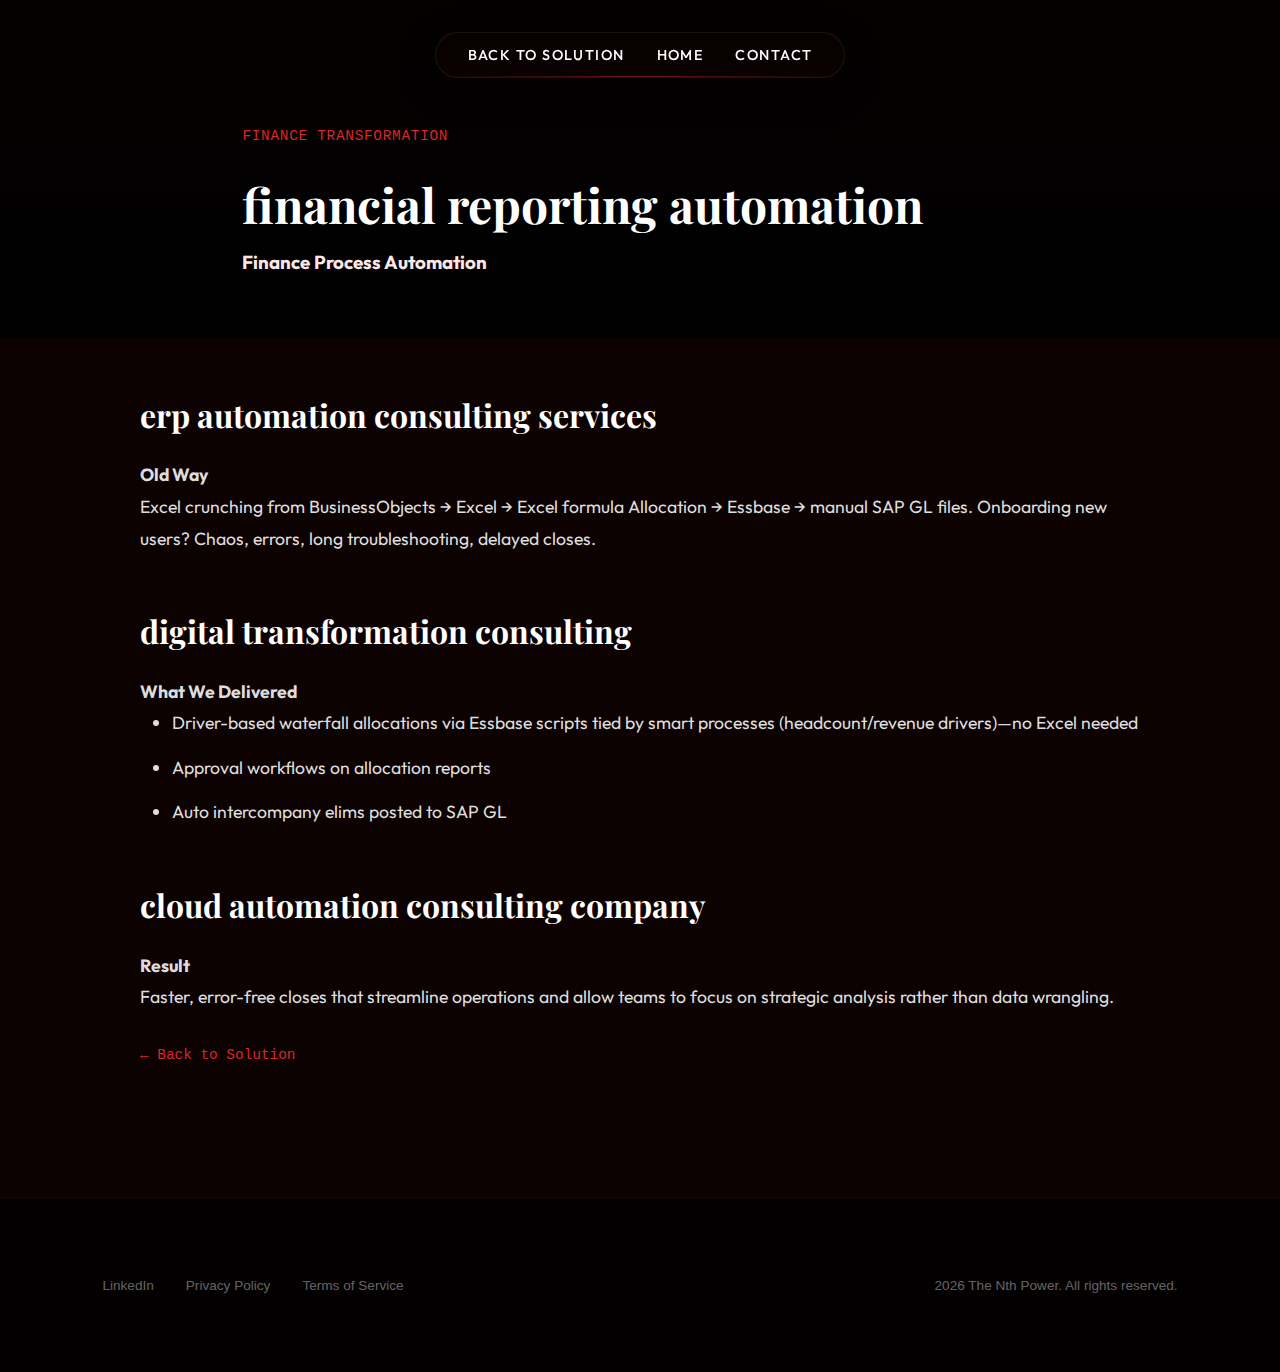
<file: blog-posts/finance-process-automation.html>
<!DOCTYPE html>
<html lang="en">

<head>
    <meta charset="UTF-8">
    <meta name="viewport" content="width=device-width, initial-scale=1.0">
    <meta name="description"
        content="Case study: How The Nth Power transitioned a client from manual Excel inputs to driver-based waterfall allocations using Essbase, eliminating errors and shortening close times.">
    <link rel="canonical" href="https://www.thenthpower.com/blog-posts/finance-process-automation.html">
    <meta property="og:title" content="Finance Process Automation Case Study | The Nth Power">
    <meta property="og:description"
        content="Case study: How The Nth Power transitioned a client from manual Excel inputs to driver-based waterfall allocations using Essbase, eliminating errors and shortening close times.">
    <meta property="og:url" content="https://www.thenthpower.com/blog-posts/finance-process-automation.html">
    <meta property="og:type" content="article">
    <meta property="og:image" content="https://www.thenthpower.com/logo.png">
    <title>Finance Process Automation Case Study | The Nth Power</title>
    <link rel="preconnect" href="https://fonts.googleapis.com">
    <link rel="preconnect" href="https://fonts.gstatic.com" crossorigin>
    <link
        href="https://fonts.googleapis.com/css2?family=Outfit:wght@300;400;700&family=Playfair+Display:ital,wght@0,400;0,700;1,400&display=swap"
        rel="stylesheet">
    <link rel="stylesheet" href="../style.css">
    <link rel="icon" type="image/png" href="../Nth_Favicon.png">
    <style>
        .blog-post-header {
            padding: 8rem 0 4rem 0;
            background: linear-gradient(to bottom, #050101, #000);
            text-align: left;
        }

        .blog-post-header h1 {
            font-family: 'Playfair Display', serif;
            font-size: 3rem;
            color: #fff;
            margin-bottom: 1rem;
            line-height: 1.2;
        }

        .blog-post-meta {
            font-family: 'Inter', monospace;
            color: var(--accent-red);
            font-size: 0.9rem;
            letter-spacing: 0.05em;
            text-transform: uppercase;
            margin-bottom: 2rem;
            display: block;
        }

        .blog-post-content {
            padding: 0 0 6rem 0;
            max-width: 1000px;
            margin: 3rem auto 0 auto;
            /* Added breathing room */
            color: #ddd;
            font-size: 1.1rem;
            line-height: 1.8;
            font-family: 'Outfit', sans-serif;
        }

        .blog-post-content p {
            margin-bottom: 1.5rem;
        }

        .blog-post-content h2 {
            font-family: 'Playfair Display', serif;
            color: #fff;
            margin-top: 3rem;
            margin-bottom: 1rem;
            font-size: 2rem;
        }

        .blog-post-content h3 {
            font-family: 'Inter', sans-serif;
            color: #eee;
            margin-top: 2rem;
            margin-bottom: 1rem;
            font-size: 1.4rem;
        }

        .blog-post-content ul,
        .blog-post-content ol {
            margin-bottom: 2rem;
            padding-left: 2rem;
        }

        .blog-post-content li {
            margin-bottom: 0.8rem;
        }

        /* Removed code-block styles as they are no longer needed for this conceptual post */

        .back-link {
            display: inline-block;
            margin-bottom: 2rem;
            color: var(--accent-red);
            text-decoration: none;
            font-family: 'Inter', monospace;
            font-size: 0.9rem;
            transition: opacity 0.3s;
        }

        .back-link:hover {
            opacity: 0.8;
            text-decoration: underline;
        }

        @media (max-width: 768px) {
            .blog-post-header h1 {
                font-size: 2.2rem;
            }

            .blog-post-header {
                padding: 6rem 0 3rem 0;
            }

            .blog-post-content {
                padding: 0 1rem 6rem 1rem;
                /* More horizontal padding preventing edge jamming */
            }

            .blog-post-meta {
                margin-bottom: 1rem;
            }
        }
    </style>
</head>

<body>
    <div class="noise-overlay"></div>

    <nav class="floating-nav">
        <div class="nav-pill">
            <a href="../solution-finance-transformation.html" class="nav-item">Back to Solution</a>
            <a href="../index.html" class="nav-item">Home</a>
            <a href="../index.html#contact" class="nav-item">Contact</a>
        </div>
    </nav>

    <article>
        <header class="blog-post-header">
            <div class="container" style="max-width: 1000px;">
                <span class="blog-post-meta">Finance Transformation</span>
                <h1 class="sr-only">financial reporting automation</h1>
                <h3>Finance Process Automation</h3>
            </div>
        </header>

        <div class="container blog-post-content">
            <h2 class="sr-only">erp automation consulting services</h2>
            <h4>Old Way</h4>
            <p>Excel crunching from BusinessObjects &rarr; Excel &rarr; Excel formula Allocation &rarr; Essbase &rarr;
                manual SAP GL files. Onboarding new users? Chaos, errors, long troubleshooting, delayed closes.</p>

            <h2 class="sr-only">digital transformation consulting</h2>
            <h4>What We Delivered</h4>
            <ul>
                <li>Driver-based waterfall allocations via Essbase scripts tied by smart processes (headcount/revenue
                    drivers)—no Excel needed</li>
                <li>Approval workflows on allocation reports</li>
                <li>Auto intercompany elims posted to SAP GL</li>
            </ul>

            <h2 class="sr-only">cloud automation consulting company</h2>
            <h4>Result</h4>
            <p>Faster, error-free closes that streamline operations and allow teams to focus on strategic analysis
                rather than data wrangling.</p>

            <a href="../solution-finance-transformation.html" class="back-link">&larr; Back to Solution</a>
        </div>
    </article>


    <footer class="main-footer">
        <div class="container footer-bottom">
            <div class="social-links">
                <a href="https://www.linkedin.com/company/the-nth-power-inc." target="_blank">LinkedIn</a>
                <a href="../privacy-policy.html">Privacy Policy</a>
                <a href="../terms-of-service.html">Terms of Service</a>
            </div>
            <span>2026 The Nth Power. All rights reserved.</span>
        </div>
    </footer>
</body>

</html>
</file>
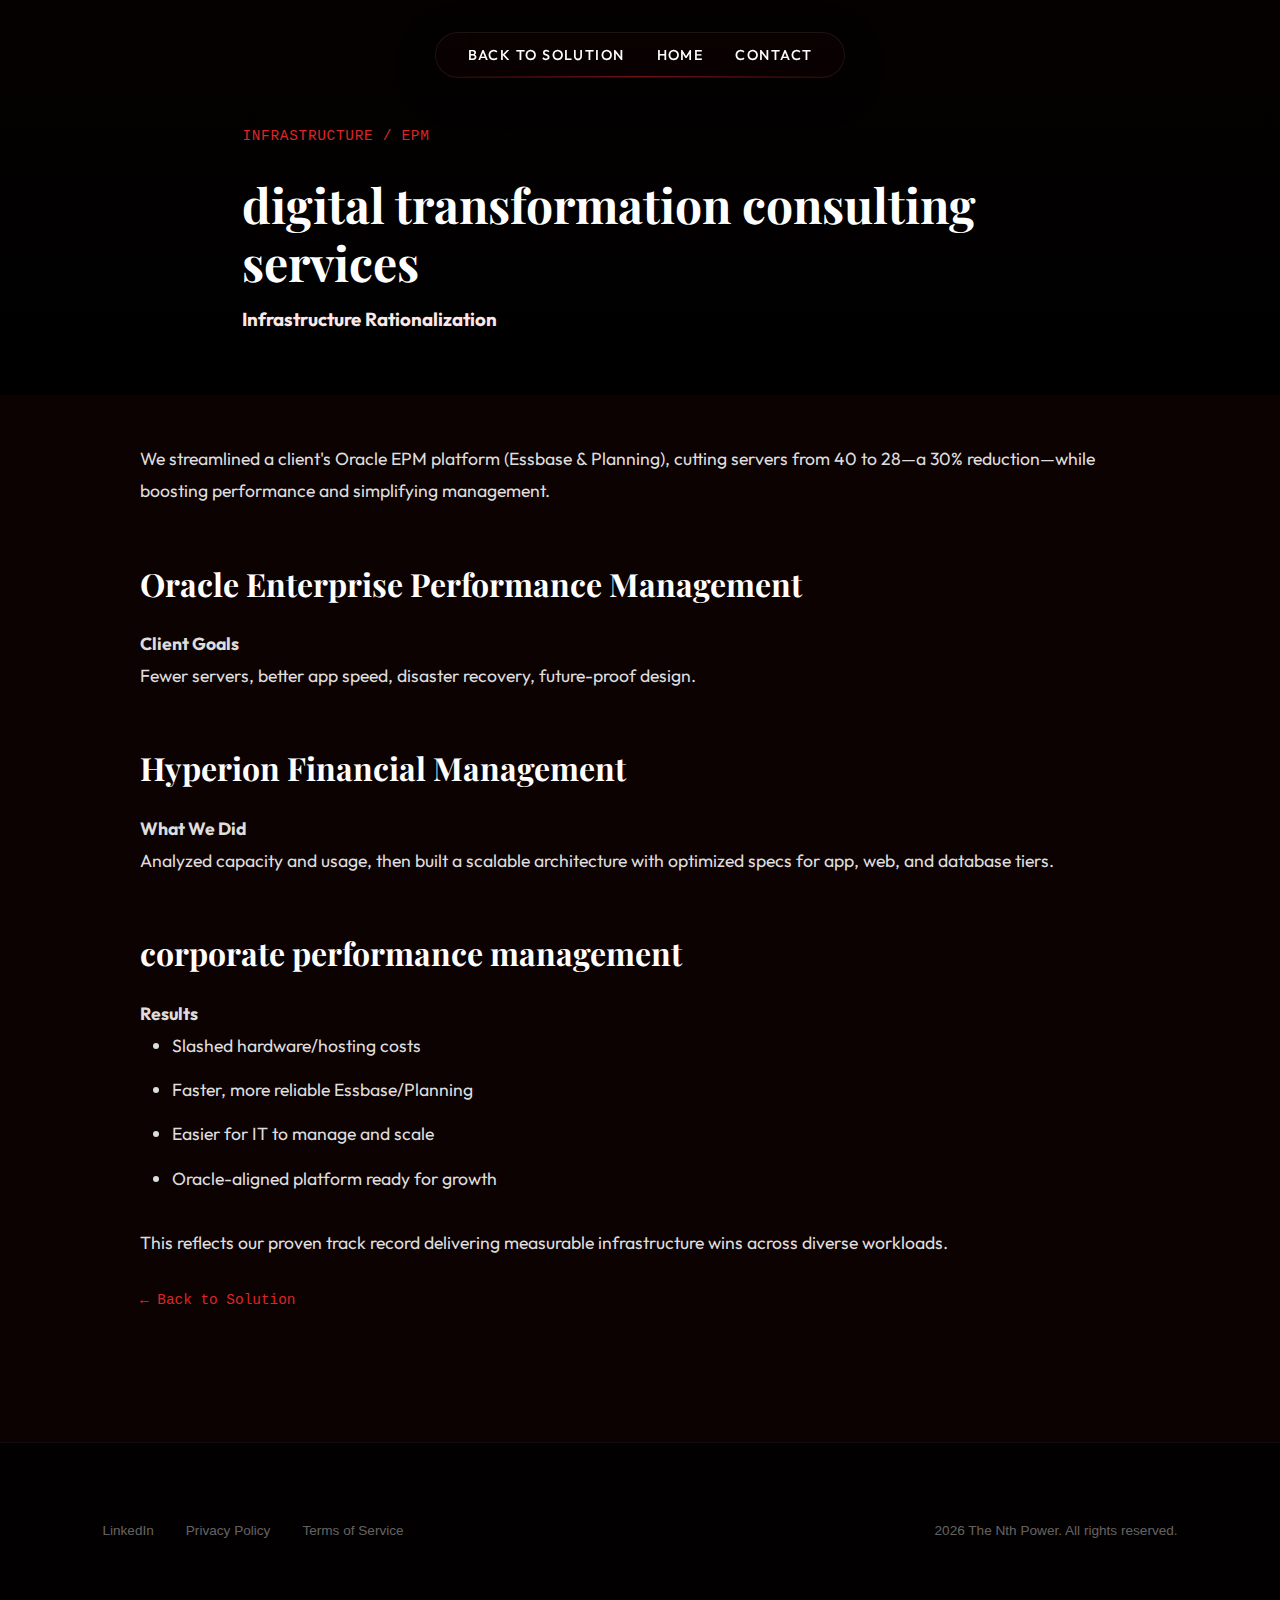
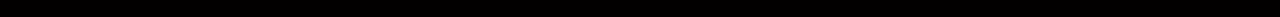
<file: blog-posts/infrastructure-rationalization.html>
<!DOCTYPE html>
<html lang="en">

<head>
    <meta charset="UTF-8">
    <meta name="viewport" content="width=device-width, initial-scale=1.0">
    <meta name="description"
        content="Case study: Learn how The Nth Power streamlined an Oracle EPM platform, reducing server footprint by 30% while dramatically increasing application speed and disaster recovery readiness.">
    <link rel="canonical" href="https://www.thenthpower.com/blog-posts/infrastructure-rationalization.html">
    <meta property="og:title" content="Architecture Rationalization Case Study | The Nth Power">
    <meta property="og:description"
        content="Case study: Learn how The Nth Power streamlined an Oracle EPM platform, reducing server footprint by 30% while dramatically increasing application speed and disaster recovery readiness.">
    <meta property="og:url" content="https://www.thenthpower.com/blog-posts/infrastructure-rationalization.html">
    <meta property="og:type" content="article">
    <meta property="og:image" content="https://www.thenthpower.com/logo.png">
    <title>Architecture Rationalization Case Study | The Nth Power</title>
    <link rel="preconnect" href="https://fonts.googleapis.com">
    <link rel="preconnect" href="https://fonts.gstatic.com" crossorigin>
    <link
        href="https://fonts.googleapis.com/css2?family=Outfit:wght@300;400;700&family=Playfair+Display:ital,wght@0,400;0,700;1,400&display=swap"
        rel="stylesheet">
    <link rel="stylesheet" href="../style.css">
    <link rel="icon" type="image/png" href="../Nth_Favicon.png">
    <style>
        .blog-post-header {
            padding: 8rem 0 4rem 0;
            background: linear-gradient(to bottom, #050101, #000);
            text-align: left;
        }

        .blog-post-header h1 {
            font-family: 'Playfair Display', serif;
            font-size: 3rem;
            color: #fff;
            margin-bottom: 1rem;
            line-height: 1.2;
        }

        .blog-post-meta {
            font-family: 'Inter', monospace;
            color: var(--accent-red);
            font-size: 0.9rem;
            letter-spacing: 0.05em;
            text-transform: uppercase;
            margin-bottom: 2rem;
            display: block;
        }

        .blog-post-content {
            padding: 0 0 6rem 0;
            max-width: 1000px;
            margin: 3rem auto 0 auto;
            /* Added breathing room */
            color: #ddd;
            font-size: 1.1rem;
            line-height: 1.8;
            font-family: 'Outfit', sans-serif;
        }

        .blog-post-content p {
            margin-bottom: 1.5rem;
        }

        .blog-post-content h2 {
            font-family: 'Playfair Display', serif;
            color: #fff;
            margin-top: 3rem;
            margin-bottom: 1rem;
            font-size: 2rem;
        }

        .blog-post-content h3 {
            font-family: 'Inter', sans-serif;
            color: #eee;
            margin-top: 2rem;
            margin-bottom: 1rem;
            font-size: 1.4rem;
        }

        .blog-post-content ul,
        .blog-post-content ol {
            margin-bottom: 2rem;
            padding-left: 2rem;
        }

        .blog-post-content li {
            margin-bottom: 0.8rem;
        }

        /* Removed code-block styles as they are no longer needed for this conceptual post */

        .back-link {
            display: inline-block;
            margin-bottom: 2rem;
            color: var(--accent-red);
            text-decoration: none;
            font-family: 'Inter', monospace;
            font-size: 0.9rem;
            transition: opacity 0.3s;
        }

        .back-link:hover {
            opacity: 0.8;
            text-decoration: underline;
        }

        @media (max-width: 768px) {
            .blog-post-header h1 {
                font-size: 2.2rem;
            }

            .blog-post-header {
                padding: 6rem 0 3rem 0;
            }

            .blog-post-content {
                padding: 0 1rem 6rem 1rem;
                /* More horizontal padding preventing edge jamming */
            }

            .blog-post-meta {
                margin-bottom: 1rem;
            }
        }
    </style>
</head>

<body>
    <div class="noise-overlay"></div>

    <nav class="floating-nav">
        <div class="nav-pill">
            <a href="../solution-infrastructure.html" class="nav-item">Back to Solution</a>
            <a href="../index.html" class="nav-item">Home</a>
            <a href="../index.html#contact" class="nav-item">Contact</a>
        </div>
    </nav>

    <article>
        <header class="blog-post-header">
            <div class="container" style="max-width: 1000px;">
                <span class="blog-post-meta">Infrastructure / EPM</span>
                <h1 class="sr-only">digital transformation consulting services</h1>
                <h3>Infrastructure Rationalization</h3>
            </div>
        </header>

        <div class="container blog-post-content">
            <p>We streamlined a client's Oracle EPM platform (Essbase & Planning), cutting servers from 40 to 28—a 30%
                reduction—while boosting performance and simplifying management.</p>

            <h2 class="sr-only">Oracle Enterprise Performance Management</h2>
            <h4>Client Goals</h4>
            <p>Fewer servers, better app speed, disaster recovery, future-proof design.</p>

            <h2 class="sr-only">Hyperion Financial Management</h2>
            <h4>What We Did</h4>
            <p>Analyzed capacity and usage, then built a scalable architecture with optimized specs for app, web, and
                database tiers.</p>

            <h2 class="sr-only">corporate performance management</h2>
            <h4>Results</h4>
            <ul>
                <li>Slashed hardware/hosting costs</li>
                <li>Faster, more reliable Essbase/Planning</li>
                <li>Easier for IT to manage and scale</li>
                <li>Oracle-aligned platform ready for growth</li>
            </ul>

            <p>This reflects our proven track record delivering measurable infrastructure wins across diverse workloads.
            </p>

            <a href="../solution-infrastructure.html" class="back-link">&larr; Back to Solution</a>
        </div>
    </article>


    <footer class="main-footer">
        <div class="container footer-bottom">
            <div class="social-links">
                <a href="https://www.linkedin.com/company/the-nth-power-inc." target="_blank">LinkedIn</a>
                <a href="../privacy-policy.html">Privacy Policy</a>
                <a href="../terms-of-service.html">Terms of Service</a>
            </div>
            <span>2026 The Nth Power. All rights reserved.</span>
        </div>
    </footer>
</body>

</html>
</file>
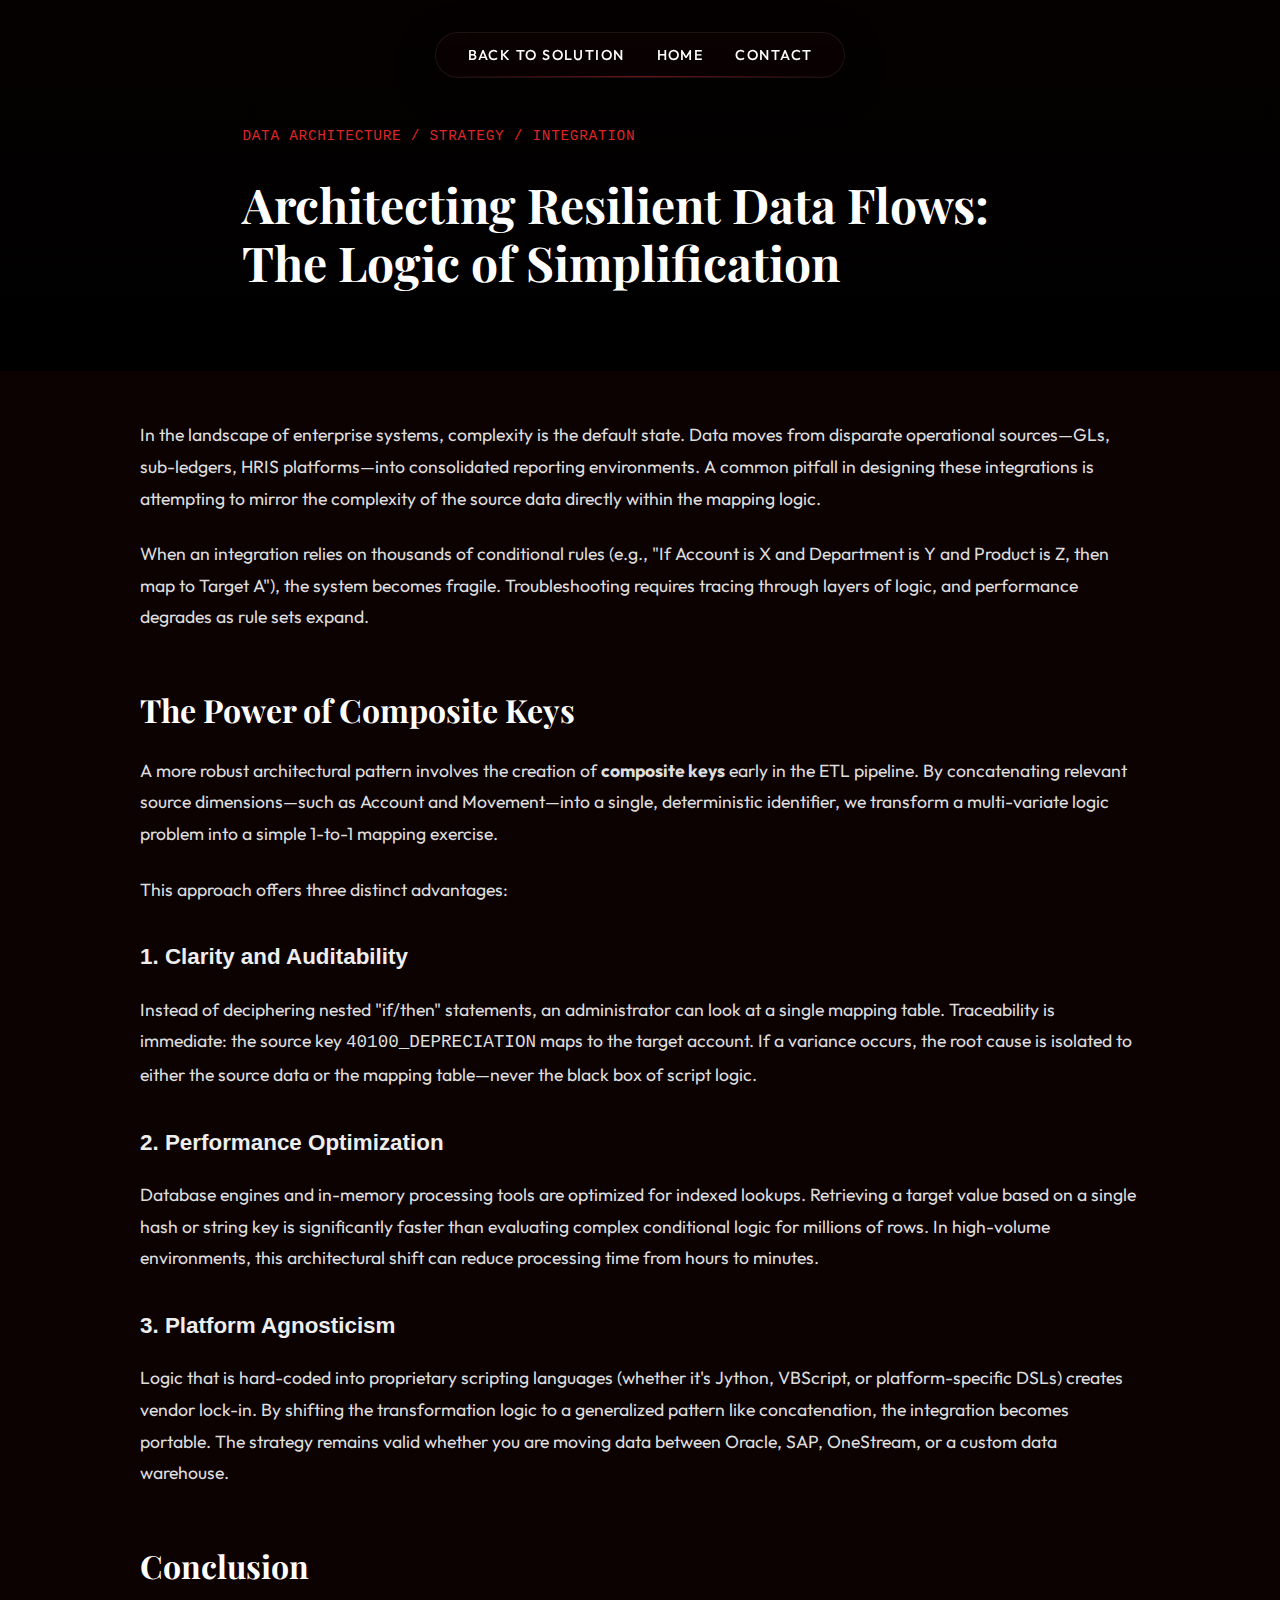
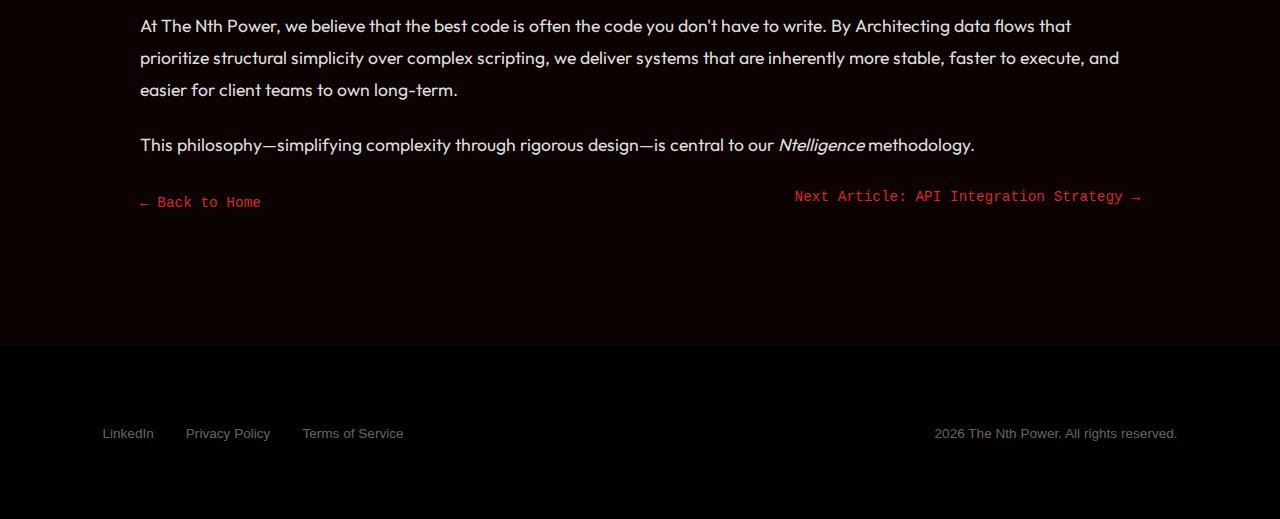
<file: blog-posts/jython-fdmee-concat.html>
<!DOCTYPE html>
<html lang="en">

<head>
    <meta charset="UTF-8">
    <meta name="viewport" content="width=device-width, initial-scale=1.0">
    <title>Architecting Resilient Integations | The Nth Power</title>
    <link rel="preconnect" href="https://fonts.googleapis.com">
    <link rel="preconnect" href="https://fonts.gstatic.com" crossorigin>
    <link
        href="https://fonts.googleapis.com/css2?family=Outfit:wght@300;400;700&family=Playfair+Display:ital,wght@0,400;0,700;1,400&display=swap"
        rel="stylesheet">
    <link rel="stylesheet" href="../style.css">
    <style>
        .blog-post-header {
            padding: 8rem 0 4rem 0;
            background: linear-gradient(to bottom, #050101, #000);
            text-align: left;
        }

        .blog-post-header h1 {
            font-family: 'Playfair Display', serif;
            font-size: 3rem;
            color: #fff;
            margin-bottom: 1rem;
            line-height: 1.2;
        }

        .blog-post-meta {
            font-family: 'Inter', monospace;
            color: var(--accent-red);
            font-size: 0.9rem;
            letter-spacing: 0.05em;
            text-transform: uppercase;
            margin-bottom: 2rem;
            display: block;
        }

        .blog-post-content {
            padding: 0 0 6rem 0;
            max-width: 1000px;
            margin: 3rem auto 0 auto;
            /* Added breathing room */
            color: #ddd;
            font-size: 1.1rem;
            line-height: 1.8;
            font-family: 'Outfit', sans-serif;
        }

        .blog-post-content p {
            margin-bottom: 1.5rem;
        }

        .blog-post-content h2 {
            font-family: 'Playfair Display', serif;
            color: #fff;
            margin-top: 3rem;
            margin-bottom: 1rem;
            font-size: 2rem;
        }

        .blog-post-content h3 {
            font-family: 'Inter', sans-serif;
            color: #eee;
            margin-top: 2rem;
            margin-bottom: 1rem;
            font-size: 1.4rem;
        }

        .blog-post-content ul,
        .blog-post-content ol {
            margin-bottom: 2rem;
            padding-left: 2rem;
        }

        .blog-post-content li {
            margin-bottom: 0.8rem;
        }

        /* Removed code-block styles as they are no longer needed for this conceptual post */

        .back-link {
            display: inline-block;
            margin-bottom: 2rem;
            color: var(--accent-red);
            text-decoration: none;
            font-family: 'Inter', monospace;
            font-size: 0.9rem;
            transition: opacity 0.3s;
        }

        .back-link:hover {
            opacity: 0.8;
            text-decoration: underline;
        }

        @media (max-width: 768px) {
            .blog-post-header h1 {
                font-size: 2.2rem;
            }

            .blog-post-header {
                padding: 6rem 0 3rem 0;
            }

            .blog-post-content {
                padding: 0 1rem 6rem 1rem;
                /* More horizontal padding preventing edge jamming */
            }

            .blog-post-meta {
                margin-bottom: 1rem;
            }
        }
    </style>
</head>

<body>
    <div class="noise-overlay"></div>

    <nav class="floating-nav">
        <div class="nav-pill">
            <a href="../solution-data-integration.html" class="nav-item">Back to Solution</a>
            <a href="../index.html" class="nav-item">Home</a>
            <a href="../index.html#contact" class="nav-item">Contact</a>
        </div>
    </nav>

    <article>
        <header class="blog-post-header">
            <div class="container" style="max-width: 1000px;">
                <span class="blog-post-meta">Data Architecture / Strategy / Integration</span>
                <h1>Architecting Resilient Data Flows: The Logic of Simplification</h1>
            </div>
        </header>

        <div class="container blog-post-content">
            <p>In the landscape of enterprise systems, complexity is the default state. Data moves from disparate
                operational sources—GLs, sub-ledgers, HRIS platforms—into consolidated reporting environments. A common
                pitfall in designing these integrations is attempting to mirror the complexity of the source data
                directly within the mapping logic.</p>

            <p>When an integration relies on thousands of conditional rules (e.g., "If Account is X and Department is Y
                and Product is Z, then map to Target A"), the system becomes fragile. Troubleshooting requires tracing
                through layers of logic, and performance degrades as rule sets expand.</p>

            <h2>The Power of Composite Keys</h2>

            <p>A more robust architectural pattern involves the creation of <strong>composite keys</strong> early in the
                ETL pipeline. By concatenating relevant source dimensions—such as Account and Movement—into a single,
                deterministic identifier, we transform a multi-variate logic problem into a simple 1-to-1 mapping
                exercise.</p>

            <p>This approach offers three distinct advantages:</p>

            <h3>1. Clarity and Auditability</h3>
            <p>Instead of deciphering nested "if/then" statements, an administrator can look at a single mapping table.
                Traceability is immediate: the source key <code>40100_DEPRECIATION</code> maps to the target account. If
                a variance occurs, the root cause is isolated to either the source data or the mapping table—never the
                black box of script logic.</p>

            <h3>2. Performance Optimization</h3>
            <p>Database engines and in-memory processing tools are optimized for indexed lookups. Retrieving a target
                value based on a single hash or string key is significantly faster than evaluating complex conditional
                logic for millions of rows. In high-volume environments, this architectural shift can reduce processing
                time from hours to minutes.</p>

            <h3>3. Platform Agnosticism</h3>
            <p>Logic that is hard-coded into proprietary scripting languages (whether it's Jython, VBScript, or
                platform-specific DSLs) creates vendor lock-in. By shifting the transformation logic to a generalized
                pattern like concatenation, the integration becomes portable. The strategy remains valid whether you are
                moving data between Oracle, SAP, OneStream, or a custom data warehouse.</p>

            <h2>Conclusion</h2>
            <p>At The Nth Power, we believe that the best code is often the code you don't have to write. By
                Architecting data flows that prioritize structural simplicity over complex scripting, we deliver systems
                that are inherently more stable, faster to execute, and easier for client teams to own long-term.</p>

            <p>This philosophy—simplifying complexity through rigorous design—is central to our <em>Ntelligence</em>
                methodology.</p>

            <a href="./onestream-rest-api.html" class="back-link" style="float: right;">Next Article: API Integration
                Strategy &rarr;</a>
            <a href="../index.html" class="back-link">&larr; Back to Home</a>
        </div>
    </article>


    <footer class="main-footer">
        <div class="container footer-bottom">
            <div class="social-links">
                <a href="https://www.linkedin.com/company/the-nth-power-inc." target="_blank">LinkedIn</a>
                <a href="../privacy-policy.html">Privacy Policy</a>
                <a href="../terms-of-service.html">Terms of Service</a>
            </div>
            <span>2026 The Nth Power. All rights reserved.</span>
        </div>
    </footer>
</body>

</html>
</file>
<file: style.css>
:root {
    --bg-color: #0d0202;
    /* Very dark almost black red */
    --primary-red: #7f1d1d;
    /* Dark Red */
    --accent-red: #dc2626;
    /* Brighter red for highlights */
    --text-color: #fce7e7;
    --glass-bg: rgba(255, 255, 255, 0.03);
    --glass-border: rgba(255, 255, 255, 0.05);
}

* {
    margin: 0;
    padding: 0;
    box-sizing: border-box;
}

body {
    background-color: var(--bg-color);
    color: var(--text-color);
    font-family: 'Outfit', sans-serif;
    overflow-x: hidden;
    /* Allow vertical scroll, hide horizontal */
    width: 100vw;
    display: block;
    /* Changed from flex to allow normal flow */
}

#loader-overlay {
    position: fixed;
    top: 0;
    left: 0;
    width: 100%;
    height: 100%;
    background: #000;
    z-index: 9999;
    display: flex;
    justify-content: center;
    align-items: center;
}

.loader-logo {
    width: 400px;
    height: auto;
    object-fit: contain;
    opacity: 0;
    filter: drop-shadow(0 0 20px rgba(220, 38, 38, 0.4));
}

/* Navigation - Floating Glass Pill */
.floating-nav {
    position: fixed;
    top: 2rem;
    left: 0;
    width: 100%;
    display: flex;
    justify-content: center;
    z-index: 100;
    pointer-events: none;
    /* Let clicks pass through outside the pill */
}

.nav-pill {
    pointer-events: auto;
    background: rgba(13, 2, 2, 0.6);
    /* Dark semi-transparent */
    backdrop-filter: blur(12px);
    -webkit-backdrop-filter: blur(12px);
    border: 1px solid rgba(255, 255, 255, 0.08);
    padding: 0.8rem 2rem;
    border-radius: 100px;
    display: flex;
    gap: 2rem;
    align-items: center;
    box-shadow: 0 10px 40px rgba(0, 0, 0, 0.3);
    position: relative;
    /* overflow: hidden; Removed */
}

.nav-item {
    color: #fff;
    /* Force white for visibility check */
    text-decoration: none;
    font-size: 0.9rem;
    font-weight: 500;
    text-transform: uppercase;
    letter-spacing: 0.1em;
    transition: all 0.3s ease;
    position: relative;
    z-index: 2;
}

.nav-item:hover {
    color: #fff;
    text-shadow: 0 0 10px rgba(255, 255, 255, 0.5);
}

/* Dropdown Navigation */
.nav-dropdown {
    position: relative;
    display: inline-block;
    height: 100%;
}

.nav-dropdown-content {
    display: none;
    position: absolute;
    background: rgba(13, 2, 2, 0.95);
    min-width: 220px;
    box-shadow: 0 10px 30px rgba(0, 0, 0, 0.5);
    border: 1px solid var(--glass-border);
    backdrop-filter: blur(12px);
    z-index: 1000;
    border-radius: 12px;
    top: 200%;
    left: 50%;
    transform: translateX(-50%);
    padding: 0.5rem 0;
    opacity: 0;
    transition: all 0.3s ease;
}

.nav-dropdown:hover .nav-dropdown-content {
    display: block;
    animation: fadeIn 0.3s forwards;
}

@keyframes fadeIn {
    to {
        opacity: 1;
        top: 120%;
    }
}

.nav-dropdown-content a {
    color: rgba(255, 255, 255, 0.7);
    padding: 0.8rem 1.5rem;
    text-decoration: none;
    display: block;
    font-family: 'Inter', sans-serif;
    font-size: 0.8rem;
    transition: 0.2s;
    text-transform: uppercase;
    letter-spacing: 0.05em;
    text-align: left;
    border-bottom: 1px solid rgba(255, 255, 255, 0.03);
}

.nav-dropdown-content a:last-child {
    border-bottom: none;
}

.nav-dropdown-content a:hover {
    background: rgba(255, 255, 255, 0.05);
    color: var(--accent-red);
    padding-left: 2rem;
}

/* Hover glowing effect at the bottom */
.nav-pill::before {
    content: '';
    position: absolute;
    bottom: 0;
    left: 50%;
    transform: translateX(-50%);
    width: 100%;
    height: 1px;
    background: linear-gradient(90deg, transparent, var(--accent-red), transparent);
    opacity: 0.5;
}

.hero-container {
    position: relative;
    z-index: 10;
    display: flex;
    flex-direction: column;
    align-items: center;
    justify-content: center;
    text-align: center;
    width: 100%;
    height: 100vh;
    /* Full viewport height */
    overflow: hidden;
    /* Keep the fancy effects contained in hero */
}

.logo-img {
    height: 50px;
    /* Adjust based on preference */
    width: auto;
    object-fit: contain;
}

/* Container for the logo anchor */
/* Container for the logo anchor */
/* Button group hidden globally */
.cta-group {
    display: none !important;
}

.central-emblem {
    position: absolute;
    top: 50%;
    left: 50%;
    transform: translate(-50%, -50%);
    z-index: 20;
    display: flex;
    justify-content: center;
    align-items: center;
    pointer-events: none;
    width: 100%;
    /* Ensure full width for centering */
    height: auto;
}

.central-logo-img {
    width: 60vw;
    /* Responsive width */
    max-width: 700px;
    /* Big and bold */
    min-width: 300px;
    height: auto;
    object-fit: contain;
    /* Aggressive filter: brightens text to white, high contrast separates, high saturation keeps red from turning pink */
    filter: brightness(3) contrast(1.5) saturate(3) drop-shadow(0 0 20px rgba(220, 38, 38, 0.4));
    opacity: 0;
    /* Animated in */
}

/* Global Container */
.container {
    max-width: 1400px;
    margin: 0 auto;
    padding: 0 8vw;
    /* Spacing from edges */
}

.hero-subtitle {
    position: absolute;
    /* Absolute now to sit below the fixed center logo */
    top: 65%;
    /* Push down below the logo */
    left: 50%;
    transform: translateX(-50%) translateY(20px);
    /* transform Y is part of animation start state */
    width: 100%;
    text-align: center;

    font-size: clamp(14px, 1.5vw, 1.2rem);
    line-height: 1.6;
    color: rgba(255, 255, 255, 0.9);
    max-width: 80vw;
    opacity: 0;
    text-shadow: 0 2px 4px rgba(0, 0, 0, 0.8);
    z-index: 15;
}

.cta-group {
    position: absolute;
    bottom: 15%;
    left: 50%;
    transform: translateX(-50%) translateY(20px);
    /* transform Y is part of animation start state */
    display: flex;
    gap: 1.5rem;
    justify-content: center;
    opacity: 0;
    z-index: 15;
}

button {
    padding: 1.5vw 3vw;
    /* Scalable padding */
    border-radius: 50px;
    border: none;
    font-size: clamp(10px, 1.2vw, 16px);
    /* Scalable font */
    text-transform: uppercase;
    letter-spacing: 0.1em;
    cursor: pointer;
    transition: all 0.3s ease;
    font-family: 'Outfit', sans-serif;
    font-weight: 600;
    white-space: nowrap;
}

.btn-primary {
    display: inline-block;
    /* Ensure anchor tags behave like blocks */
    padding: 1.5vw 3vw;
    border-radius: 50px;
    border: none;
    font-size: clamp(10px, 1.2vw, 16px);
    text-transform: uppercase;
    letter-spacing: 0.1em;
    cursor: pointer;
    transition: all 0.3s ease;
    font-family: 'Outfit', sans-serif;
    font-weight: 600;
    white-space: nowrap;
    background: var(--accent-red);
    color: #fff;
    box-shadow: 0 0 20px rgba(220, 38, 38, 0.4);
    text-decoration: none;
    /* Remove underline for links */
}

/* Button group hidden globally as requested */
.cta-group {
    display: none;
}

.btn-secondary {
    background: transparent;
    color: var(--text-color);
    border: 1px solid rgba(255, 255, 255, 0.2);
    backdrop-filter: blur(10px);
}

.btn-secondary:hover {
    border-color: var(--accent-red);
    background: rgba(220, 38, 38, 0.1);
}

#canvas-container {
    position: absolute;
    top: 0;
    left: 0;
    width: 100%;
    height: 100%;
    z-index: 1;
    /* Behind content */
}

/* Scrollbar hide */
::-webkit-scrollbar {
    width: 8px;
    background: #0d0202;
}

::-webkit-scrollbar-thumb {
    background: #333;
    border-radius: 4px;
}

/* Import Technical Font */
@import url('https://fonts.googleapis.com/css2?family=Inter:wght@300;400;500;600&display=swap');

/* Technologies Section - Elegant Professional */
.tech-section {
    position: relative;
    padding: 4vw 3vw 8vw;
    /* Reduced section padding */
    background: linear-gradient(180deg, #000000 0%, #0a0101 100%);
}

.tech-container {
    max-width: 1300px;
    margin: 0 auto;
    padding: 0 8vw;
    /* Spacing from edges */
    position: relative;
    z-index: 2;
}

/* Header */
.tech-header {
    text-align: center;
    margin-bottom: 6rem;
    position: relative;
}

.header-line {
    width: 60px;
    height: 1px;
    background: linear-gradient(90deg, transparent, #dc2626, transparent);
    margin: 0 auto 2rem;
    animation: lineGrow 2s ease-out;
}

@keyframes lineGrow {
    from {
        width: 0;
        opacity: 0;
    }

    to {
        width: 60px;
        opacity: 1;
    }
}

.tech-title {
    font-family: 'Inter', sans-serif;
    font-size: clamp(1.5rem, 4vw, 3rem);
    font-weight: 300;
    color: #ffffff;
    margin-bottom: 1rem;
    letter-spacing: -0.02em;
}

.tech-subtitle {
    font-family: 'Inter', sans-serif;
    font-size: clamp(0.7rem, 1.2vw, 1.2rem);
    font-weight: 400;
    color: rgba(255, 255, 255, 0.5);
    letter-spacing: 0.05em;
}

/* Showcase Grid */
/* Showcase Grid */
.tech-showcase {
    display: grid;
    grid-template-columns: repeat(4, 1fr);
    /* 4 Columns */
    gap: 2vw;
    /* Increased scalable gap */
    max-width: 1200px;
    margin: 4rem auto 0;
    /* Increase top margin */
}

/* Responsive Scaling instead of Stacking */
@media (max-width: 1024px) {
    .tech-item {
        /* Maintain aspect ratio but allow shrinking */
        aspect-ratio: 16/10;
    }
}

/* Tech Item */
.tech-item {
    position: relative;
    aspect-ratio: 16/10;
    transition: transform 0.6s cubic-bezier(0.16, 1, 0.3, 1);
}

.tech-item:hover {
    transform: none;
    /* Removed hover animation */
}

/* Animated Border */
.tech-border {
    display: none;
    /* Removing complex border segments in favor of solid border */
}

/* Adding solid red border to the inner container */
/* Adding glass-morphism style to the inner container */
/* Old container styles removed */


.border-segment {
    position: absolute;
    background: linear-gradient(90deg,
            rgba(220, 38, 38, 0) 0%,
            rgba(220, 38, 38, 0.6) 50%,
            rgba(220, 38, 38, 0) 100%);
    transition: all 0.6s cubic-bezier(0.16, 1, 0.3, 1);
    opacity: 1;
    /* Always visible */
}

/* Border segment styles removed */

/* Inner Content */
.tech-inner {
    position: relative;
    width: 100%;
    height: 100%;
    /* Glass / Gradient Look */
    background: linear-gradient(135deg, rgba(255, 255, 255, 0.03) 0%, rgba(255, 255, 255, 0) 100%);
    border: 1px solid rgba(255, 255, 255, 0.1);
    box-shadow: 0 4px 20px rgba(0, 0, 0, 0.5), inset 0 0 0 1px rgba(255, 255, 255, 0.05);

    backdrop-filter: blur(20px);
    -webkit-backdrop-filter: blur(20px);
    display: flex;
    flex-direction: column;
    align-items: center;
    justify-content: center;
    padding: 2vw 1.5vw;
    transition: all 0.6s cubic-bezier(0.16, 1, 0.3, 1);
    overflow: hidden;
    border-radius: 30px;
}

/* Red accent glow */
.tech-inner::after {
    content: '';
    position: absolute;
    bottom: 0;
    left: 0;
    right: 0;
    height: 1px;
    background: linear-gradient(90deg, transparent, var(--accent-red), transparent);
    opacity: 0.5;
}

.tech-inner::before {
    content: '';
    position: absolute;
    inset: 0;
    background: radial-gradient(circle at 50% 50%,
            rgba(255, 255, 255, 0.03) 0%,
            transparent 70%);
    opacity: 0;
    /* Hidden unless active */
    transition: opacity 0.6s ease;
}

/* Hover effects removed */

/* Logo Container */
.logo-container {
    width: 100%;
    height: 60%;
    /* Relative height */
    display: flex;
    align-items: center;
    justify-content: center;
    margin-bottom: 0;
    position: relative;
    top: 0;
    height: 100%;
}

.logo-container img {
    max-width: 90%;
    max-height: 90%;
    object-fit: contain;
    filter: brightness(1) contrast(1.1);
    transition: all 0.6s cubic-bezier(0.16, 1, 0.3, 1);
}

/* Logo hover effect removed */

/* Tech Meta */
/* Meta info removed */

/* Staggered Animation on Load */
.tech-item:nth-child(1) {
    animation: fadeInUp 0.8s ease-out 0.1s backwards;
}

.tech-item:nth-child(2) {
    animation: fadeInUp 0.8s ease-out 0.2s backwards;
}

.tech-item:nth-child(3) {
    animation: fadeInUp 0.8s ease-out 0.3s backwards;
}

.tech-item:nth-child(4) {
    animation: fadeInUp 0.8s ease-out 0.4s backwards;
}

.tech-item:nth-child(5) {
    animation: fadeInUp 0.8s ease-out 0.5s backwards;
}

@keyframes fadeInUp {
    from {
        opacity: 0;
        transform: translateY(30px);
    }

    to {
        opacity: 1;
        transform: translateY(0);
    }
}

/* OneStream logo inversion to white */
.tech-item[data-platform="onestream"] .logo-container img {
    filter: invert(1) brightness(1) contrast(1.1);
}

/* OneStream hover effect removed */

/* =========================================
   NEW SECTIONS (Services, Solutions, About, Contact)
   ========================================= */

/* General Section Utilities */
.section-tag {
    font-family: 'Inter', monospace;
    color: var(--accent-red);
    font-size: 0.8rem;
    letter-spacing: 0.3em;
    display: block;
    margin-bottom: 1rem;
    text-transform: uppercase;
}

.section-title {
    font-family: 'Playfair Display', serif;
    font-size: clamp(2.5rem, 5vw, 3.5rem);
    margin-bottom: 2rem;
    line-height: 1.1;
    color: #fff;
}

.section-subtitle {
    font-size: 1.1rem;
    color: var(--text-color);
    max-width: 600px;
    margin: 0 auto;
    opacity: 0.8;
}

.center {
    text-align: center;
}

.header-line-left {
    width: 60px;
    height: 1px;
    background: var(--accent-red);
    margin: 0 0 2rem 0;
}

/* Services Section */
.services-section {
    padding: 4rem 0;
    /* Reduced padding */
    background: #080101;
    /* Slightly lighter than pure black */
}

.services-grid {
    display: grid;
    grid-template-columns: 1fr 1fr;
    gap: 4rem;
    margin-top: 6rem;
}

.service-block {
    background: var(--glass-bg);
    border: 1px solid var(--glass-border);
    border-radius: 4px;
    padding: 3rem;
    transition: all 0.5s ease;
    position: relative;
    overflow: hidden;
}

.service-block:hover {
    border-color: var(--accent-red);
    transform: translateY(-5px);
    background: rgba(255, 255, 255, 0.05);
}

.service-icon-shape {
    width: 50px;
    height: 50px;
    margin-bottom: 2rem;
    position: relative;
    border: 1px solid var(--accent-red);
}

.implementation-icon {
    transform: rotate(45deg);
    /* Diamond */
    box-shadow: 0 0 15px rgba(220, 38, 38, 0.2);
}

.managed-icon {
    border-radius: 50%;
    /* Circle */
    box-shadow: inset 0 0 15px rgba(220, 38, 38, 0.2);
}

.service-block h3 {
    font-family: 'Inter', sans-serif;
    font-size: 1.8rem;
    margin-bottom: 1rem;
    font-weight: 300;
}

.service-block p {
    color: var(--text-color);
    margin-bottom: 2rem;
    line-height: 1.6;
    font-weight: 300;
}

.methodology-list {
    list-style: none;
    border-top: 1px solid var(--glass-border);
    padding-top: 2rem;
}

.methodology-list li {
    margin-bottom: 1rem;
    position: relative;
    padding-left: 1.5rem;
    font-size: 0.9rem;
}

.methodology-list li::before {
    content: '›';
    color: var(--accent-red);
    position: absolute;
    left: 0;
    font-weight: bold;
}

.methodology-list strong {
    color: #fff;
    font-weight: 500;
}

/* Interactive Managed Services */
.interactive-ms-features {
    display: flex;
    flex-wrap: wrap;
    gap: 0.8rem;
    margin-bottom: 2rem;
}

.ms-feature {
    padding: 0.5rem 1.2rem;
    background: rgba(255, 255, 255, 0.05);
    border: 1px solid var(--glass-border);
    border-radius: 50px;
    font-size: 0.8rem;
    font-family: 'Inter', monospace;
    cursor: pointer;
    transition: all 0.3s ease;
    text-transform: uppercase;
    letter-spacing: 0.05em;
}

.ms-feature:hover,
.ms-feature.active {
    background: var(--accent-red);
    border-color: var(--accent-red);
    color: #fff;
    box-shadow: 0 0 15px rgba(220, 38, 38, 0.4);
}

.ms-feature-display {
    background: rgba(0, 0, 0, 0.3);
    padding: 1.5rem;
    border-left: 3px solid var(--accent-red);
    font-size: 0.95rem;
    min-height: 100px;
    display: flex;
    flex-direction: column;
    justify-content: center;
    transition: opacity 0.3s ease;
}

/* Solutions Section */
.solutions-section {
    padding: 6rem 0;
    background: #000;
}

.solutions-grid {
    display: grid;
    grid-template-columns: repeat(auto-fit, minmax(350px, 1fr));
    gap: 2rem;
    margin-top: 5rem;
}

.solution-card {
    border: 1px solid var(--glass-border);
    padding: 3rem 2rem;
    transition: all 0.4s ease;
    background: linear-gradient(135deg, rgba(255, 255, 255, 0.02) 0%, transparent 100%);
    position: relative;
    text-decoration: none;
    display: block;
    /* Ensure it treats anchor as block */
}

.solution-card:hover {
    border-color: var(--accent-red);
    background: rgba(220, 38, 38, 0.05);
    transform: translateY(-5px);
}

.solution-num {
    font-family: 'Inter', monospace;
    color: var(--accent-red);
    font-size: 1.5rem;
    margin-bottom: 1.5rem;
    opacity: 0.5;
    transition: 0.4s;
}

.solution-card:hover .solution-num {
    opacity: 1;
    transform: scale(1.1);
}

.solution-card h4 {
    font-family: 'Playfair Display', serif;
    font-size: 1.5rem;
    margin-bottom: 1rem;
    color: #fff;
}

.solution-card p {
    font-size: 0.95rem;
    color: var(--text-color);
    line-height: 1.6;
    opacity: 0.7;
}

/* Testimonials */
.testimonials-wrapper {
    margin-top: 6rem;
    padding-top: 4rem;
    border-top: 1px solid rgba(255, 255, 255, 0.1);
}

.testimonials-header {
    font-family: 'Inter', monospace;
    font-size: 0.9rem;
    letter-spacing: 0.2em;
    text-transform: uppercase;
    color: rgba(255, 255, 255, 0.5);
    text-align: center;
    margin-bottom: 3rem;
    display: block;
}

.testimonials-carousel {
    display: grid;
    grid-template-columns: repeat(3, 1fr);
    gap: 2rem;
}

.testimonial-card {
    background: rgba(255, 255, 255, 0.02);
    border: 1px solid var(--glass-border);
    padding: 2rem;
    border-radius: 4px;
    display: flex;
    flex-direction: column;
    justify-content: space-between;
    transition: all 0.3s ease;
}

.testimonial-card:hover {
    border-color: rgba(255, 255, 255, 0.3);
    background: rgba(255, 255, 255, 0.04);
}

.client-logo-container {
    height: 60px;
    /* Increased height from 40px */
    margin-bottom: 1.5rem;
    display: flex;
    align-items: center;
}

.client-logo {
    max-height: 100%;
    max-width: 180px;
    /* Increased width limit */
    opacity: 1;
    transition: all 0.3s ease;
    filter: none;
    /* Always full color */
}

/* Specific Logo Sizing */
.client-logo[src*="lockheed"] {
    width: 180px;
    /* Enhance small logo visibility */
    height: auto;
}

.client-logo[src*="altria"] {
    height: 48px;
    /* Slight increase */
    width: auto;
}

.client-logo[src*="mars"] {
    height: 40px;
    /* Maintain existing good size */
    width: auto;
}

.client-quote {
    font-family: 'Playfair Display', serif;
    font-style: italic;
    font-size: 1.1rem;
    color: #dedede;
    margin-bottom: 1.5rem;
    line-height: 1.6;
}

.client-meta {
    border-top: 1px solid rgba(255, 255, 255, 0.1);
    padding-top: 1rem;
    display: flex;
    flex-direction: column;
}

.client-name {
    font-family: 'Inter', sans-serif;
    font-weight: 700;
    color: #fff;
    font-size: 0.9rem;
}

.client-role {
    font-family: 'Inter', sans-serif;
    color: rgba(255, 255, 255, 0.5);
    font-size: 0.85rem;
    margin-top: 0.2rem;
}

/* About Section */
.about-section {
    padding: 6rem 0;
    background: #050101;
    overflow: hidden;
}

.about-container {
    max-width: 1000px;
    margin: 0 auto;
    padding: 0 8vw;
    /* Spacing from edges */
    text-align: center;
    display: flex;
    flex-direction: column;
    align-items: center;
    gap: 4rem;
}

.about-content p {
    margin-bottom: 2rem;
    font-size: 1.25rem;
    line-height: 1.8;
    color: rgba(255, 255, 255, 0.9);
    max-width: 800px;
    margin-left: auto;
    margin-right: auto;
}

.about-content h2.section-title {
    margin-bottom: 3rem;
    font-size: 4rem;
}

.header-line-left {
    /* Change to center for this section */
    margin: 0 auto 3rem auto;
}

.methodology-pill-group {
    display: flex;
    gap: 1.5rem;
    margin-top: 2rem;
    justify-content: center;
    flex-wrap: wrap;
}

.method-pill {
    padding: 1rem 2rem;
    background: rgba(255, 255, 255, 0.03);
    border: 1px solid rgba(255, 255, 255, 0.2);
    border-radius: 50px;
    font-size: 0.9rem;
    letter-spacing: 0.15em;
    text-transform: uppercase;
    font-family: 'Inter', sans-serif;
    color: #fff;
    transition: 0.3s;
}

.method-pill:hover {
    background: var(--accent-red);
    border-color: var(--accent-red);
    transform: translateY(-5px);
}

/* Removed Image Visuals */
.about-visual,
.about-image-mask,
.about-stats-mini {
    display: none;
}

/* Cleaned up removed visual components */

/* Contact Section */
.contact-section {
    padding: 6rem 0;
    background: #000;
}

.contact-grid {
    display: grid;
    grid-template-columns: 1fr 1.5fr;
    gap: 6rem;
}

.contact-link {
    display: flex;
    align-items: center;
    gap: 1rem;
    margin-bottom: 1.5rem;
    font-size: 1.2rem;
}

.contact-link a {
    color: #fff;
    text-decoration: none;
    transition: 0.3s;
    border-bottom: 1px solid transparent;
}

.contact-link a:hover {
    color: var(--accent-red);
    border-bottom-color: var(--accent-red);
}

.downloads-group {
    margin-top: 4rem;
    display: flex;
    flex-direction: column;
    gap: 1rem;
}

/* Download and Calendar buttons removed */

/* Precision Form */
.precision-form {
    padding: 3rem;
    background: rgba(255, 255, 255, 0.02);
    border: 1px solid var(--glass-border);
}

.form-row {
    display: grid;
    grid-template-columns: 1fr 1fr;
    gap: 2rem;
}

.input-group {
    margin-bottom: 2rem;
    position: relative;
}

.input-group label {
    display: block;
    font-family: 'Inter', monospace;
    font-size: 0.7rem;
    color: rgba(255, 255, 255, 0.5);
    margin-bottom: 0.5rem;
    letter-spacing: 0.1em;
    transition: 0.3s;
}

.input-group input,
.input-group textarea {
    width: 100%;
    background: transparent;
    border: none;
    border-bottom: 1px solid var(--glass-border);
    padding: 0.8rem 0;
    color: #fff;
    font-family: 'Outfit', sans-serif;
    font-size: 1.1rem;
    transition: 0.3s;
    border-radius: 0;
}

.input-group input:focus,
.input-group textarea:focus {
    outline: none;
    border-bottom-color: var(--accent-red);
}

.input-group input:focus+label,
.input-group textarea:focus+label {
    color: var(--accent-red);
}

/* Form Status Message */
.form-status {
    margin-top: 1rem;
    font-family: 'Inter', sans-serif;
    font-size: 0.9rem;
    color: #fff;
    opacity: 0;
    transition: opacity 0.5s ease;
}

.form-status.success {
    color: var(--accent-red);
    opacity: 1;
}

.form-status.error {
    color: #ff4444;
    opacity: 1;
}

/* Footer */
.main-footer {
    padding: 5rem 0;
    border-top: 1px solid var(--glass-border);
    background: #020000;
    margin-top: 0;
    position: relative;
    z-index: 10;
}

.footer-bottom {
    display: flex;
    justify-content: space-between;
    align-items: center;
    color: rgba(255, 255, 255, 0.4);
    font-family: 'Inter', sans-serif;
    font-size: 0.85rem;
}

.footer-logo {
    color: #fff;
    font-weight: 700;
    letter-spacing: 0.1em;
}

.footer-tiny-logo {
    height: 30px;
    width: auto;
    object-fit: contain;
    filter: brightness(3) contrast(1.5) saturate(3) drop-shadow(0 0 10px rgba(220, 38, 38, 0.4));
}

.social-links {
    display: flex;
    gap: 2rem;
}

.social-links a {
    color: inherit;
    text-decoration: none;
    transition: 0.3s;
}

.social-links a:hover {
    color: var(--accent-red);
}

/* =========================================
   NEW EXPANDED SERVICES SECTION
   ========================================= */

.services-wrapper {
    display: flex;
    flex-direction: column;
    gap: 6rem;
    margin-top: 4rem;
}

.service-expanded-block {
    background: rgba(255, 255, 255, 0.04);
    border: 1px solid var(--accent-red);
    box-shadow: 0 10px 40px rgba(0, 0, 0, 0.5);
    border-radius: 8px;
    padding: 0;
    overflow: hidden;
    transition: all 0.5s cubic-bezier(0.16, 1, 0.3, 1);
}

/* Hover effect made permanent */

.service-expanded-header {
    display: flex;
    align-items: center;
    gap: 2rem;
    padding: 3rem 4rem;
    background: linear-gradient(90deg, rgba(220, 38, 38, 0.05) 0%, transparent 100%);
    border-bottom: 1px solid var(--glass-border);
}

.service-icon-large {
    width: 60px;
    height: 60px;
    border: 1px solid var(--accent-red);
    position: relative;
    flex-shrink: 0;
}

.implementation-icon {
    transform: rotate(45deg);
    box-shadow: 0 0 20px rgba(220, 38, 38, 0.2);
}

.managed-icon {
    border-radius: 50%;
    box-shadow: inset 0 0 20px rgba(220, 38, 38, 0.2);
}

.cloud-icon {
    border-radius: 12px;
    box-shadow: 0 0 20px rgba(220, 38, 38, 0.2);
}

.service-header-text h3 {
    font-family: 'Playfair Display', serif;
    font-size: 2.2rem;
    color: #fff;
    margin-bottom: 0.5rem;
}

.service-tagline {
    font-family: 'Inter', monospace;
    color: var(--accent-red);
    letter-spacing: 0.1em;
    text-transform: uppercase;
    font-size: 0.85rem;
}

.service-expanded-body {
    padding: 4rem;
    display: grid;
    grid-template-columns: 1fr 1fr;
    gap: 4rem;
}

.service-main-desc p {
    font-size: 1.15rem;
    line-height: 1.8;
    color: #ddd;
    margin-bottom: 2rem;
    font-weight: 300;
}

.service-details-grid {
    display: grid;
    grid-template-columns: 1fr 1fr;
    gap: 3rem;
    border-left: 1px solid var(--glass-border);
    padding-left: 3rem;
}

.detail-column h4 {
    font-family: 'Inter', sans-serif;
    text-transform: uppercase;
    letter-spacing: 0.1em;
    font-size: 0.8rem;
    color: rgba(255, 255, 255, 0.5);
    margin-bottom: 1.5rem;
}

.detail-column ul {
    list-style: none;
}

.detail-column li {
    margin-bottom: 0.8rem;
    font-size: 0.95rem;
    color: #ccc;
    position: relative;
    padding-left: 1.2rem;
}

.detail-column li::before {
    content: '•';
    color: var(--accent-red);
    position: absolute;
    left: 0;
}

/* Managed Services Specific Layout Override */
/* Managed and Implementation use same grid format now */

/* Responsive */
@media (max-width: 1024px) {
    .service-expanded-body {
        grid-template-columns: 1fr;
        padding: 2rem;
    }

    .service-details-grid {
        border-left: none;
        padding-left: 0;
        grid-template-columns: 1fr;
    }

    .service-expanded-header {
        padding: 2rem;
        flex-direction: column;
        text-align: center;
    }
}

/* =========================================
   COMPREHENSIVE RESPONSIVE OPTIMIZATION
   ========================================= */

/* Tablet & Smaller Laptops (max-width: 1024px) */
@media (max-width: 1024px) {
    .container {
        padding: 0 5vw;
    }

    .services-grid,
    .contact-grid {
        grid-template-columns: 1fr;
        gap: 4rem;
    }

    .hero-subtitle {
        width: 90%;
        font-size: 1rem;
    }
}

/* Mobile Devices (max-width: 768px) */
@media (max-width: 768px) {

    /* Typography Scaling */
    html {
        font-size: 14px;
        /* Slightly smaller base font */
    }

    .section-title {
        font-size: 2.5rem;
        /* Cap huge titles */
    }

    .about-content h2.section-title {
        font-size: 2.5rem;
    }

    /* Navigation - Scale down for mobile */
    .nav-pill {
        padding: 0.8rem 1rem;
        gap: 1rem;
        width: 90vw;
        justify-content: space-around;
    }

    .nav-item {
        font-size: 0.75rem;
    }

    /* Hero Section */
    .central-emblem {
        position: absolute !important;
        top: 50% !important;
        /* Revert to center alignment */
    }

    .central-logo-img {
        width: 80vw;
    }

    .cta-group {
        width: 100%;
        flex-direction: column;
        align-items: center;
        bottom: 10%;
        gap: 1rem;
    }

    button {
        width: 80%;
        max-width: 300px;
    }

    /* Solutions Section - Fix Grid Overflow */
    .solutions-grid {
        grid-template-columns: 1fr 1fr;
        /* 2 columns for squares */
        gap: 1rem;
    }

    .solution-card {
        aspect-ratio: 1/1;
        /* Force square */
        display: flex;
        flex-direction: column;
        justify-content: center;
        align-items: center;
        text-align: center;
        padding: 1rem;

        /* Permanent "Active" State on Mobile */
        border-color: var(--accent-red);
        background: rgba(220, 38, 38, 0.05);
        transform: none !important;
        /* Disable hover lift */
    }

    .solution-num {
        opacity: 1;
        transform: scale(1.1);
        margin-bottom: 0.5rem;
        font-size: 1.2rem;
    }

    .solution-card h4 {
        font-size: 0.9rem;
        /* Smaller text to fit square */
        margin-bottom: 0;
        line-height: 1.3;
    }

    /* Contact Section Mobile */
    .contact-form-container {
        display: none !important;
    }

    .contact-grid {
        display: block;
        /* Stack */
        text-align: center;
    }

    .contact-info {
        display: flex;
        flex-direction: column;
        align-items: center;
        /* Center everything horizontally */
        width: 100%;
    }

    .header-line-left {
        margin: 0 auto 2rem auto;
        /* Center the red line */
    }

    .contact-methods {
        display: flex;
        justify-content: center;
        width: 100%;
    }

    .downloads-group {
        width: 100%;
        max-width: 300px;
        /* Constrain button width */
        margin: 2rem auto 0 auto;
        /* Reduced top margin, centered */
    }

    /* Footer */
    .footer-bottom {
        flex-direction: column;
        gap: 2rem;
        text-align: center;
    }

    /* Services Expanded Mobile Tweaks */
    .floating-nav {
        top: 3rem;
        /* Increase top spacing for menu */
    }

    .nav-pill {
        padding: 1.2rem 1.5rem !important;
        /* Make menu thicker/bigger */
    }

    .testimonials-wrapper {
        border-top: none !important;
        /* Remove line above trusted by */
    }

    .btn-primary {
        padding: 1.5rem 3rem !important;
        /* Thicker buttons */
        border-radius: 999px !important;
    }

    /* Services Expanded Mobile Tweaks */
    .service-expanded-body {
        padding: 1.5rem;
        gap: 1.5rem;
    }

    /* SLIM DOWN MOBILE: Hide verbose text */
    .service-main-desc,
    .about-content p:not(:first-of-type),
    .solution-card p {
        display: none;
    }

    /* Keep just the core lists and headers */
    .service-header-text h3 {
        font-size: 1.6rem;
    }

    .service-tagline {
        font-size: 0.7rem;
    }

    /* Compact lists */
    .detail-column h4 {
        margin-bottom: 0.8rem;
    }

    .detail-column li {
        margin-bottom: 0.5rem;
        font-size: 0.85rem;
    }

    /* Reduce section padding on mobile */
    /* Reduce section padding on mobile */
    .tech-section,
    .solutions-section,
    .about-section {
        padding: 4rem 0 !important;
    }

    .contact-section {
        padding: 4rem 0 8rem 0 !important;
        /* Extra bottom padding to prevent button cutoff */
    }

    /* Mobile Carousel for Testimonials */
    .testimonials-carousel {
        display: flex;
        overflow-x: auto;
        gap: 1.5rem;
        padding: 1rem 0.5rem 2rem 0.5rem;
        scroll-snap-type: x mandatory;
        -webkit-overflow-scrolling: touch;
        scrollbar-width: none;
    }

    .testimonials-carousel::-webkit-scrollbar {
        display: none;
    }

    .testimonial-card {
        min-width: 85%;
        scroll-snap-align: center;
        margin-right: 0;
    }

    .hero-container {
        height: 100svh;
        /* Stable height - ignores address bar resizing */
        min-height: 100svh;
        /* Fallback */
        /* Fix for iOS */
        padding: 0;
        display: flex;
        align-items: center;
        justify-content: center;
    }

    .central-logo-img {
        width: 80vw;
        /* Slightly larger on mobile for impact */
        max-width: 400px;
    }

    .central-emblem {
        position: absolute !important;
        top: 50% !important;
        left: 50% !important;
        transform: translate(-50%, -50%) !important;
        width: auto;
        display: flex;
        justify-content: center;
        align-items: center;
    }

    /* Show subtitle on mobile */
    .hero-subtitle {
        display: block !important;
        top: 60%;
        width: 90%;
        font-size: 0.9rem;
        padding: 0 1rem;
    }

    /* Ensure buttons are gone (redundant but safe) */
    .cta-group {
        display: none !important;
    }

    .interactive-ms-features {
        grid-template-columns: 1fr;
        /* Stack interactive buttons */
    }
}

/* Small Mobile (max-width: 480px) */
@media (max-width: 480px) {
    .nav-pill {
        width: 100% !important;
        max-width: 100% !important;
        padding: 1rem 0rem !important;
        /* Thicker vertically, tight horizontally */
        gap: 0.2rem !important;
        justify-content: center !important;
        overflow-x: visible !important;
    }

    .nav-item {
        font-size: 0.75rem;
        /* Shrink text slightly to fit */
        letter-spacing: 0.05em;
        padding: 0 0.3rem;
    }

    .nav-dropdown-content {
        position: fixed;
        top: auto;
        bottom: 0;
        left: 0;
        width: 100%;
        transform: none;
        border-radius: 20px 20px 0 0;
        padding: 1rem;
    }

    /* Ensure About text is readable but minimal */
    .about-content p:first-of-type {
        font-size: 1rem;
    }
}

/* Force details visible on touch devices */
/* Touch overrides removed */

/* =========================================
   Ntelligence Definition Section
   ========================================= */
.ntelligence-section {
    padding: 8rem 0;
    position: relative;
    overflow: hidden;
    /* Clean dark background slightly lighter than body to stand out */
    background: linear-gradient(180deg, #0a0101 0%, #150505 100%);
    border-top: 1px solid rgba(220, 38, 38, 0.1);
    border-bottom: 1px solid rgba(220, 38, 38, 0.1);
}

.ntelligence-container {
    display: flex;
    align-items: center;
    gap: 4rem;
    max-width: 1200px;
    margin: 0 auto;
    padding: 0 5vw;
}

.ntelligence-visual {
    flex: 1;
    display: flex;
    justify-content: center;
    align-items: center;
}

.ntelligence-logo {
    max-width: 80%;
    height: auto;
    filter: drop-shadow(0 0 30px rgba(220, 38, 38, 0.15));
    transition: transform 0.5s ease;
}

.ntelligence-logo:hover {
    transform: scale(1.02);
}

.ntelligence-content {
    flex: 1.2;
    /* Give text slightly more space */
}

/* Heading style */
/* Heading style */
.ntelligence-content h2.section-title {
    font-family: 'Outfit', sans-serif;
    font-size: clamp(2rem, 4vw, 3.5rem);
    margin-bottom: 1.5rem;
    color: #fff;
    text-align: left;
}

.ntelligence-content .header-line-left {
    margin: 0 0 2rem 0;
    background: var(--accent-red);
    width: 60px;
    height: 3px;
}

.ntelligence-content p {
    font-size: 1.1rem;
    line-height: 1.8;
    color: rgba(255, 255, 255, 0.85);
    margin-bottom: 1.5rem;
    font-weight: 300;
}

/* Responsive */
@media (max-width: 900px) {
    .ntelligence-section {
        padding: 4rem 0;
    }

    .ntelligence-container {
        flex-direction: column;
        gap: 3rem;
        text-align: center;
    }

    .ntelligence-visual {
        order: 1;
        width: 100%;
        margin-bottom: 1rem;
    }

    .ntelligence-logo {
        max-width: 250px;
        /* Reasonable size on mobile */
    }

    .ntelligence-content {
        order: 2;
        text-align: center;
    }

    .ntelligence-content h2.section-title {
        text-align: center;
    }

    .ntelligence-content .header-line-left {
        margin: 0 auto 2rem auto;
    }
}
</file>
